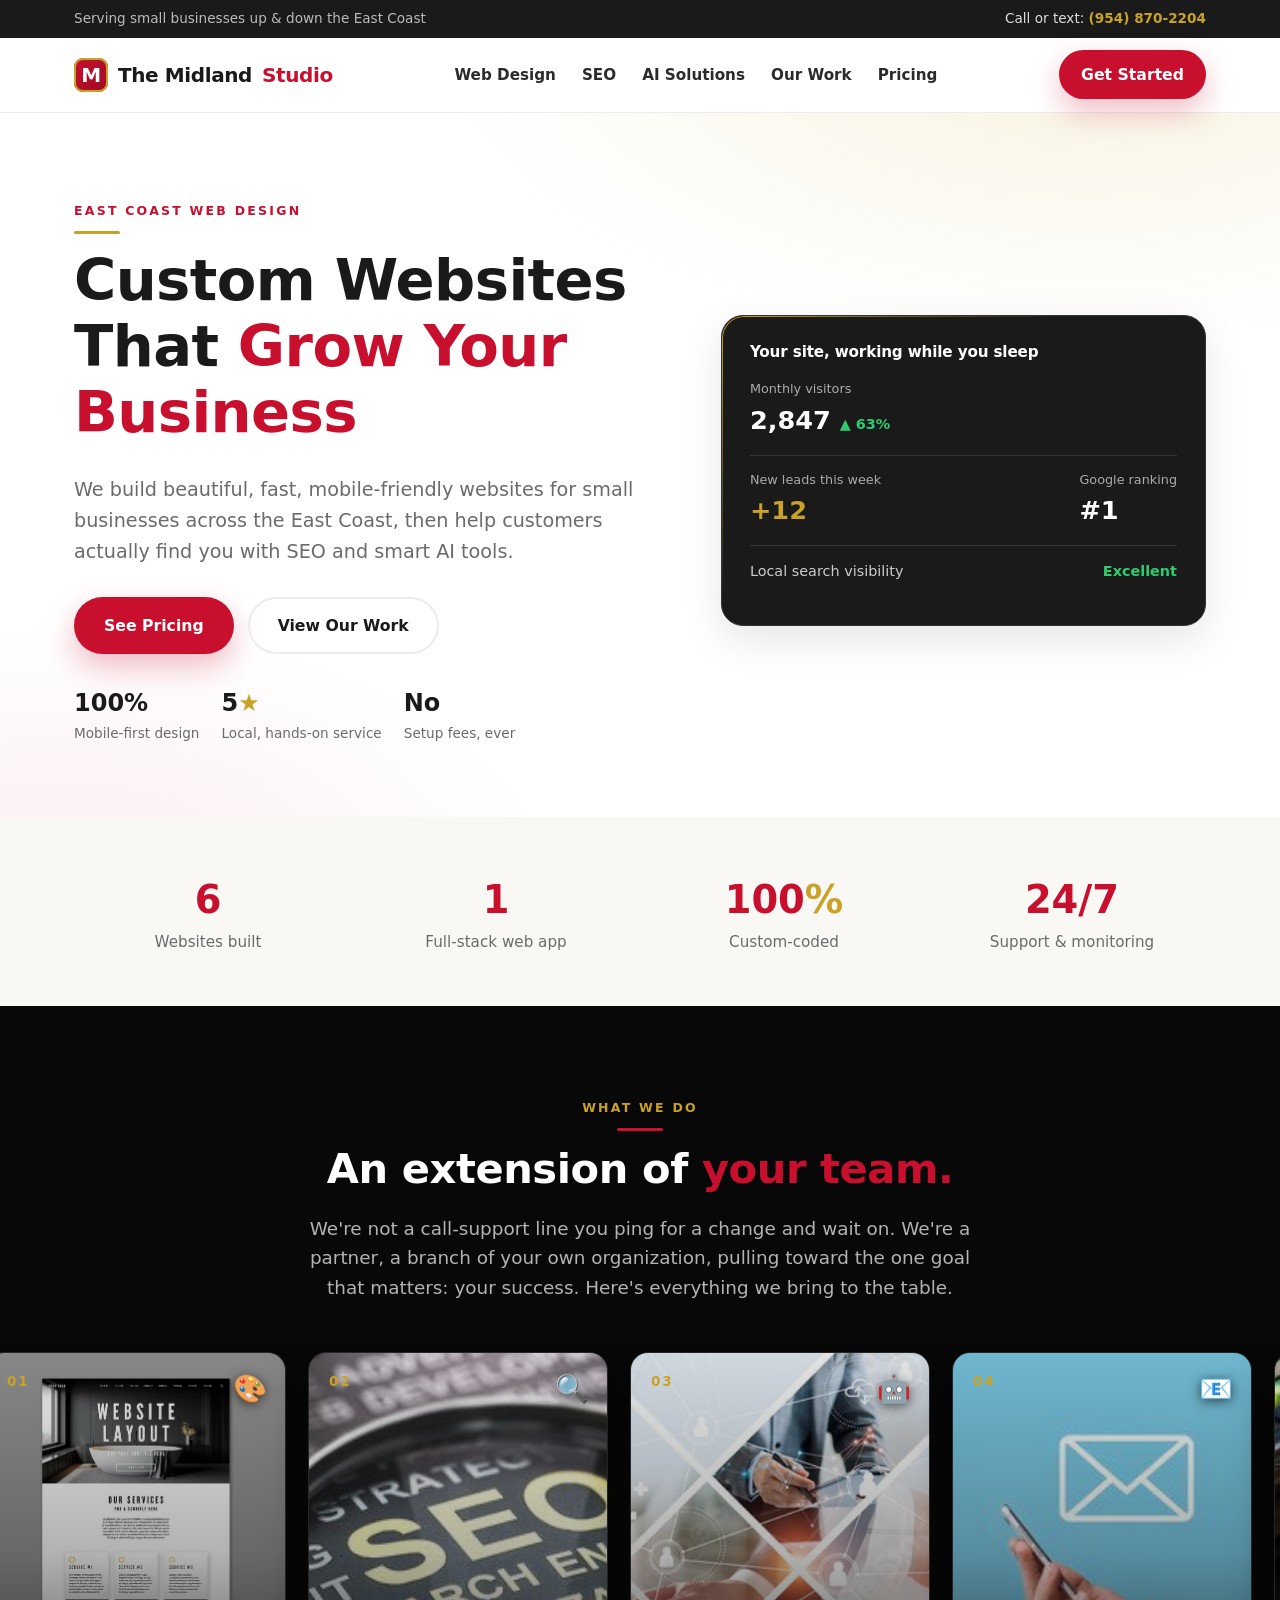
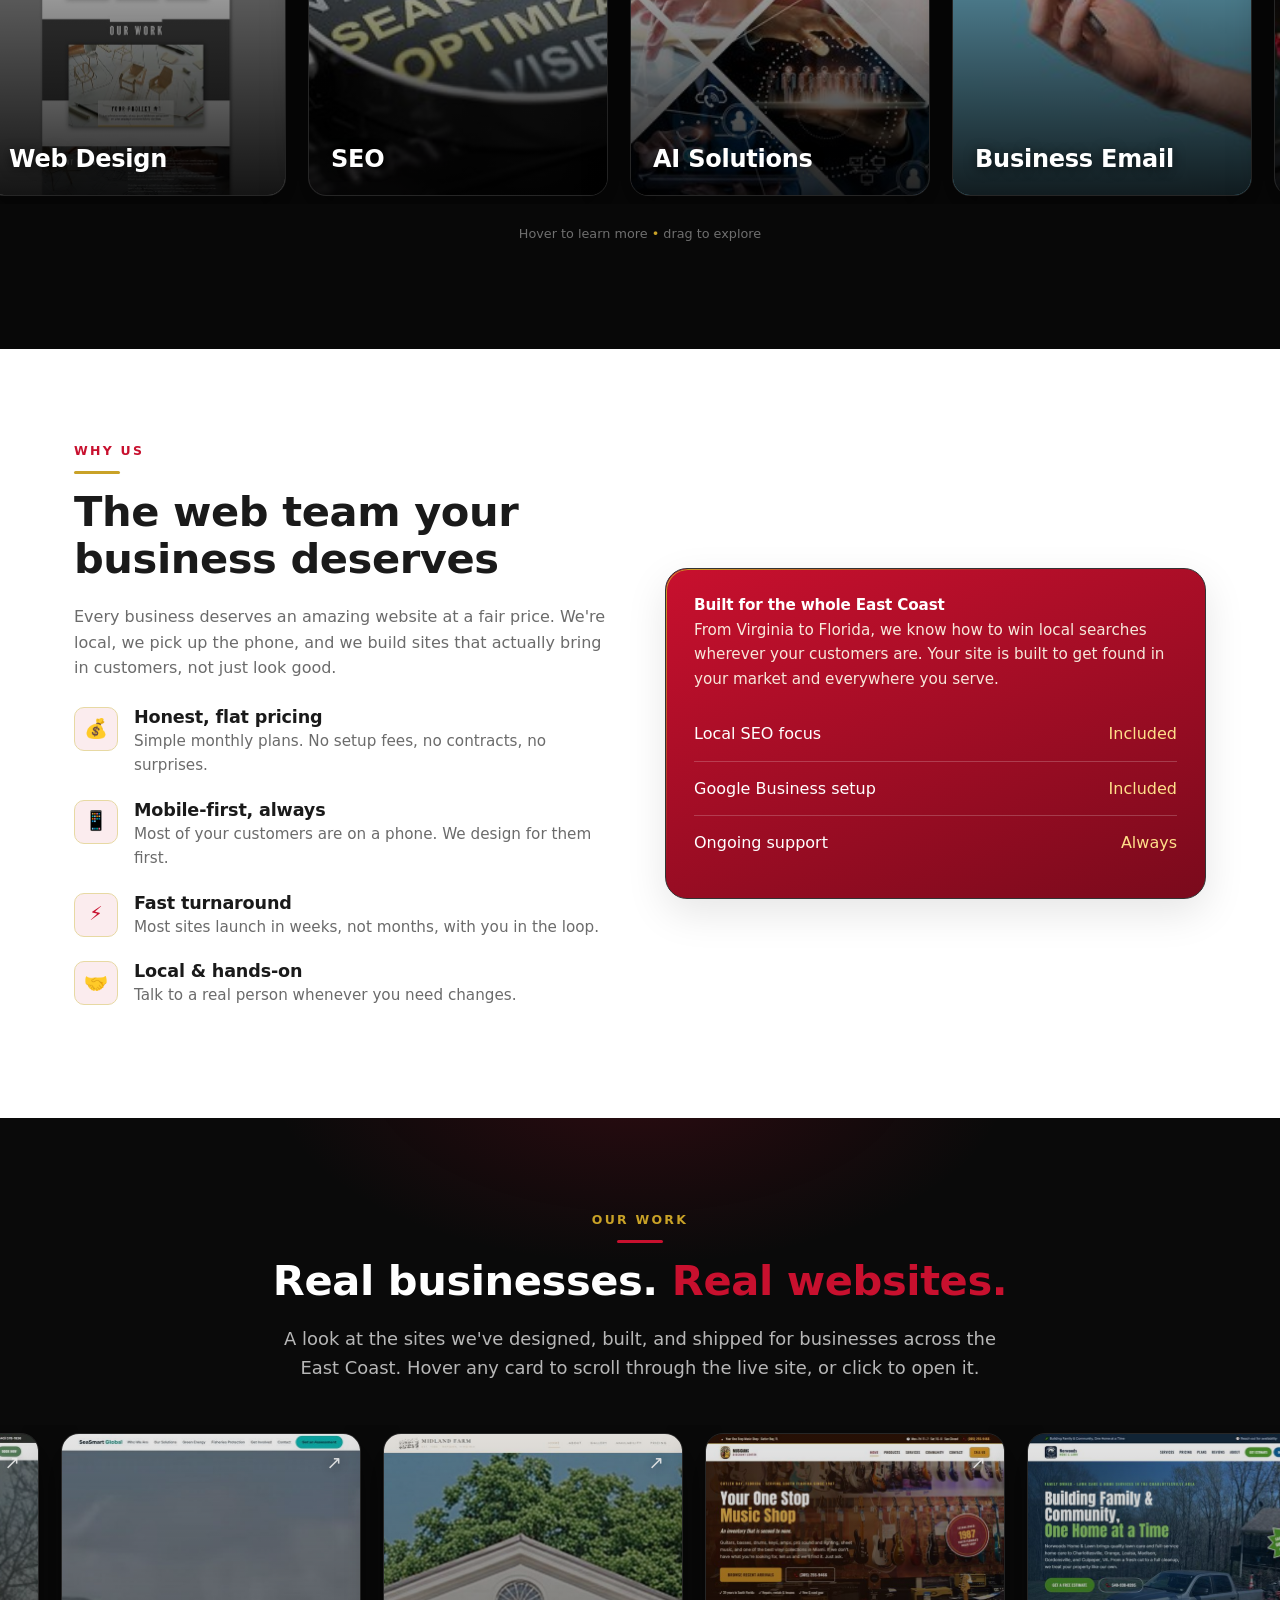
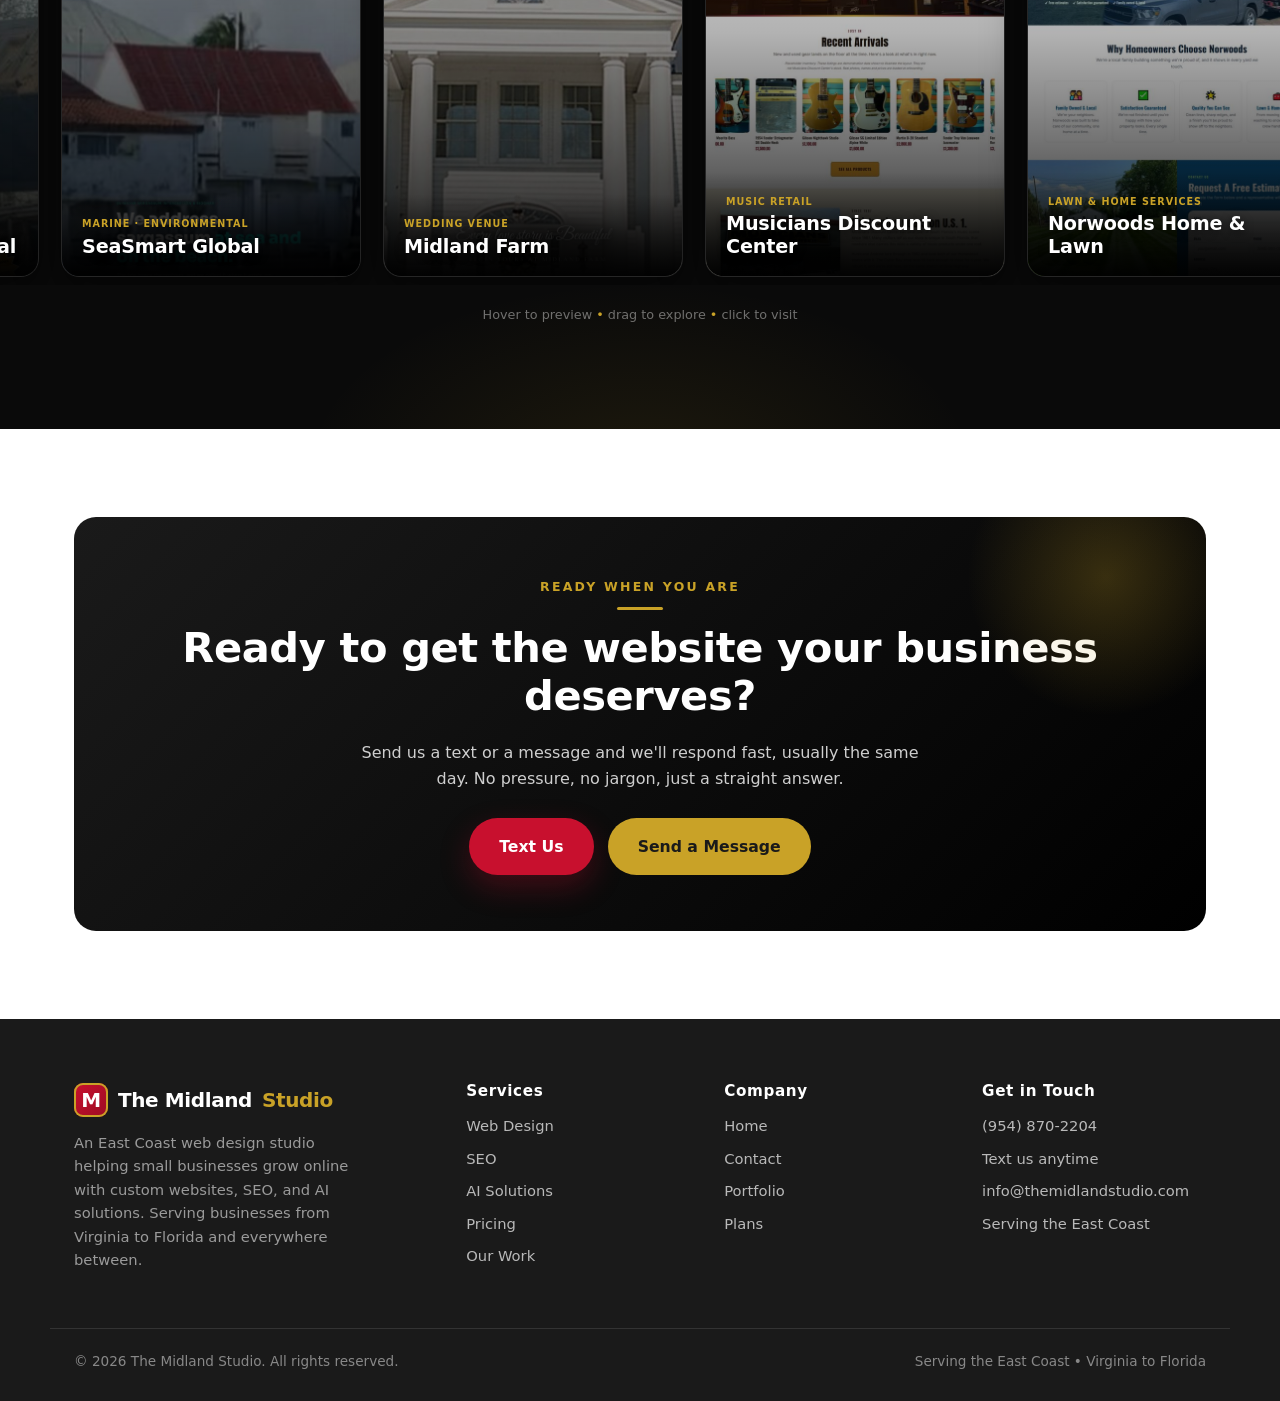
<file: index.html>
<!doctype html>
<html lang="en">
<head>
  <meta charset="utf-8">
  <meta name="viewport" content="width=device-width, initial-scale=1">
  <title>The Midland Studio — East Coast Web Design</title>
  <meta name="description" content="Custom websites, SEO, and AI solutions for small businesses across the East Coast. Beautiful, fast, mobile-friendly sites that grow your business.">
  <link rel="stylesheet" href="styles.css">
</head>
<body>

  <!-- Top bar -->
  <div class="topbar">
    <div class="wrap">
      <span class="tag">Serving small businesses up &amp; down the East Coast</span>
      <span>Call or text: <a href="tel:+19548702204">(954) 870-2204</a></span>
    </div>
  </div>

  <!-- Nav -->
  <header class="nav">
    <div class="wrap">
      <a class="brand" href="index.html"><span class="mark">M</span> The Midland <b>Studio</b></a>
      <ul class="menu">
        <li><a href="#services">Web Design</a></li>
        <li><a href="seo.html">SEO</a></li>
        <li><a href="ai-services.html">AI Solutions</a></li>
        <li><a href="#work">Our Work</a></li>
        <li><a href="pricing.html">Pricing</a></li>
      </ul>
      <a href="pricing.html#request" class="btn btn-primary">Get Started</a>
      <button class="menu-toggle" aria-label="Menu" onclick="document.querySelector('.menu').classList.toggle('open')">☰</button>
    </div>
  </header>

  <!-- Hero -->
  <section class="hero">
    <div class="wrap hero-grid">
      <div>
        <span class="eyebrow eyebrow--left">East Coast Web Design</span>
        <h1>Custom Websites That <span>Grow Your Business</span></h1>
        <p class="sub">We build beautiful, fast, mobile-friendly websites for small businesses across the East Coast, then help customers actually find you with SEO and smart AI tools.</p>
        <div class="hero-cta">
          <a href="pricing.html" class="btn btn-primary">See Pricing</a>
          <a href="#work" class="btn btn-ghost">View Our Work</a>
        </div>
        <div class="hero-badges">
          <div><b>100%</b> Mobile-first design</div>
          <div><b>5<em>★</em></b> Local, hands-on service</div>
          <div><b>No</b> Setup fees, ever</div>
        </div>
      </div>

      <!-- Live-stats style card -->
      <div class="hero-card">
        <h4>Your site, working while you sleep</h4>
        <div class="row">
          <div>
            <div style="font-size:.8rem;color:#aaa">Monthly visitors</div>
            <div class="big">2,847 <span class="up">▲ 63%</span></div>
          </div>
          <div class="hero-bars"><i style="height:40%"></i><i style="height:55%"></i><i style="height:48%"></i><i style="height:70%"></i><i style="height:85%"></i><i style="height:100%"></i></div>
        </div>
        <div class="row">
          <div><div style="font-size:.8rem;color:#aaa">New leads this week</div><div class="big g">+12</div></div>
          <div><div style="font-size:.8rem;color:#aaa">Google ranking</div><div class="big">#1</div></div>
        </div>
        <div class="row"><span style="color:#ccc;font-size:.9rem">Local search visibility</span><span class="up">Excellent</span></div>
      </div>
    </div>
  </section>

  <!-- Counters -->
  <section class="section section--soft" style="padding:52px 0;">
    <div class="wrap counters">
      <div><div class="num">6</div><div class="lbl">Websites built</div></div>
      <div><div class="num">1</div><div class="lbl">Full-stack web app</div></div>
      <div><div class="num">100<em>%</em></div><div class="lbl">Custom-coded</div></div>
      <div><div class="num">24/7</div><div class="lbl">Support &amp; monitoring</div></div>
    </div>
  </section>

  <!-- What We Do — service marquee -->
  <section class="section svc" id="services">
    <div class="wrap center">
      <span class="eyebrow">What We Do</span>
      <h2>An extension of <em>your team.</em></h2>
      <p class="lead">We're not a call-support line you ping for a change and wait on. We're a partner, a branch of your own organization, pulling toward the one goal that matters: your success. Here's everything we bring to the table.</p>
    </div>
    <div class="svc-marquee" data-dir="1">
      <div class="svc-track">
        <div class="svc-card" style="--bg:url(images/services/web-design.jpg);--pos:top center">
          <div class="svc-media"></div><div class="svc-num">01</div><div class="svc-ico">🎨</div>
          <h3 class="svc-title">Web Design</h3>
          <div class="svc-desc"><div><h3>Web Design</h3><p>Custom, mobile-friendly websites that turn visitors into paying customers, built to load fast and look sharp on every device.</p></div></div>
        </div>
        <div class="svc-card" style="--bg:url(images/services/seo.jpg);--pos:65% center">
          <div class="svc-media"></div><div class="svc-num">02</div><div class="svc-ico">🔍</div>
          <h3 class="svc-title">SEO</h3>
          <div class="svc-desc"><div><h3>SEO</h3><p>Get found on Google. We optimize your site so nearby customers find you first, with local SEO, Google Business Profile, and content that ranks.</p></div></div>
        </div>
        <div class="svc-card" style="--bg:url(images/services/ai-solutions.jpg)">
          <div class="svc-media"></div><div class="svc-num">03</div><div class="svc-ico">🤖</div>
          <h3 class="svc-title">AI Solutions</h3>
          <div class="svc-desc"><div><h3>AI Solutions</h3><p>Chatbots, automation, and AI tools that answer customers 24/7 and cut the busywork out of your week.</p></div></div>
        </div>
        <div class="svc-card" style="--bg:url(images/services/business-email.jpg);--pos:90% center">
          <div class="svc-media"></div><div class="svc-num">04</div><div class="svc-ico">📧</div>
          <h3 class="svc-title">Business Email</h3>
          <div class="svc-desc"><div><h3>Business Email</h3><p>Professional email on your own domain with Google Workspace, set up and managed so you look established from day one.</p></div></div>
        </div>
        <div class="svc-card" style="--bg:url(images/services/local-listings.jpg);--pos:63% center">
          <div class="svc-media"></div><div class="svc-num">05</div><div class="svc-ico">📍</div>
          <h3 class="svc-title">Local Listings</h3>
          <div class="svc-desc"><div><h3>Local Listings</h3><p>Google Business Profile, Maps, and directory setup so you show up when neighbors search for what you offer.</p></div></div>
        </div>
        <div class="svc-card" style="--bg:url(images/services/e-commerce.jpg)">
          <div class="svc-media"></div><div class="svc-num">06</div><div class="svc-ico">🛒</div>
          <h3 class="svc-title">E-Commerce</h3>
          <div class="svc-desc"><div><h3>E-Commerce</h3><p>Sell products or take bookings online with a secure, easy-to-manage store wired straight into your site.</p></div></div>
        </div>
        <div class="svc-card" style="--bg:url(images/services/app-development.jpg)">
          <div class="svc-media"></div><div class="svc-num">07</div><div class="svc-ico">📱</div>
          <h3 class="svc-title">App Development</h3>
          <div class="svc-desc"><div><h3>App Development</h3><p>Full-stack web and mobile apps, from real-time databases and user accounts to installable progressive web apps, built to scale.</p></div></div>
        </div>
      </div>
    </div>
    <p class="svc-hint">Hover to learn more <span>&bull;</span> drag to explore</p>
  </section>

  <!-- Why us -->
  <section class="section">
    <div class="wrap why">
      <div>
        <span class="eyebrow eyebrow--left">Why Us</span>
        <h2>The web team your business deserves</h2>
        <p style="color:var(--muted)">Every business deserves an amazing website at a fair price. We're local, we pick up the phone, and we build sites that actually bring in customers, not just look good.</p>
        <div style="margin-top:26px">
          <div class="feat"><div class="fico">💰</div><div><h3>Honest, flat pricing</h3><p>Simple monthly plans. No setup fees, no contracts, no surprises.</p></div></div>
          <div class="feat"><div class="fico">📱</div><div><h3>Mobile-first, always</h3><p>Most of your customers are on a phone. We design for them first.</p></div></div>
          <div class="feat"><div class="fico">⚡</div><div><h3>Fast turnaround</h3><p>Most sites launch in weeks, not months, with you in the loop.</p></div></div>
          <div class="feat"><div class="fico">🤝</div><div><h3>Local &amp; hands-on</h3><p>Talk to a real person whenever you need changes.</p></div></div>
        </div>
      </div>
      <div class="hero-card" style="background:linear-gradient(160deg,#c8102e,#7a0a1c);">
        <h4 style="color:#fff">Built for the whole East Coast</h4>
        <p style="color:#ffe;opacity:.9;font-size:.95rem">From Virginia to Florida, we know how to win local searches wherever your customers are. Your site is built to get found in your market and everywhere you serve.</p>
        <div class="row" style="border-color:#ffffff33"><span>Local SEO focus</span><span class="g" style="color:#ffe08a">Included</span></div>
        <div class="row" style="border-color:#ffffff33"><span>Google Business setup</span><span class="g" style="color:#ffe08a">Included</span></div>
        <div class="row" style="border-color:transparent"><span>Ongoing support</span><span class="g" style="color:#ffe08a">Always</span></div>
      </div>
    </div>
  </section>

  <!-- Our Work / Growth Partner -->
  <section class="section partner" id="work">
    <div class="wrap center">
      <span class="eyebrow">Our Work</span>
      <h2>Real businesses. <em>Real websites.</em></h2>
      <p class="partner-copy">A look at the sites we've designed, built, and shipped for businesses across the East Coast. Hover any card to scroll through the live site, or click to open it.</p>
    </div>
    <div class="svc-marquee" data-dir="-1">
      <div class="svc-track">
        <a class="svc-card work" href="https://seasmart-global.pages.dev" target="_blank" rel="noopener" style="--bg:url(images/work/seasmart.jpg);--pos:center top">
          <div class="svc-media"></div><div class="svc-ico">↗</div>
          <div class="wk-cap"><span class="wk-k">Marine · Environmental</span><span class="wk-t">SeaSmart Global</span></div>
        </a>
        <a class="svc-card work" href="https://midland-farm.pages.dev" target="_blank" rel="noopener" style="--bg:url(images/work/midland-farm.jpg);--pos:center top">
          <div class="svc-media"></div><div class="svc-ico">↗</div>
          <div class="wk-cap"><span class="wk-k">Wedding Venue</span><span class="wk-t">Midland Farm</span></div>
        </a>
        <a class="svc-card work" href="https://musicians-discount-center.pages.dev" target="_blank" rel="noopener" style="--bg:url(images/work/musicians.jpg);--pos:center top">
          <div class="svc-media"></div><div class="svc-ico">↗</div>
          <div class="wk-cap"><span class="wk-k">Music Retail</span><span class="wk-t">Musicians Discount Center</span></div>
        </a>
        <a class="svc-card work" href="https://norwoods-home-and-lawn.pages.dev" target="_blank" rel="noopener" style="--bg:url(images/work/norwoods.jpg);--pos:center top">
          <div class="svc-media"></div><div class="svc-ico">↗</div>
          <div class="wk-cap"><span class="wk-k">Lawn &amp; Home Services</span><span class="wk-t">Norwoods Home &amp; Lawn</span></div>
        </a>
        <a class="svc-card work" href="https://big-valley-junk-removal.pages.dev" target="_blank" rel="noopener" style="--bg:url(images/work/big-valley.jpg);--pos:center top">
          <div class="svc-media"></div><div class="svc-ico">↗</div>
          <div class="wk-cap"><span class="wk-k">Junk Removal</span><span class="wk-t">Big Valley Junk Removal</span></div>
        </a>
      </div>
    </div>
    <p class="svc-hint">Hover to preview <span>&bull;</span> drag to explore <span>&bull;</span> click to visit</p>
  </section>

  <!-- Final CTA -->
  <section class="section" id="contact">
    <div class="wrap">
      <div class="cta-band">
        <span class="eyebrow" style="color:var(--gold)">Ready When You Are</span>
        <h2>Ready to get the website your business deserves?</h2>
        <p>Send us a text or a message and we'll respond fast, usually the same day. No pressure, no jargon, just a straight answer.</p>
        <div style="display:flex;gap:14px;justify-content:center;flex-wrap:wrap">
          <a href="sms:+19548702204" class="btn btn-primary">Text Us</a>
          <a href="pricing.html#request" class="btn btn-gold">Send a Message</a>
        </div>
      </div>
    </div>
  </section>

  <!-- Footer -->
  <footer class="site">
    <div class="wrap foot-grid">
      <div>
        <div class="brand"><span class="mark">M</span> The Midland <b>Studio</b></div>
        <p class="foot-about">An East Coast web design studio helping small businesses grow online with custom websites, SEO, and AI solutions. Serving businesses from Virginia to Florida and everywhere between.</p>
      </div>
      <div>
        <h4>Services</h4>
        <a href="#services">Web Design</a>
        <a href="seo.html">SEO</a>
        <a href="ai-services.html">AI Solutions</a>
        <a href="pricing.html">Pricing</a>
        <a href="#work">Our Work</a>
      </div>
      <div>
        <h4>Company</h4>
        <a href="index.html">Home</a>
        <a href="#contact">Contact</a>
        <a href="#work">Portfolio</a>
        <a href="pricing.html">Plans</a>
      </div>
      <div>
        <h4>Get in Touch</h4>
        <a href="tel:+19548702204">(954) 870-2204</a>
        <a href="sms:+19548702204">Text us anytime</a>
        <a href="mailto:info@themidlandstudio.com">info@themidlandstudio.com</a>
        <a href="#">Serving the East Coast</a>
      </div>
    </div>
    <div class="wrap foot-bottom">
      <span>© 2026 The Midland Studio. All rights reserved.</span>
      <span>Serving the East Coast • Virginia to Florida</span>
    </div>
  </footer>

  <!-- Marquees: auto-scroll (opposite directions), pause on hover, drag to explore -->
  <script>
  (function () {
    var reduce = window.matchMedia && window.matchMedia('(prefers-reduced-motion: reduce)').matches;
    document.querySelectorAll('.svc-marquee').forEach(function (m) {
      var track = m.querySelector('.svc-track');
      if (!track) return;
      track.insertAdjacentHTML('beforeend', track.innerHTML); // duplicate for a seamless loop
      m.querySelectorAll('a').forEach(function (a) { a.setAttribute('draggable', 'false'); });
      m.addEventListener('dragstart', function (e) { e.preventDefault(); }); // stop native link-drag so drag-to-scroll works
      var dir = parseFloat(m.getAttribute('data-dir') || '1');
      var half = track.scrollWidth / 2;
      var pos = dir < 0 ? half : 0;            // keep our own float position; never read back the rounded scrollLeft
      m.scrollLeft = pos;
      window.addEventListener('resize', function(){ half = track.scrollWidth / 2; });
      var auto = true, hover = false, down = false, sx = 0, sl = 0, moved = false;
      function tick(){
        if (auto && !reduce){
          pos += dir * 0.5;
          if (pos >= half) pos -= half;
          else if (pos < 0) pos += half;
          m.scrollLeft = pos;
        }
        requestAnimationFrame(tick);
      }
      requestAnimationFrame(tick);
      m.addEventListener('pointerenter', function(){ hover = true; auto = false; });
      m.addEventListener('pointerleave', function(){ hover = false; if (!down) auto = true; });
      m.addEventListener('pointerdown', function(e){ down = true; moved = false; auto = false; sx = e.clientX; sl = m.scrollLeft; m.classList.add('is-grabbing'); });
      window.addEventListener('pointermove', function(e){ if (!down) return; var dx = e.clientX - sx; if (Math.abs(dx) > 4) moved = true; pos = sl - dx; m.scrollLeft = pos; });
      window.addEventListener('pointerup', function(){ if (!down) return; down = false; pos = m.scrollLeft; m.classList.remove('is-grabbing'); auto = !hover; });
      m.addEventListener('click', function(e){ if (moved) e.preventDefault(); }, true); // don't click a link after a drag
    });
    // close the mobile menu when a nav link is tapped
    document.querySelectorAll('.menu a').forEach(function (a) {
      a.addEventListener('click', function () { document.querySelector('.menu').classList.remove('open'); });
    });
  })();
  </script>

</body>
</html>
</file>
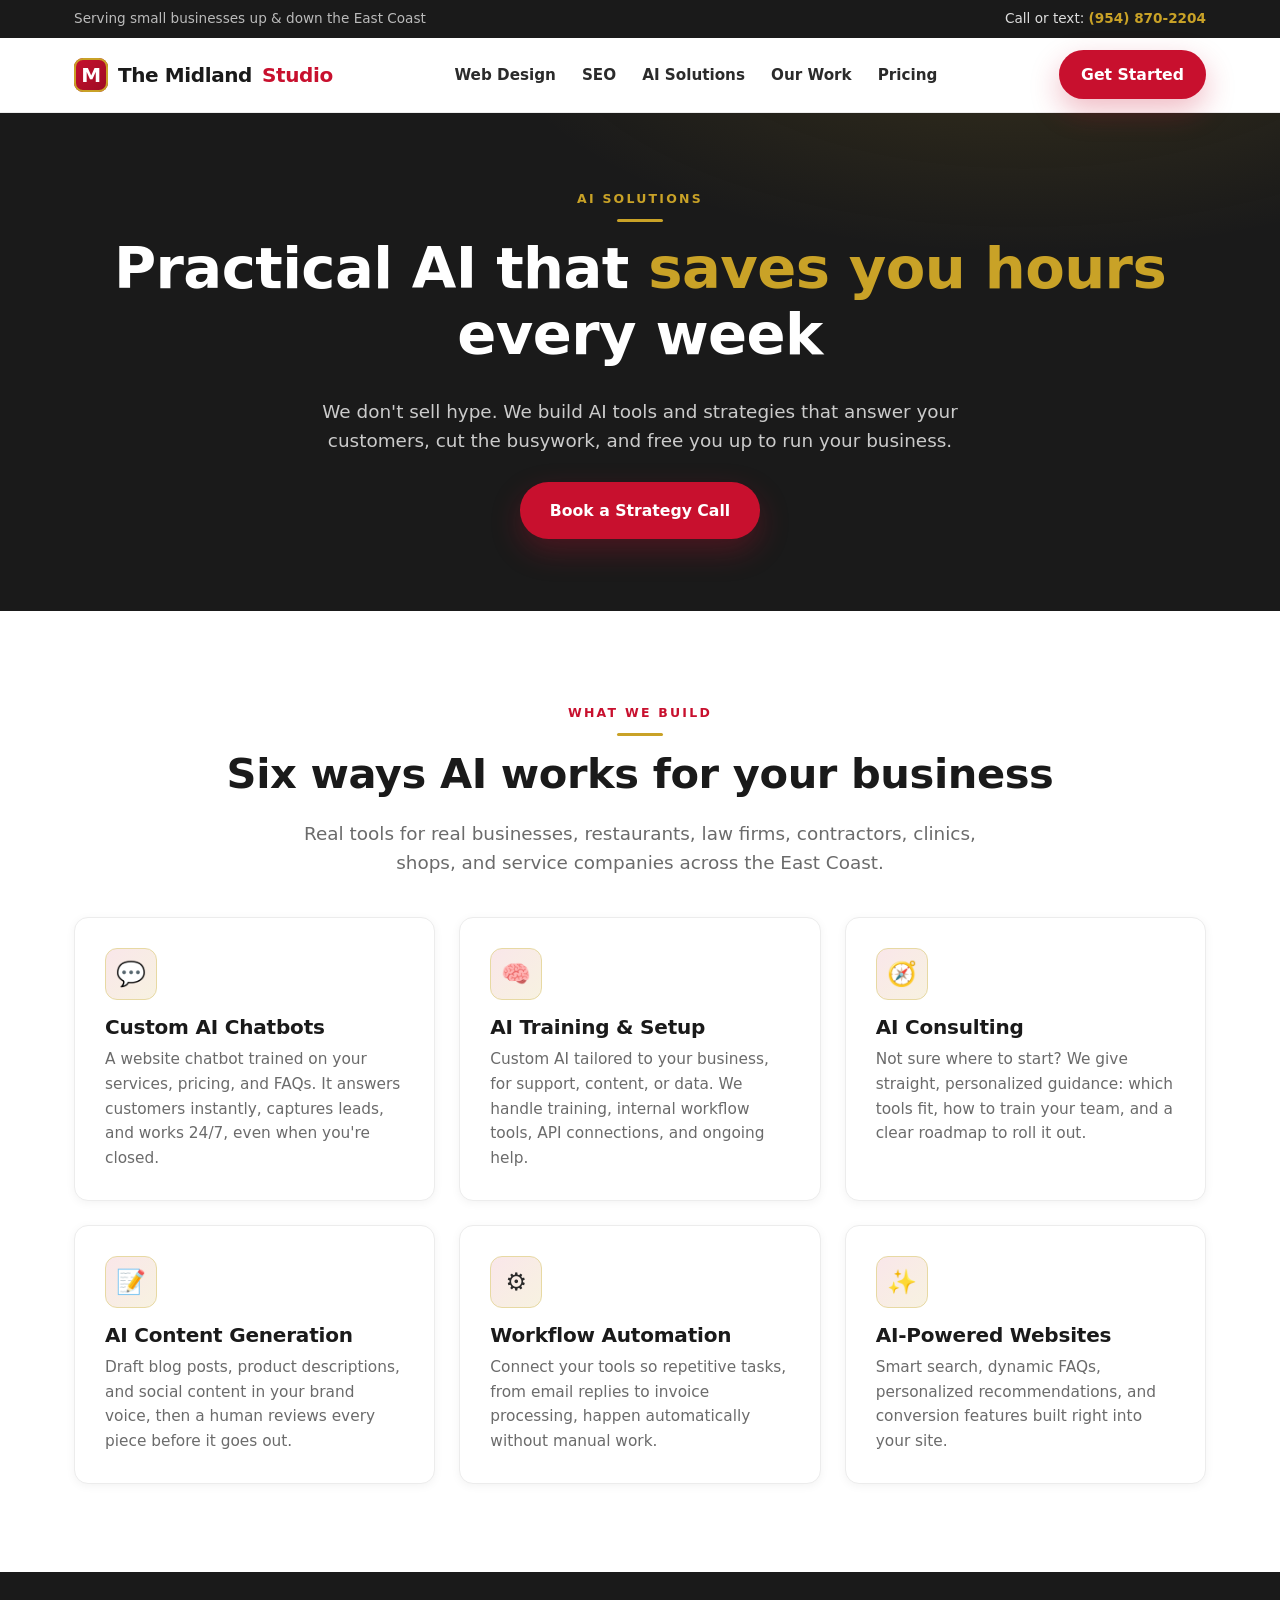
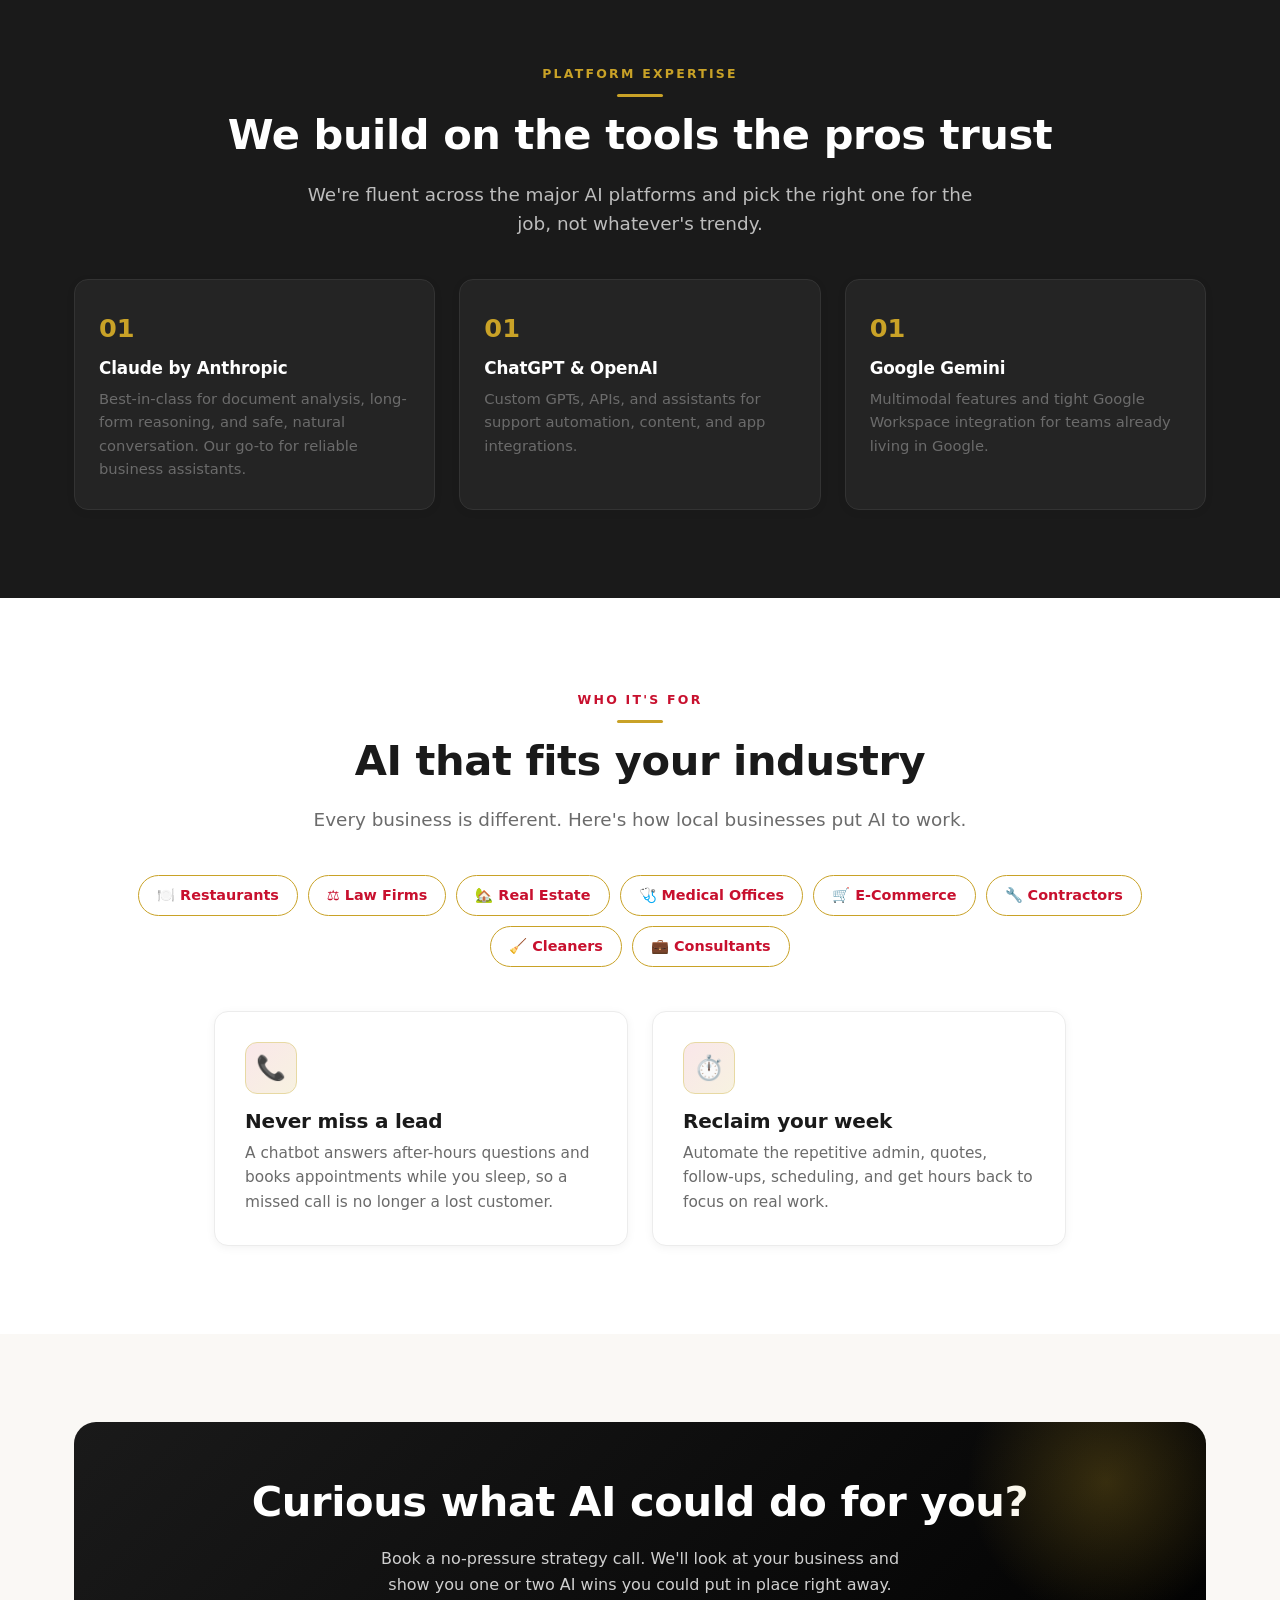
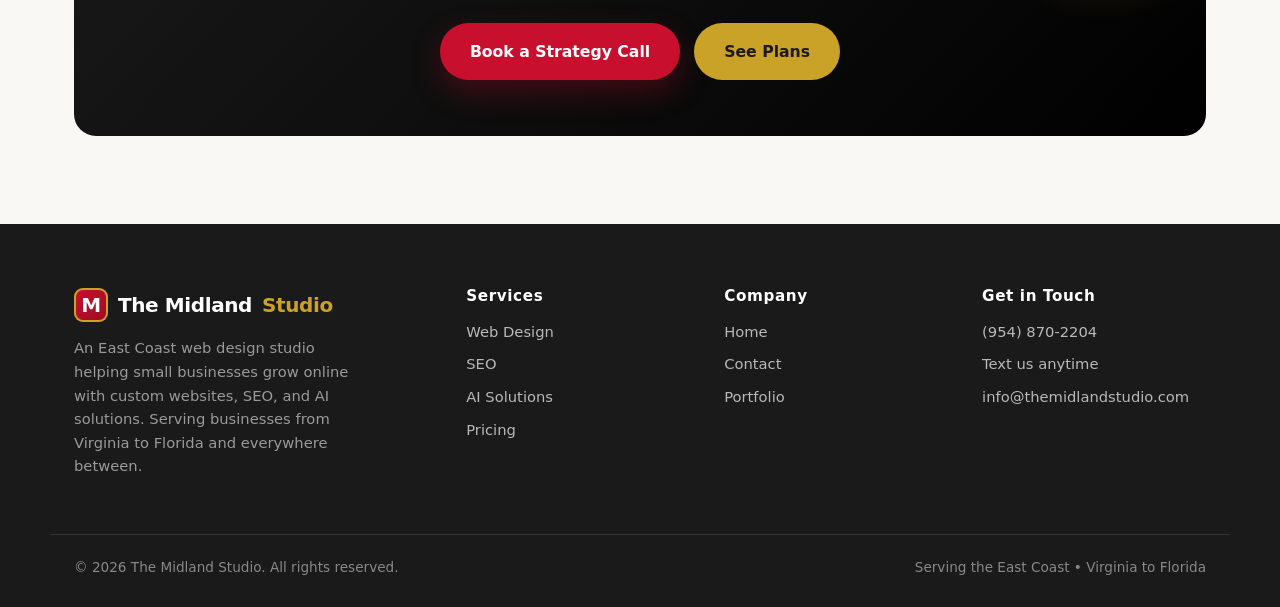
<file: ai-services.html>
<!doctype html>
<html lang="en">
<head>
  <meta charset="utf-8">
  <meta name="viewport" content="width=device-width, initial-scale=1">
  <title>AI Solutions — The Midland Studio</title>
  <meta name="description" content="Practical AI for small businesses: custom chatbots, workflow automation, AI content, and AI-powered websites. Built to save you hours every week.">
  <link rel="stylesheet" href="styles.css">
</head>
<body>

  <div class="topbar">
    <div class="wrap">
      <span class="tag">Serving small businesses up &amp; down the East Coast</span>
      <span>Call or text: <a href="tel:+19548702204">(954) 870-2204</a></span>
    </div>
  </div>

  <header class="nav">
    <div class="wrap">
      <a class="brand" href="index.html"><span class="mark">M</span> The Midland <b>Studio</b></a>
      <ul class="menu">
        <li><a href="index.html#services">Web Design</a></li>
        <li><a href="seo.html">SEO</a></li>
        <li><a href="ai-services.html">AI Solutions</a></li>
        <li><a href="index.html#work">Our Work</a></li>
        <li><a href="pricing.html">Pricing</a></li>
      </ul>
      <a href="index.html#contact" class="btn btn-primary">Get Started</a>
      <button class="menu-toggle" aria-label="Menu" onclick="document.querySelector('.menu').classList.toggle('open')">☰</button>
    </div>
  </header>

  <section class="page-hero">
    <div class="wrap">
      <span class="eyebrow" style="color:var(--gold)">AI Solutions</span>
      <h1>Practical AI that <span>saves you hours</span> every week</h1>
      <p>We don't sell hype. We build AI tools and strategies that answer your customers, cut the busywork, and free you up to run your business.</p>
      <div style="margin-top:26px"><a href="index.html#contact" class="btn btn-primary">Book a Strategy Call</a></div>
    </div>
  </section>

  <!-- Services -->
  <section class="section">
    <div class="wrap center">
      <span class="eyebrow">What We Build</span>
      <h2>Six ways AI works for your business</h2>
      <p class="lead">Real tools for real businesses, restaurants, law firms, contractors, clinics, shops, and service companies across the East Coast.</p>
    </div>
    <div class="wrap grid grid-3">
      <div class="card"><div class="ico">💬</div><h3>Custom AI Chatbots</h3><p>A website chatbot trained on your services, pricing, and FAQs. It answers customers instantly, captures leads, and works 24/7, even when you're closed.</p></div>
      <div class="card"><div class="ico">🧠</div><h3>AI Training &amp; Setup</h3><p>Custom AI tailored to your business, for support, content, or data. We handle training, internal workflow tools, API connections, and ongoing help.</p></div>
      <div class="card"><div class="ico">🧭</div><h3>AI Consulting</h3><p>Not sure where to start? We give straight, personalized guidance: which tools fit, how to train your team, and a clear roadmap to roll it out.</p></div>
      <div class="card"><div class="ico">📝</div><h3>AI Content Generation</h3><p>Draft blog posts, product descriptions, and social content in your brand voice, then a human reviews every piece before it goes out.</p></div>
      <div class="card"><div class="ico">⚙️</div><h3>Workflow Automation</h3><p>Connect your tools so repetitive tasks, from email replies to invoice processing, happen automatically without manual work.</p></div>
      <div class="card"><div class="ico">✨</div><h3>AI-Powered Websites</h3><p>Smart search, dynamic FAQs, personalized recommendations, and conversion features built right into your site.</p></div>
    </div>
  </section>

  <!-- Platforms -->
  <section class="section section--dark">
    <div class="wrap center">
      <span class="eyebrow" style="color:var(--gold)">Platform Expertise</span>
      <h2>We build on the tools the pros trust</h2>
      <p class="lead">We're fluent across the major AI platforms and pick the right one for the job, not whatever's trendy.</p>
    </div>
    <div class="wrap grid grid-3">
      <div class="step"><h3>Claude by Anthropic</h3><p>Best-in-class for document analysis, long-form reasoning, and safe, natural conversation. Our go-to for reliable business assistants.</p></div>
      <div class="step"><h3>ChatGPT &amp; OpenAI</h3><p>Custom GPTs, APIs, and assistants for support automation, content, and app integrations.</p></div>
      <div class="step"><h3>Google Gemini</h3><p>Multimodal features and tight Google Workspace integration for teams already living in Google.</p></div>
    </div>
  </section>

  <!-- Use cases -->
  <section class="section">
    <div class="wrap center">
      <span class="eyebrow">Who It's For</span>
      <h2>AI that fits your industry</h2>
      <p class="lead">Every business is different. Here's how local businesses put AI to work.</p>
    </div>
    <div class="wrap tag-list">
      <span class="chip gold">🍽️ Restaurants</span>
      <span class="chip gold">⚖️ Law Firms</span>
      <span class="chip gold">🏡 Real Estate</span>
      <span class="chip gold">🩺 Medical Offices</span>
      <span class="chip gold">🛒 E-Commerce</span>
      <span class="chip gold">🔧 Contractors</span>
      <span class="chip gold">🧹 Cleaners</span>
      <span class="chip gold">💼 Consultants</span>
    </div>
    <div class="wrap grid grid-2" style="margin-top:44px;max-width:900px;margin-left:auto;margin-right:auto;">
      <div class="card"><div class="ico">📞</div><h3>Never miss a lead</h3><p>A chatbot answers after-hours questions and books appointments while you sleep, so a missed call is no longer a lost customer.</p></div>
      <div class="card"><div class="ico">⏱️</div><h3>Reclaim your week</h3><p>Automate the repetitive admin, quotes, follow-ups, scheduling, and get hours back to focus on real work.</p></div>
    </div>
  </section>

  <section class="section section--soft">
    <div class="wrap">
      <div class="cta-band">
        <h2>Curious what AI could do for you?</h2>
        <p>Book a no-pressure strategy call. We'll look at your business and show you one or two AI wins you could put in place right away.</p>
        <div style="display:flex;gap:14px;justify-content:center;flex-wrap:wrap">
          <a href="mailto:info@themidlandstudio.com" class="btn btn-primary">Book a Strategy Call</a>
          <a href="pricing.html" class="btn btn-gold">See Plans</a>
        </div>
      </div>
    </div>
  </section>

  <footer class="site">
    <div class="wrap foot-grid">
      <div>
        <div class="brand"><span class="mark">M</span> The Midland <b>Studio</b></div>
        <p class="foot-about">An East Coast web design studio helping small businesses grow online with custom websites, SEO, and AI solutions. Serving businesses from Virginia to Florida and everywhere between.</p>
      </div>
      <div><h4>Services</h4><a href="index.html#services">Web Design</a><a href="seo.html">SEO</a><a href="ai-services.html">AI Solutions</a><a href="pricing.html">Pricing</a></div>
      <div><h4>Company</h4><a href="index.html">Home</a><a href="index.html#contact">Contact</a><a href="index.html#work">Portfolio</a></div>
      <div><h4>Get in Touch</h4><a href="tel:+19548702204">(954) 870-2204</a><a href="sms:+19548702204">Text us anytime</a><a href="mailto:info@themidlandstudio.com">info@themidlandstudio.com</a></div>
    </div>
    <div class="wrap foot-bottom"><span>© 2026 The Midland Studio. All rights reserved.</span><span>Serving the East Coast • Virginia to Florida</span></div>
  </footer>

</body>
</html>
</file>
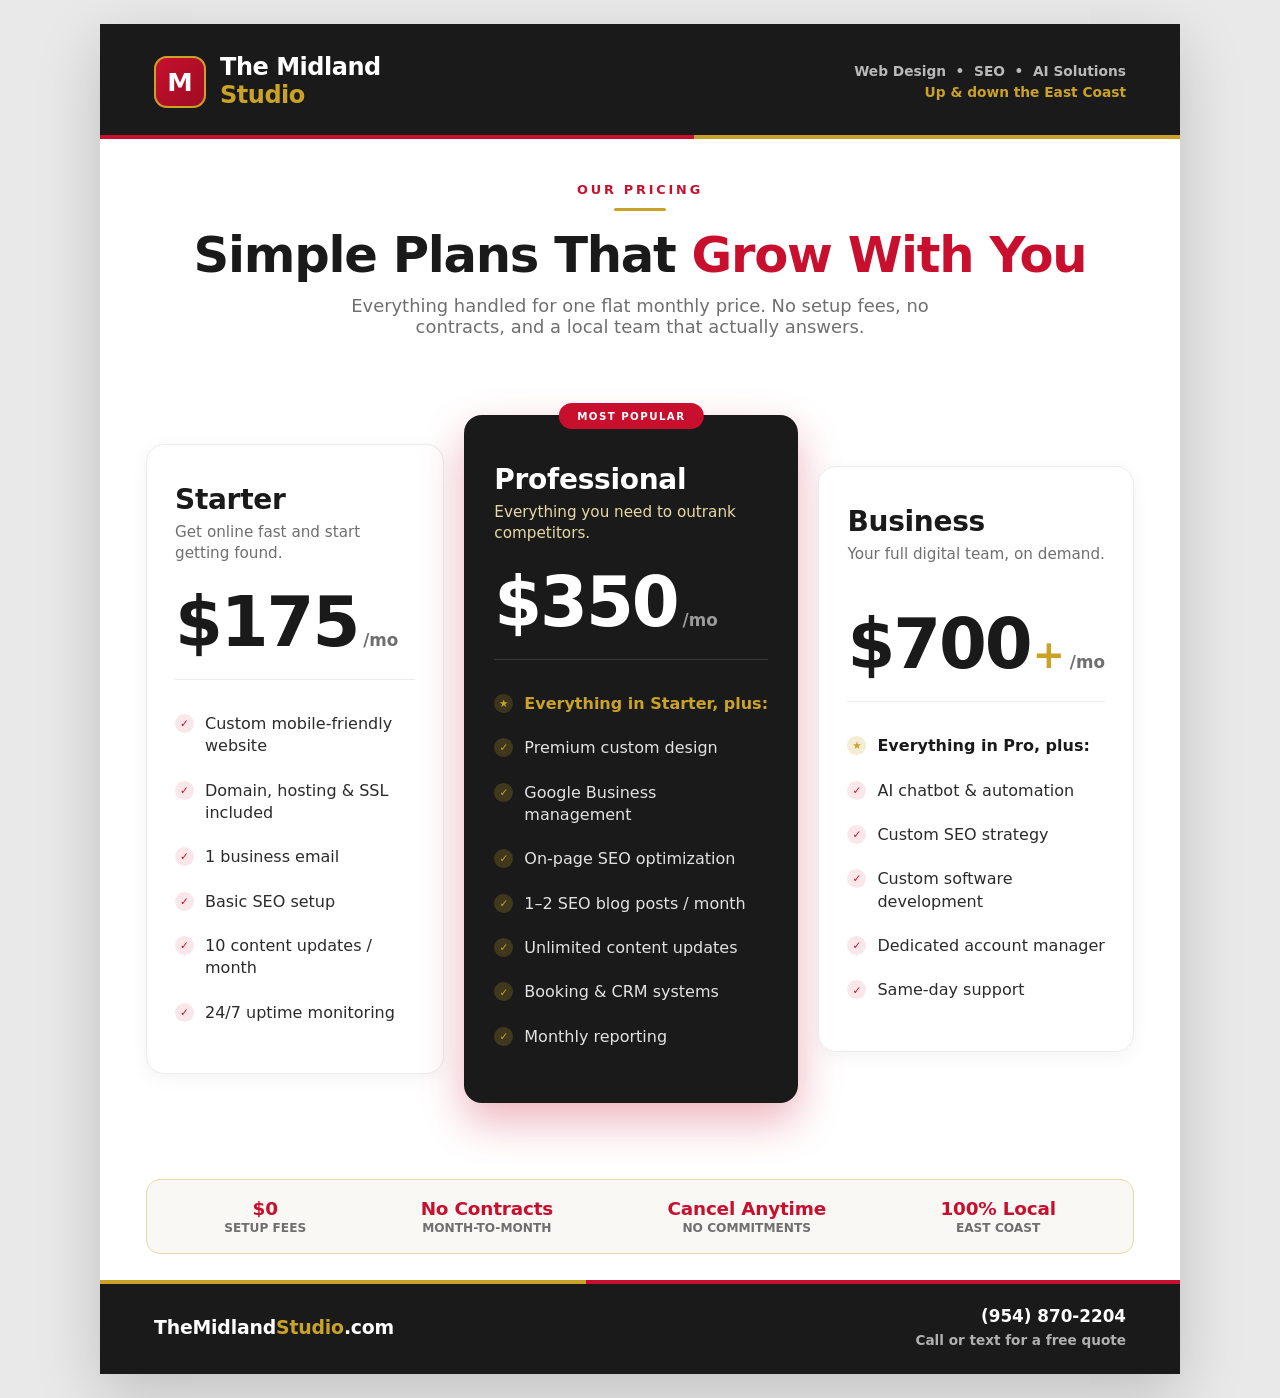
<file: pricing-infographic.html>
<!doctype html>
<html lang="en">
<head>
<meta charset="utf-8">
<title>Pricing Infographic — The Midland Studio</title>
<style>
  /* Self-contained so this file can be emailed/shared on its own.
     Canvas is a fixed 1080x1350 (Instagram/Facebook portrait, also prints clean). */
  :root{
    --red:#c8102e; --red-dark:#9c0c23; --gold:#c9a227; --gold-soft:#e7d9a3;
    --charcoal:#1a1a1a; --ink:#2b2b2b; --muted:#6f6f6f; --line:#ececec; --bg-soft:#faf8f5;
    --font:"Segoe UI",system-ui,-apple-system,Roboto,Helvetica,Arial,sans-serif;
  }
  *{box-sizing:border-box;margin:0;padding:0}
  body{background:#e9e9e9;font-family:var(--font);display:flex;justify-content:center;padding:24px}

  .poster{
    width:1080px;height:1350px;background:#fff;position:relative;overflow:hidden;
    display:flex;flex-direction:column;box-shadow:0 20px 60px rgba(0,0,0,.18);
  }

  /* ---- Header ---- */
  .head{background:var(--charcoal);padding:30px 54px;display:flex;align-items:center;justify-content:space-between;position:relative}
  .head::after{content:"";position:absolute;left:0;right:0;bottom:0;height:4px;
    background:linear-gradient(90deg,var(--red) 0%,var(--red) 55%,var(--gold) 55%,var(--gold) 100%)}
  .logo{display:flex;align-items:center;gap:14px}
  .mark{width:52px;height:52px;border-radius:13px;background:linear-gradient(135deg,var(--red),var(--red-dark));
    display:grid;place-items:center;color:#fff;font-weight:800;font-size:1.6rem;box-shadow:inset 0 0 0 2px var(--gold)}
  .logo-txt{color:#fff;font-weight:800;font-size:1.5rem;letter-spacing:-.02em;line-height:1.15}
  .logo-txt b{color:var(--gold);font-weight:800}
  .head-right{text-align:right;color:#b9b9b9;font-size:.86rem;line-height:1.5;font-weight:600}
  .head-right span{color:var(--gold)}

  /* ---- Title ---- */
  .title{text-align:center;padding:40px 54px 28px}
  .eyebrow{display:inline-block;font-size:.8rem;font-weight:800;letter-spacing:.22em;color:var(--red);text-transform:uppercase}
  .eyebrow::after{content:"";display:block;width:52px;height:3px;background:var(--gold);margin:11px auto 0;border-radius:2px}
  .title h1{font-size:3.1rem;font-weight:800;color:var(--charcoal);letter-spacing:-.025em;margin:18px 0 12px;line-height:1.08}
  .title h1 em{color:var(--red);font-style:normal}
  .title p{color:var(--muted);font-size:1.12rem;max-width:660px;margin:0 auto}

  /* ---- Plans ---- */
  .plans{flex:1;display:grid;grid-template-columns:1fr 1.12fr 1fr;gap:20px;padding:0 46px;align-items:center}
  .plan{background:#fff;border:1px solid var(--line);border-radius:18px;padding:38px 28px;position:relative;
    box-shadow:0 4px 18px rgba(0,0,0,.05)}
  .plan.pop{background:var(--charcoal);border:none;padding:48px 30px 44px;box-shadow:0 18px 44px rgba(200,16,46,.32)}
  .plan.pop::before{content:"MOST POPULAR";position:absolute;top:-12px;left:50%;transform:translateX(-50%);
    background:var(--red);color:#fff;font-size:.64rem;font-weight:800;letter-spacing:.14em;padding:7px 18px;border-radius:999px;white-space:nowrap}

  .plan h2{font-size:1.75rem;font-weight:800;color:var(--charcoal);letter-spacing:-.01em}
  .plan.pop h2{color:#fff}
  .plan .tag{color:var(--muted);font-size:.95rem;margin-top:6px;min-height:46px;line-height:1.4}
  .plan.pop .tag{color:var(--gold-soft)}

  .price{margin:20px 0 8px;display:flex;align-items:baseline;gap:2px}
  .price .amt{font-size:4.3rem;font-weight:800;color:var(--charcoal);letter-spacing:-.03em;line-height:1}
  .plan.pop .price .amt{color:#fff}
  .price .plus{font-size:2.4rem;font-weight:800;color:var(--gold);line-height:1}
  .price .per{font-size:1.05rem;font-weight:700;color:var(--muted);margin-left:3px}
  .plan.pop .price .per{color:#9a9a9a}

  .rule{height:1px;background:var(--line);margin:22px 0}
  .plan.pop .rule{background:#3a3a3a}

  .plan ul{list-style:none}
  .plan li{position:relative;padding:11px 0 11px 30px;font-size:1rem;color:var(--ink);line-height:1.4}
  .plan.pop li{color:#e2e2e2}
  .plan li::before{content:"✓";position:absolute;left:0;top:12px;width:19px;height:19px;border-radius:50%;
    background:rgba(200,16,46,.10);color:var(--red);font-size:.66rem;font-weight:800;display:grid;place-items:center}
  .plan.pop li::before{background:rgba(201,162,39,.22);color:var(--gold)}
  .plan li.hdr{font-weight:800;color:var(--charcoal);padding-left:30px}
  .plan.pop li.hdr{color:var(--gold)}
  .plan li.hdr::before{content:"★";background:rgba(201,162,39,.20);color:var(--gold)}

  /* ---- Guarantee strip ---- */
  .strip{margin:26px 46px 0;background:var(--bg-soft);border:1px solid var(--gold-soft);border-radius:14px;
    padding:18px 26px;display:flex;justify-content:space-around;align-items:center;gap:12px}
  .strip div{text-align:center}
  .strip .k{font-size:1.15rem;font-weight:800;color:var(--red);letter-spacing:-.01em}
  .strip .v{font-size:.76rem;color:var(--muted);font-weight:600;margin-top:2px}

  /* ---- Footer ---- */
  .foot{background:var(--charcoal);margin-top:26px;padding:24px 54px;display:flex;justify-content:space-between;align-items:center;position:relative}
  .foot::before{content:"";position:absolute;left:0;right:0;top:0;height:4px;
    background:linear-gradient(90deg,var(--gold) 0%,var(--gold) 45%,var(--red) 45%,var(--red) 100%)}
  .foot .site{color:#fff;font-weight:800;font-size:1.18rem;letter-spacing:-.01em}
  .foot .site span{color:var(--gold)}
  .foot .contact{text-align:right;color:#b0b0b0;font-size:.85rem;font-weight:600;line-height:1.5}
  .foot .contact b{color:#fff;font-size:1.05rem;display:block}

  /* PDF/print export: one full-bleed US Letter page.
     zoom (not transform) so the layout box shrinks too and it stays on a single page.
     1080px * 0.7556 = 816px = 8.5in wide; 1350px * 0.7556 = 1020px, inside Letter's 1056px. */
  @page{size:letter portrait;margin:0}
  @media print{
    body{background:#fff;padding:0;display:block}
    .poster{box-shadow:none;zoom:.7556}
    .plan,.strip,.foot,.head{-webkit-print-color-adjust:exact;print-color-adjust:exact}
  }
</style>
</head>
<body>

<div class="poster">

  <!-- Header -->
  <div class="head">
    <div class="logo">
      <div class="mark">M</div>
      <div class="logo-txt">The Midland<br><b>Studio</b></div>
    </div>
    <div class="head-right">
      Web Design &nbsp;•&nbsp; SEO &nbsp;•&nbsp; AI Solutions<br>
      <span>Up &amp; down the East Coast</span>
    </div>
  </div>

  <!-- Title -->
  <div class="title">
    <span class="eyebrow">Our Pricing</span>
    <h1>Simple Plans That <em>Grow With You</em></h1>
    <p>Everything handled for one flat monthly price. No setup fees, no contracts, and a local team that actually answers.</p>
  </div>

  <!-- Plans -->
  <div class="plans">

    <!-- Starter -->
    <div class="plan">
      <h2>Starter</h2>
      <div class="tag">Get online fast and start getting found.</div>
      <div class="price"><span class="amt">$175</span><span class="per">/mo</span></div>
      <div class="rule"></div>
      <ul>
        <li>Custom mobile-friendly website</li>
        <li>Domain, hosting &amp; SSL included</li>
        <li>1 business email</li>
        <li>Basic SEO setup</li>
        <li>10 content updates / month</li>
        <li>24/7 uptime monitoring</li>
      </ul>
    </div>

    <!-- Professional -->
    <div class="plan pop">
      <h2>Professional</h2>
      <div class="tag">Everything you need to outrank competitors.</div>
      <div class="price"><span class="amt">$350</span><span class="per">/mo</span></div>
      <div class="rule"></div>
      <ul>
        <li class="hdr">Everything in Starter, plus:</li>
        <li>Premium custom design</li>
        <li>Google Business management</li>
        <li>On-page SEO optimization</li>
        <li>1–2 SEO blog posts / month</li>
        <li>Unlimited content updates</li>
        <li>Booking &amp; CRM systems</li>
        <li>Monthly reporting</li>
      </ul>
    </div>

    <!-- Business -->
    <div class="plan">
      <h2>Business</h2>
      <div class="tag">Your full digital team, on demand.</div>
      <div class="price"><span class="amt">$700</span><span class="plus">+</span><span class="per">/mo</span></div>
      <div class="rule"></div>
      <ul>
        <li class="hdr">Everything in Pro, plus:</li>
        <li>AI chatbot &amp; automation</li>
        <li>Custom SEO strategy</li>
        <li>Custom software development</li>
        <li>Dedicated account manager</li>
        <li>Same-day support</li>
      </ul>
    </div>

  </div>

  <!-- Guarantee strip -->
  <div class="strip">
    <div><div class="k">$0</div><div class="v">SETUP FEES</div></div>
    <div><div class="k">No Contracts</div><div class="v">MONTH-TO-MONTH</div></div>
    <div><div class="k">Cancel Anytime</div><div class="v">NO COMMITMENTS</div></div>
    <div><div class="k">100% Local</div><div class="v">EAST COAST</div></div>
  </div>

  <!-- Footer -->
  <div class="foot">
    <div class="site">TheMidland<span>Studio</span>.com</div>
    <div class="contact">
      <b>(954) 870-2204</b>
      Call or text for a free quote
    </div>
  </div>

</div>

</body>
</html>
</file>
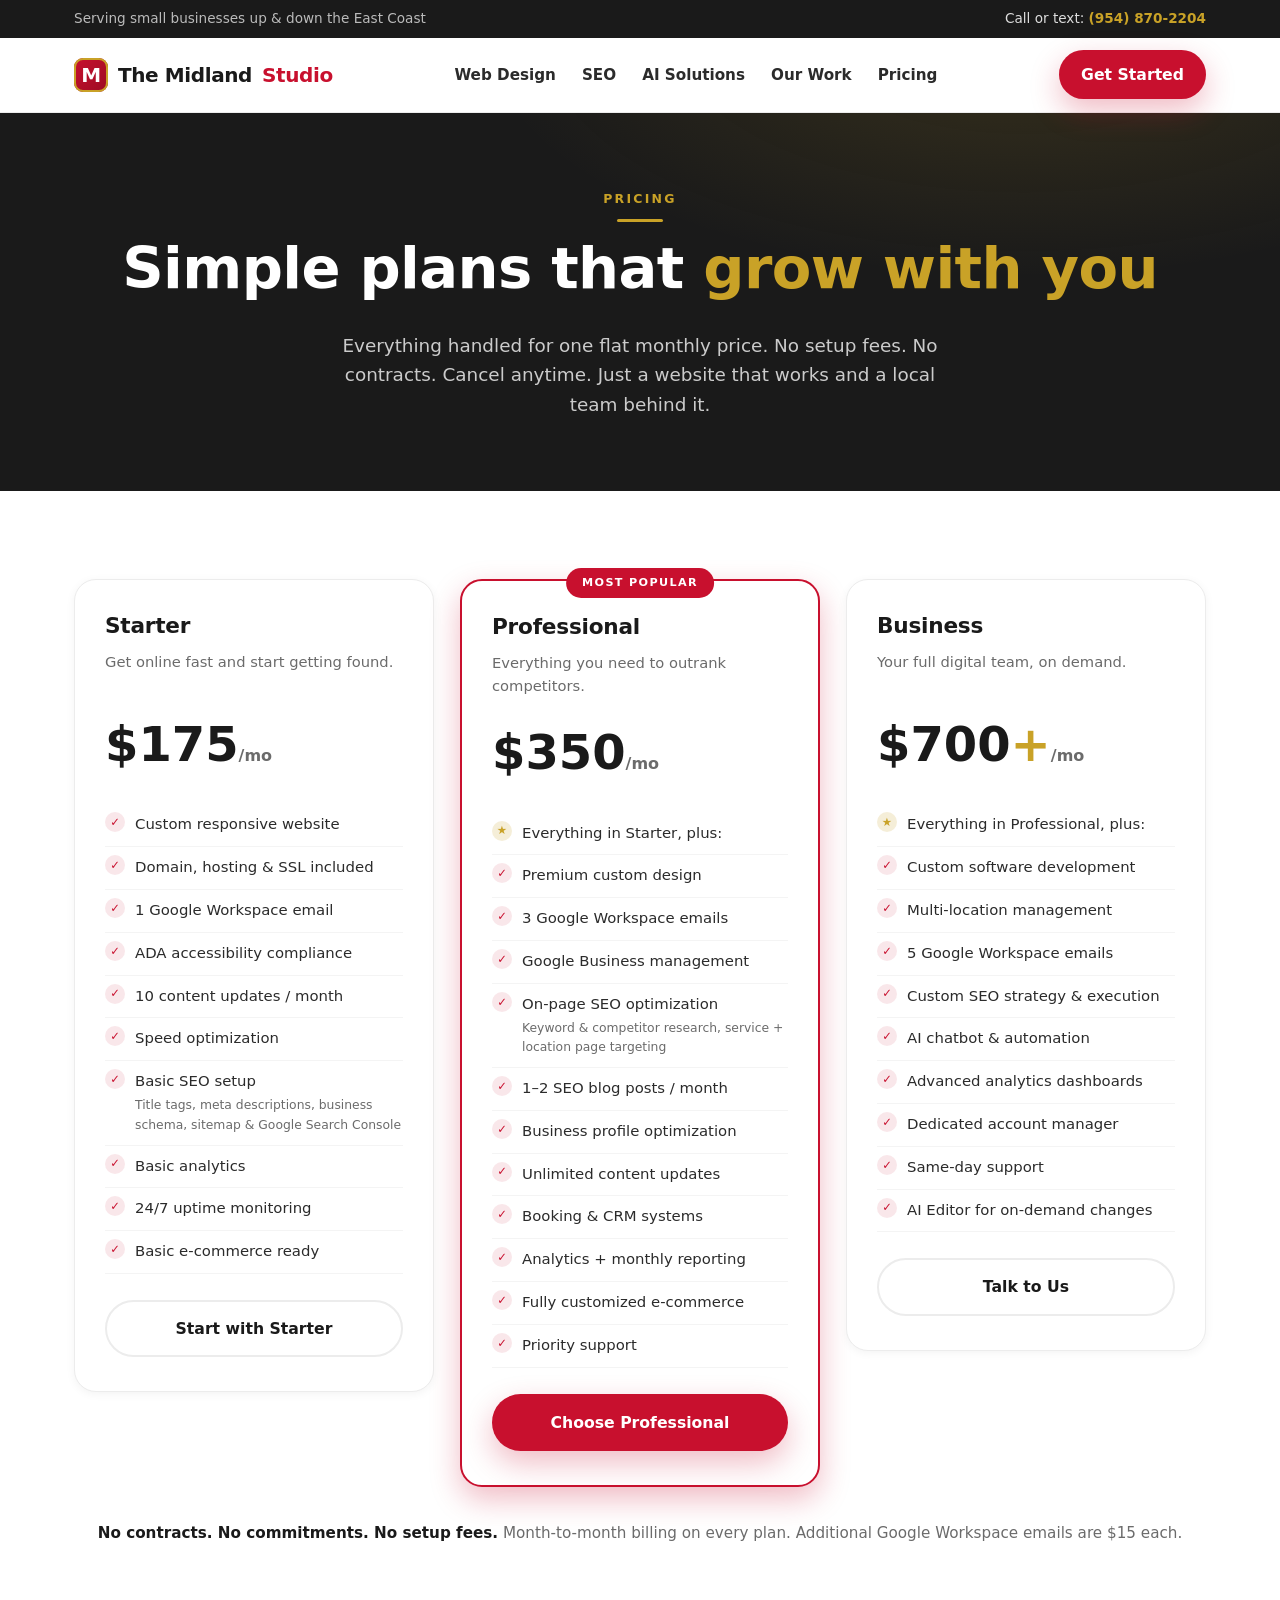
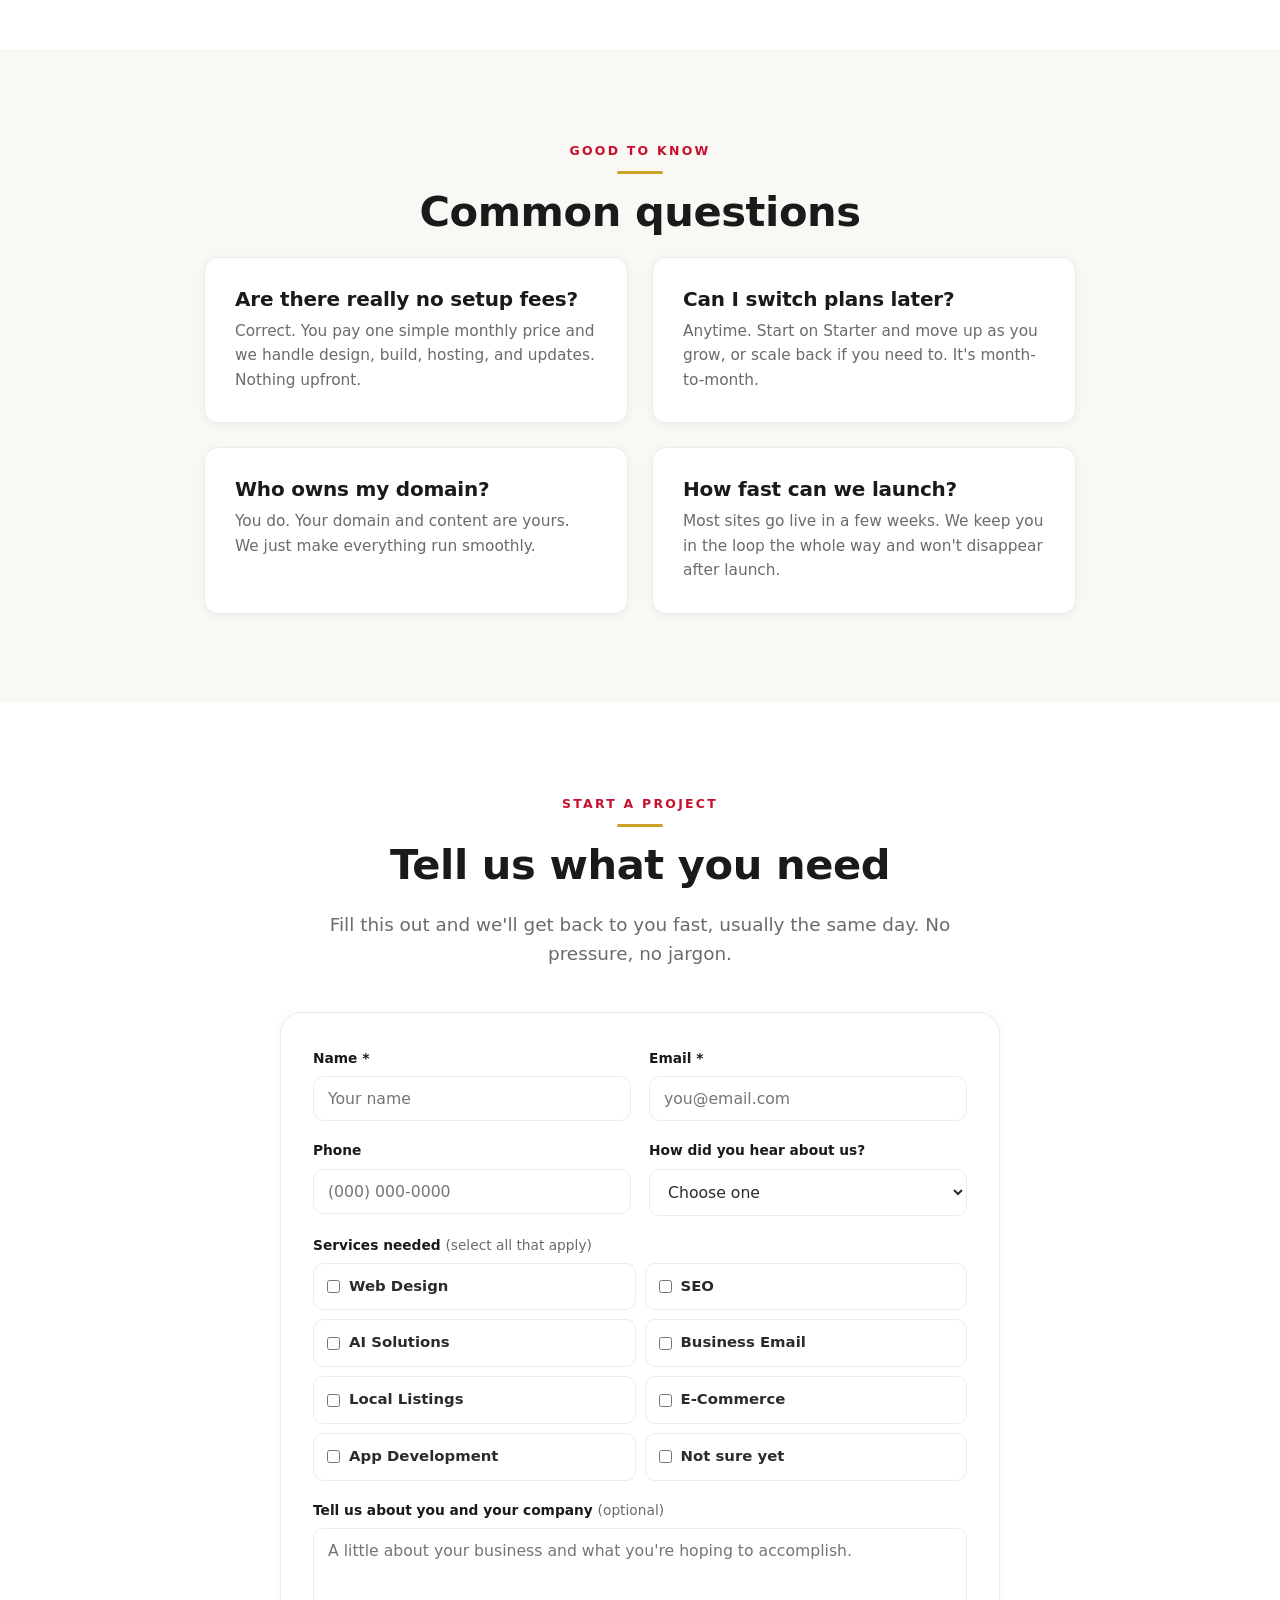
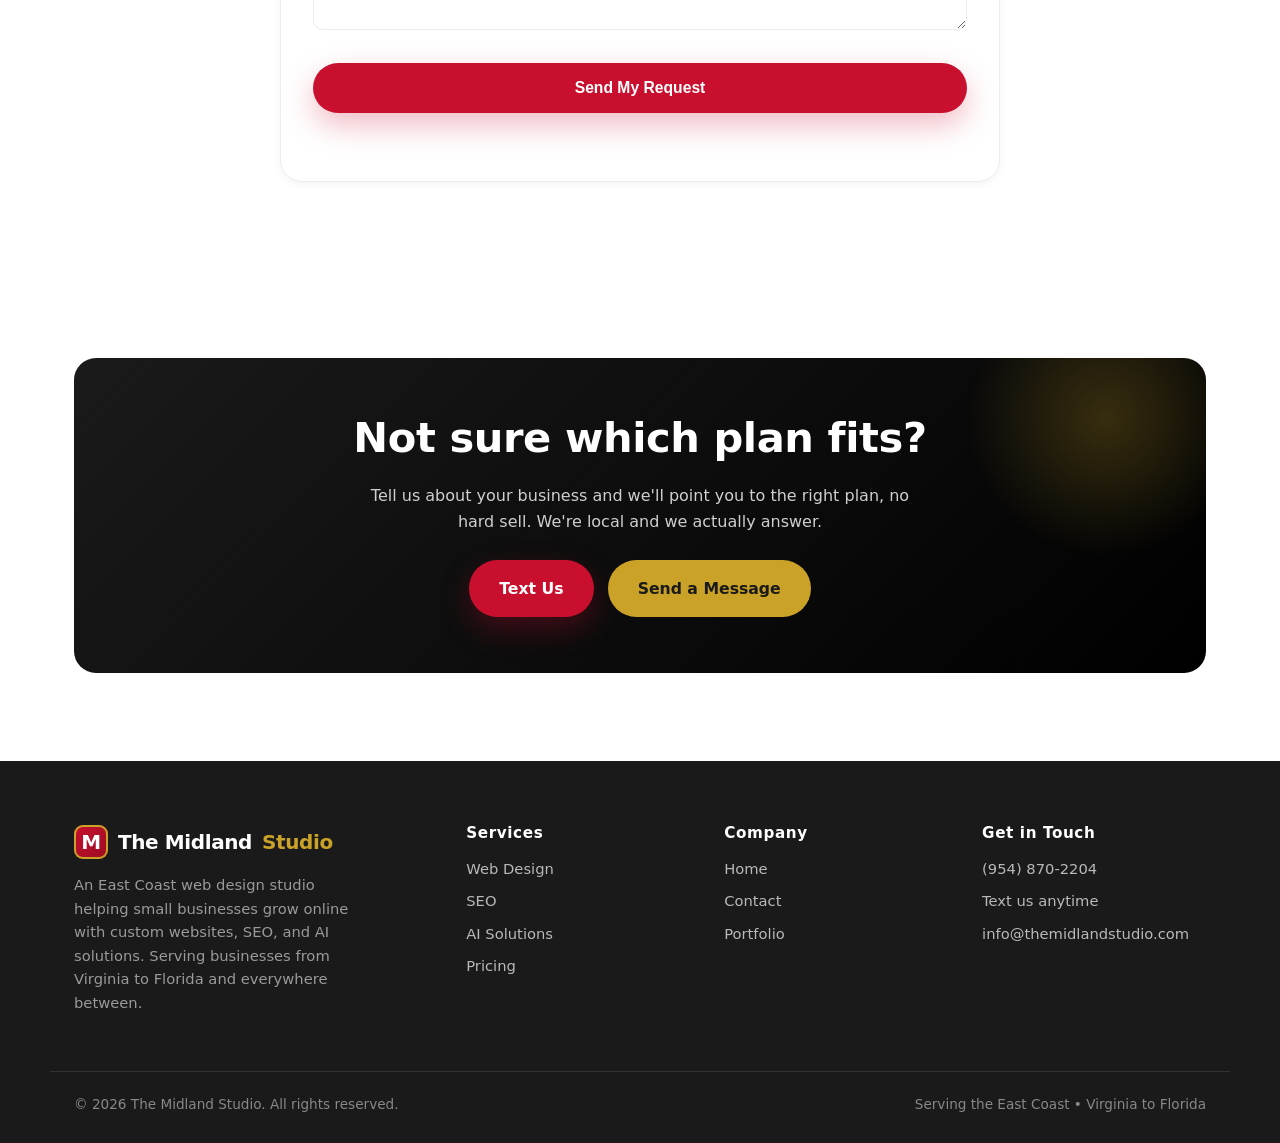
<file: pricing.html>
<!doctype html>
<html lang="en">
<head>
  <meta charset="utf-8">
  <meta name="viewport" content="width=device-width, initial-scale=1">
  <title>Pricing — The Midland Studio</title>
  <meta name="description" content="Simple monthly website plans for East Coast small businesses. No setup fees, no contracts. Starter, Professional, and Business plans.">
  <link rel="stylesheet" href="styles.css">
</head>
<body>

  <div class="topbar">
    <div class="wrap">
      <span class="tag">Serving small businesses up &amp; down the East Coast</span>
      <span>Call or text: <a href="tel:+19548702204">(954) 870-2204</a></span>
    </div>
  </div>

  <header class="nav">
    <div class="wrap">
      <a class="brand" href="index.html"><span class="mark">M</span> The Midland <b>Studio</b></a>
      <ul class="menu">
        <li><a href="index.html#services">Web Design</a></li>
        <li><a href="seo.html">SEO</a></li>
        <li><a href="ai-services.html">AI Solutions</a></li>
        <li><a href="index.html#work">Our Work</a></li>
        <li><a href="pricing.html">Pricing</a></li>
      </ul>
      <a href="index.html#contact" class="btn btn-primary">Get Started</a>
      <button class="menu-toggle" aria-label="Menu" onclick="document.querySelector('.menu').classList.toggle('open')">☰</button>
    </div>
  </header>

  <section class="page-hero">
    <div class="wrap">
      <span class="eyebrow" style="color:var(--gold)">Pricing</span>
      <h1>Simple plans that <span>grow with you</span></h1>
      <p>Everything handled for one flat monthly price. No setup fees. No contracts. Cancel anytime. Just a website that works and a local team behind it.</p>
    </div>
  </section>

  <section class="section">
    <div class="wrap plans">

      <!-- Starter -->
      <div class="plan">
        <h3>Starter</h3>
        <p class="tagline">Get online fast and start getting found.</p>
        <div class="price">$175<small>/mo</small></div>
        <ul>
          <li>Custom responsive website</li>
          <li>Domain, hosting &amp; SSL included</li>
          <li>1 Google Workspace email</li>
          <li>ADA accessibility compliance</li>
          <li>10 content updates / month</li>
          <li>Speed optimization</li>
          <li>Basic SEO setup<span style="display:block;color:var(--muted);font-size:.83em;margin-top:2px">Title tags, meta descriptions, business schema, sitemap &amp; Google Search Console</span></li>
          <li>Basic analytics</li>
          <li>24/7 uptime monitoring</li>
          <li>Basic e-commerce ready</li>
        </ul>
        <a href="index.html#contact" class="btn btn-ghost">Start with Starter</a>
      </div>

      <!-- Professional -->
      <div class="plan pop">
        <h3>Professional</h3>
        <p class="tagline">Everything you need to outrank competitors.</p>
        <div class="price">$350<small>/mo</small></div>
        <ul>
          <li class="star">Everything in Starter, plus:</li>
          <li>Premium custom design</li>
          <li>3 Google Workspace emails</li>
          <li>Google Business management</li>
          <li>On-page SEO optimization<span style="display:block;color:var(--muted);font-size:.83em;margin-top:2px">Keyword &amp; competitor research, service + location page targeting</span></li>
          <li>1–2 SEO blog posts / month</li>
          <li>Business profile optimization</li>
          <li>Unlimited content updates</li>
          <li>Booking &amp; CRM systems</li>
          <li>Analytics + monthly reporting</li>
          <li>Fully customized e-commerce</li>
          <li>Priority support</li>
        </ul>
        <a href="index.html#contact" class="btn btn-primary">Choose Professional</a>
      </div>

      <!-- Business -->
      <div class="plan">
        <h3>Business</h3>
        <p class="tagline">Your full digital team, on demand.</p>
        <div class="price">$700<span class="plus">+</span><small>/mo</small></div>
        <ul>
          <li class="star">Everything in Professional, plus:</li>
          <li>Custom software development</li>
          <li>Multi-location management</li>
          <li>5 Google Workspace emails</li>
          <li>Custom SEO strategy &amp; execution</li>
          <li>AI chatbot &amp; automation</li>
          <li>Advanced analytics dashboards</li>
          <li>Dedicated account manager</li>
          <li>Same-day support</li>
          <li>AI Editor for on-demand changes</li>
        </ul>
        <a href="index.html#contact" class="btn btn-ghost">Talk to Us</a>
      </div>

    </div>

    <p class="pricing-note"><b>No contracts. No commitments. No setup fees.</b> Month-to-month billing on every plan. Additional Google Workspace emails are $15 each.</p>
  </section>

  <!-- Mini FAQ -->
  <section class="section section--soft">
    <div class="wrap center">
      <span class="eyebrow">Good to Know</span>
      <h2>Common questions</h2>
    </div>
    <div class="wrap grid grid-2" style="max-width:920px;margin:0 auto;">
      <div class="card"><h3>Are there really no setup fees?</h3><p>Correct. You pay one simple monthly price and we handle design, build, hosting, and updates. Nothing upfront.</p></div>
      <div class="card"><h3>Can I switch plans later?</h3><p>Anytime. Start on Starter and move up as you grow, or scale back if you need to. It's month-to-month.</p></div>
      <div class="card"><h3>Who owns my domain?</h3><p>You do. Your domain and content are yours. We just make everything run smoothly.</p></div>
      <div class="card"><h3>How fast can we launch?</h3><p>Most sites go live in a few weeks. We keep you in the loop the whole way and won't disappear after launch.</p></div>
    </div>
  </section>

  <!-- Request form -->
  <section class="section" id="request">
    <div class="wrap center">
      <span class="eyebrow">Start a Project</span>
      <h2>Tell us what you need</h2>
      <p class="lead">Fill this out and we'll get back to you fast, usually the same day. No pressure, no jargon.</p>
    </div>
    <form class="req-form" id="requestForm" novalidate>
      <input type="hidden" name="access_key" value="f03b6246-0854-46df-abfb-10226bccaa39">
      <input type="hidden" name="subject" value="New request from the The Midland Studio website">
      <input type="hidden" name="from_name" value="The Midland Studio Website">
      <input type="checkbox" name="botcheck" style="display:none !important" tabindex="-1" autocomplete="off" aria-hidden="true">

      <div class="req-row">
        <div class="req-field"><label for="rName">Name *</label><input type="text" id="rName" name="name" required placeholder="Your name"></div>
        <div class="req-field"><label for="rEmail">Email *</label><input type="email" id="rEmail" name="email" required placeholder="you@email.com"></div>
      </div>

      <div class="req-row">
        <div class="req-field"><label for="rPhone">Phone</label><input type="tel" id="rPhone" name="phone" placeholder="(000) 000-0000"></div>
        <div class="req-field"><label for="rHeard">How did you hear about us?</label>
          <select id="rHeard" name="How did you hear about us">
            <option value="" selected disabled>Choose one</option>
            <option>Google search</option>
            <option>Referral / word of mouth</option>
            <option>Social media</option>
            <option>Saw one of your websites</option>
            <option>Other</option>
          </select>
        </div>
      </div>

      <div class="req-field">
        <label>Services needed <span style="font-weight:400;color:var(--muted)">(select all that apply)</span></label>
        <div class="req-services">
          <label class="req-check"><input type="checkbox" name="service" value="Web Design"> Web Design</label>
          <label class="req-check"><input type="checkbox" name="service" value="SEO"> SEO</label>
          <label class="req-check"><input type="checkbox" name="service" value="AI Solutions"> AI Solutions</label>
          <label class="req-check"><input type="checkbox" name="service" value="Business Email"> Business Email</label>
          <label class="req-check"><input type="checkbox" name="service" value="Local Listings"> Local Listings</label>
          <label class="req-check"><input type="checkbox" name="service" value="E-Commerce"> E-Commerce</label>
          <label class="req-check"><input type="checkbox" name="service" value="App Development"> App Development</label>
          <label class="req-check"><input type="checkbox" name="service" value="Not sure yet"> Not sure yet</label>
        </div>
      </div>

      <div class="req-field">
        <label for="rMsg">Tell us about you and your company <span style="font-weight:400;color:var(--muted)">(optional)</span></label>
        <textarea id="rMsg" name="about" rows="4" placeholder="A little about your business and what you're hoping to accomplish."></textarea>
      </div>

      <button type="submit" class="btn btn-primary">Send My Request</button>
      <p class="req-status" id="requestStatus" role="status" aria-live="polite"></p>
    </form>
  </section>

  <section class="section">
    <div class="wrap">
      <div class="cta-band">
        <h2>Not sure which plan fits?</h2>
        <p>Tell us about your business and we'll point you to the right plan, no hard sell. We're local and we actually answer.</p>
        <div style="display:flex;gap:14px;justify-content:center;flex-wrap:wrap">
          <a href="sms:+19548702204" class="btn btn-primary">Text Us</a>
          <a href="mailto:info@themidlandstudio.com" class="btn btn-gold">Send a Message</a>
        </div>
      </div>
    </div>
  </section>

  <footer class="site">
    <div class="wrap foot-grid">
      <div>
        <div class="brand"><span class="mark">M</span> The Midland <b>Studio</b></div>
        <p class="foot-about">An East Coast web design studio helping small businesses grow online with custom websites, SEO, and AI solutions. Serving businesses from Virginia to Florida and everywhere between.</p>
      </div>
      <div><h4>Services</h4><a href="index.html#services">Web Design</a><a href="seo.html">SEO</a><a href="ai-services.html">AI Solutions</a><a href="pricing.html">Pricing</a></div>
      <div><h4>Company</h4><a href="index.html">Home</a><a href="index.html#contact">Contact</a><a href="index.html#work">Portfolio</a></div>
      <div><h4>Get in Touch</h4><a href="tel:+19548702204">(954) 870-2204</a><a href="sms:+19548702204">Text us anytime</a><a href="mailto:info@themidlandstudio.com">info@themidlandstudio.com</a></div>
    </div>
    <div class="wrap foot-bottom"><span>© 2026 The Midland Studio. All rights reserved.</span><span>Serving the East Coast • Virginia to Florida</span></div>
  </footer>

  <!-- Request form handler (Web3Forms) -->
  <script>
  (function () {
    var form = document.getElementById('requestForm');
    if (!form) return;
    var status = document.getElementById('requestStatus');
    var emailEl = document.getElementById('rEmail');
    var emailRe = /^[^\s@]+@[^\s@]+\.[^\s@]{2,}$/;  // requires name@domain.tld
    // live-clear the custom error as they type
    emailEl.addEventListener('input', function () { emailEl.setCustomValidity(''); });
    form.addEventListener('submit', function (e) {
      e.preventDefault();
      // validate required fields + a real email address (name@domain.tld)
      emailEl.setCustomValidity('');
      if (!form.checkValidity()) { form.reportValidity(); return; }
      if (!emailRe.test(emailEl.value.trim())) {
        emailEl.setCustomValidity('Please enter a valid email address, like name@company.com.');
        emailEl.reportValidity();
        return;
      }
      if ((form.access_key.value || '').indexOf('YOUR_') === 0) {
        status.style.color = '#c8102e';
        status.textContent = 'Form isn’t connected yet — email info@themidlandstudio.com.';
        return;
      }
      var fd = new FormData(form);
      var services = Array.prototype.slice.call(form.querySelectorAll('input[name="service"]:checked')).map(function (c) { return c.value; });
      fd.delete('service');
      fd.set('Services needed', services.join(', ') || 'Not specified');
      status.style.color = '';
      status.textContent = 'Sending…';
      fetch('https://api.web3forms.com/submit', { method: 'POST', body: fd })
        .then(function (r) { return r.json(); })
        .then(function (data) {
          if (data.success) { status.style.color = '#1a7f37'; status.textContent = 'Thanks! We got your request and will be in touch soon.'; form.reset(); }
          else { status.style.color = '#c8102e'; status.textContent = 'Something went wrong. Please email info@themidlandstudio.com.'; }
        })
        .catch(function () { status.style.color = '#c8102e'; status.textContent = 'Network error. Please email info@themidlandstudio.com.'; });
    });
  })();
  </script>

</body>
</html>
</file>
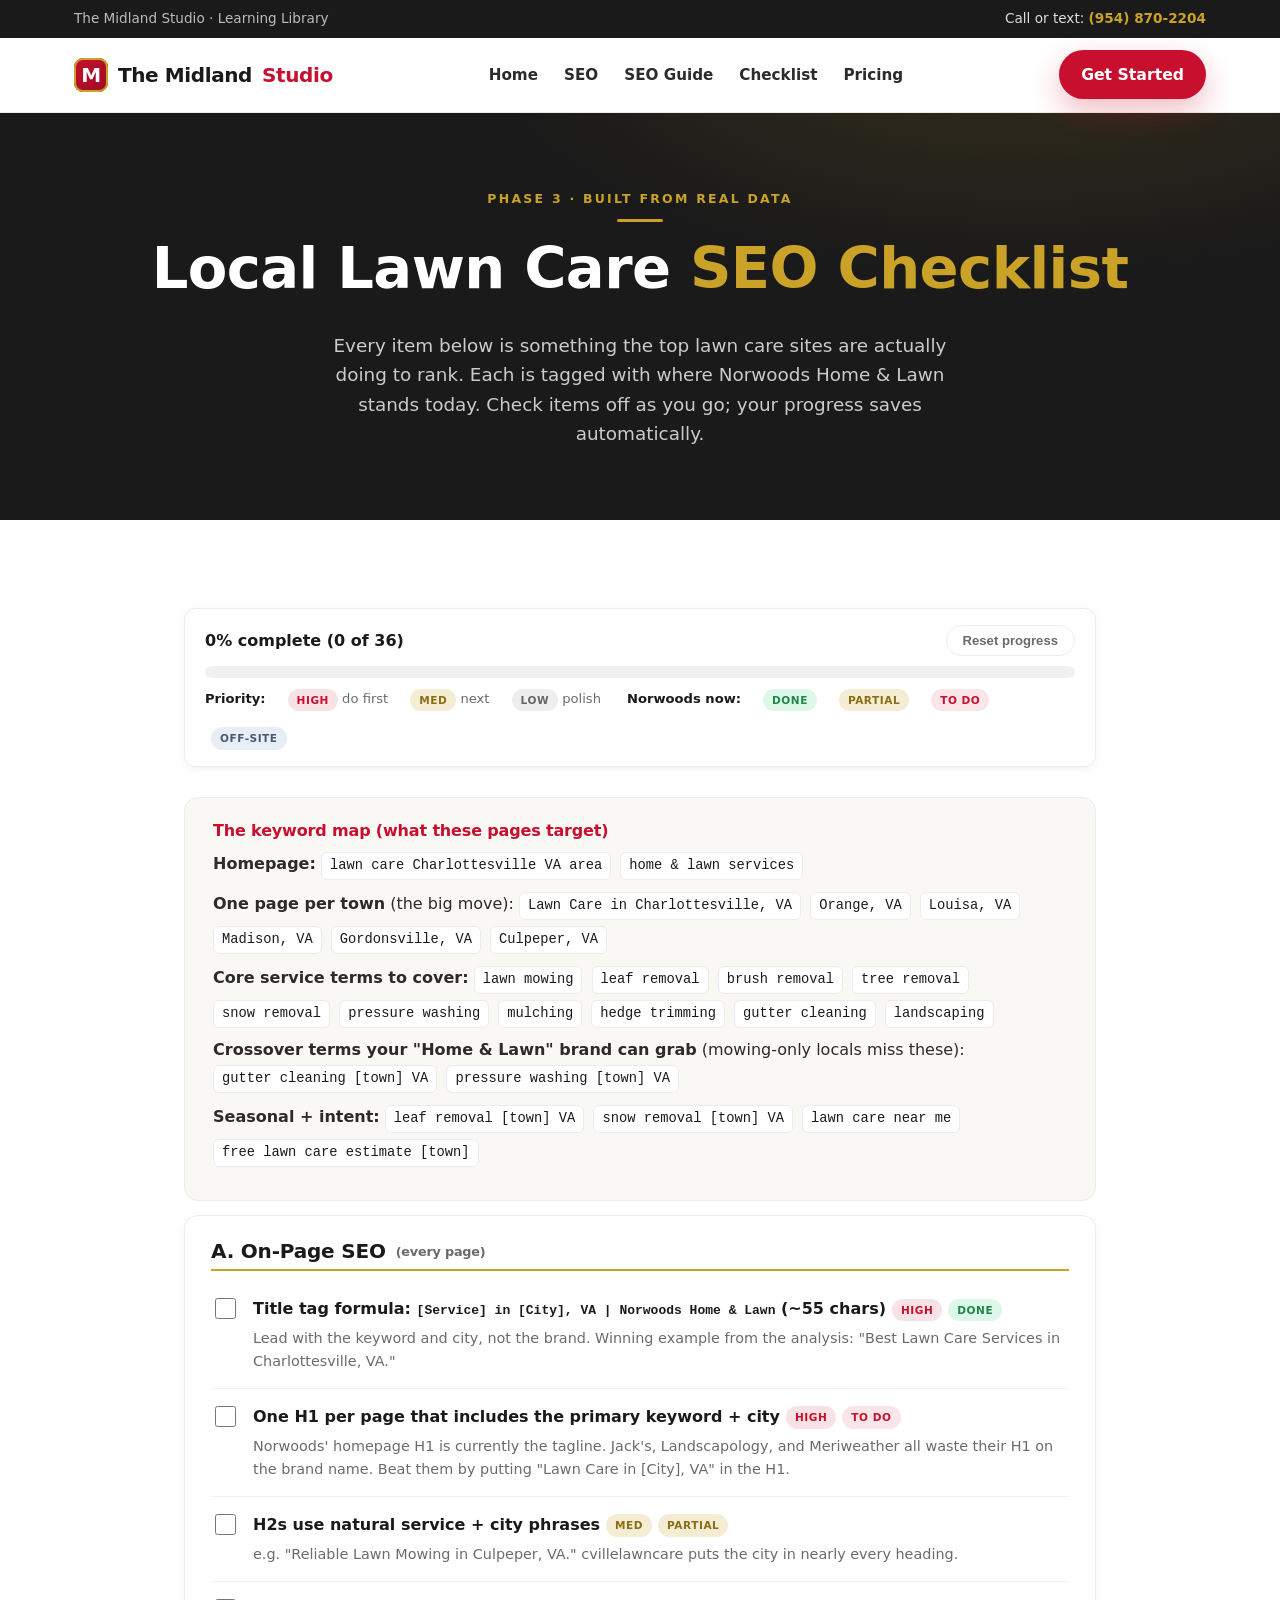
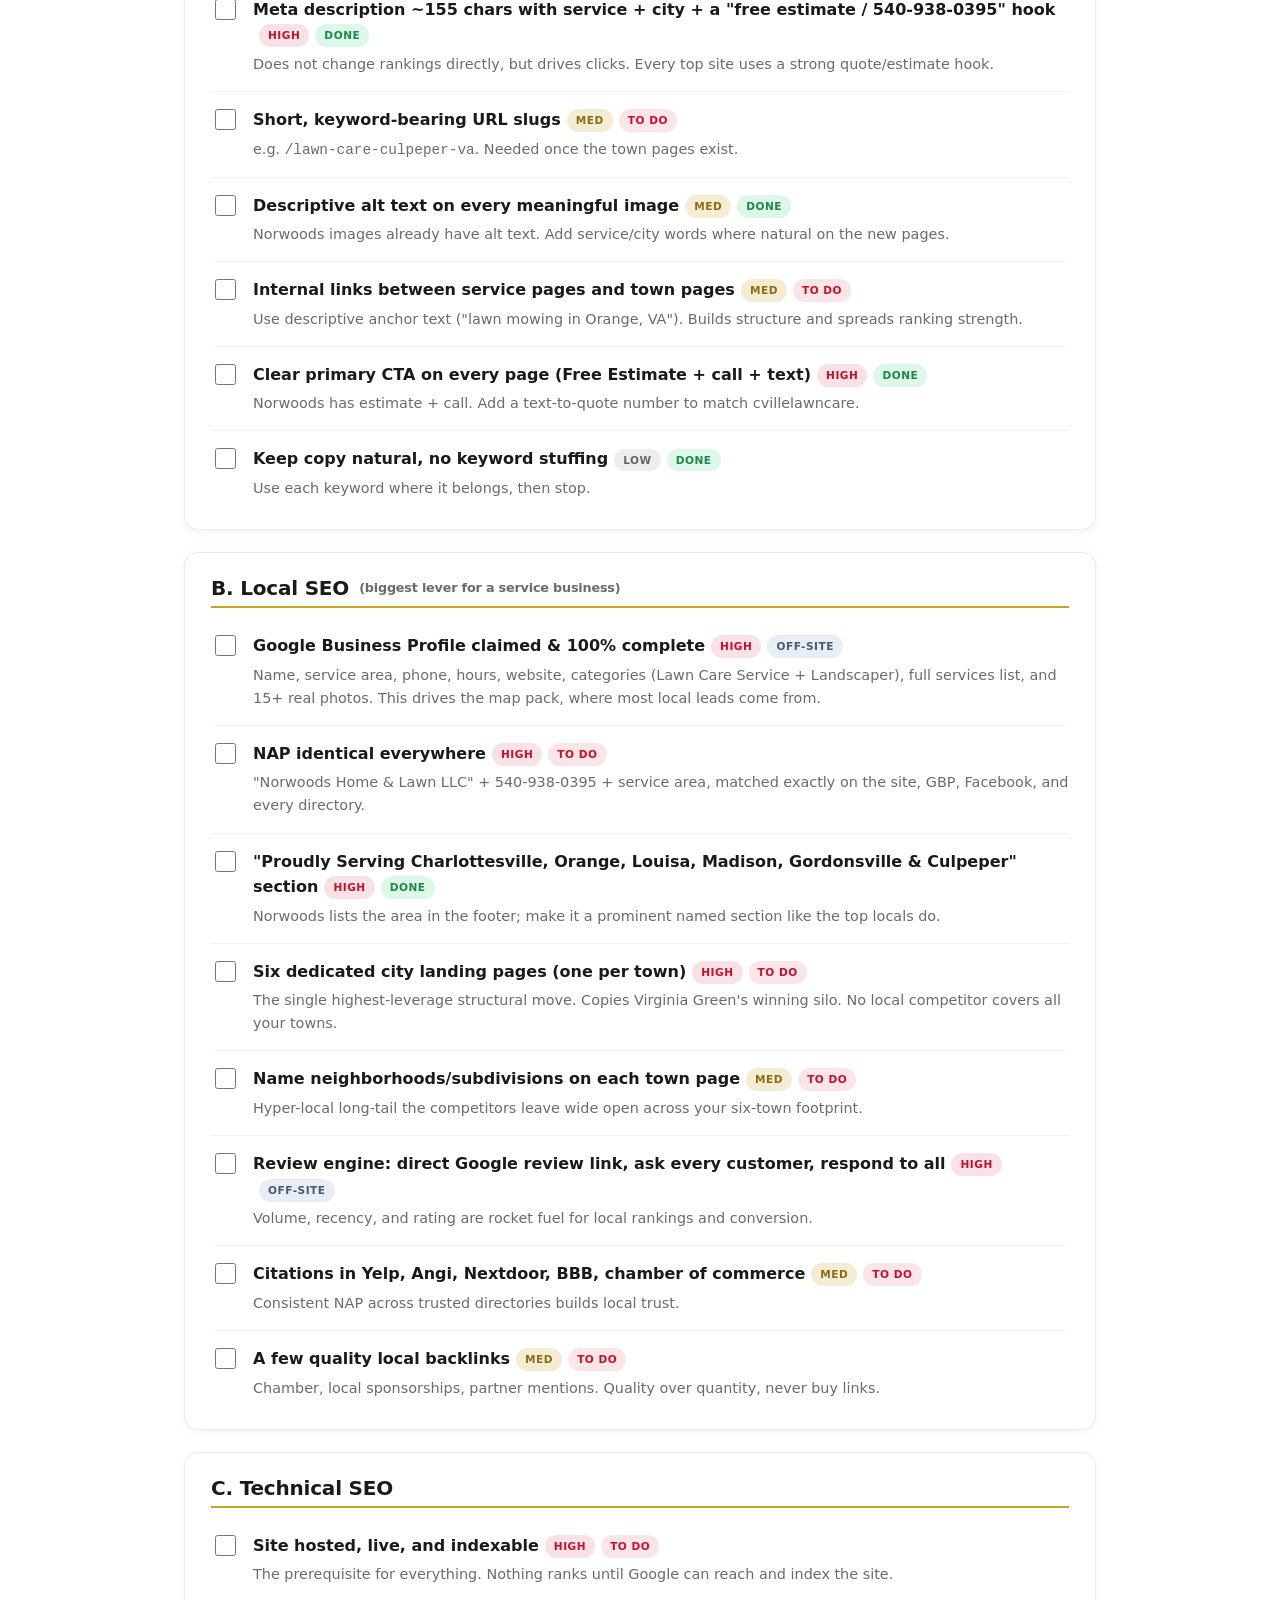
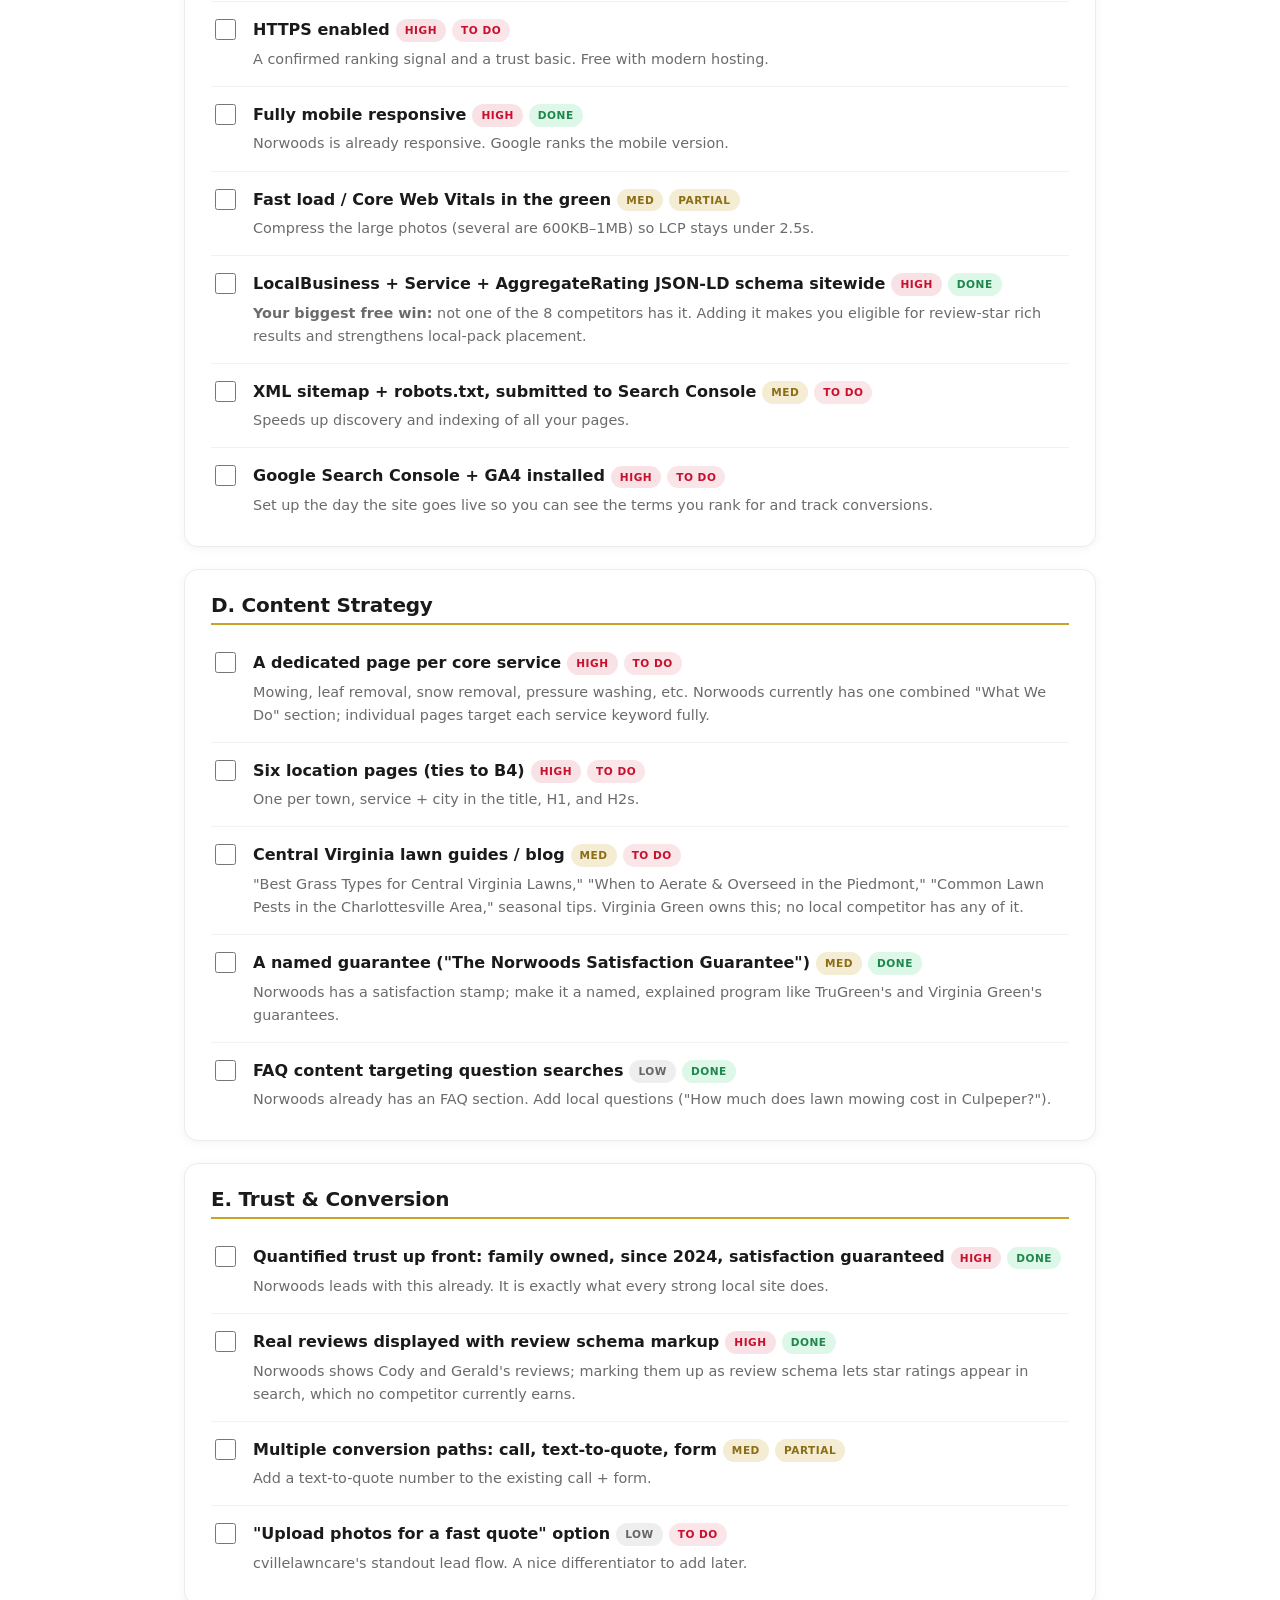
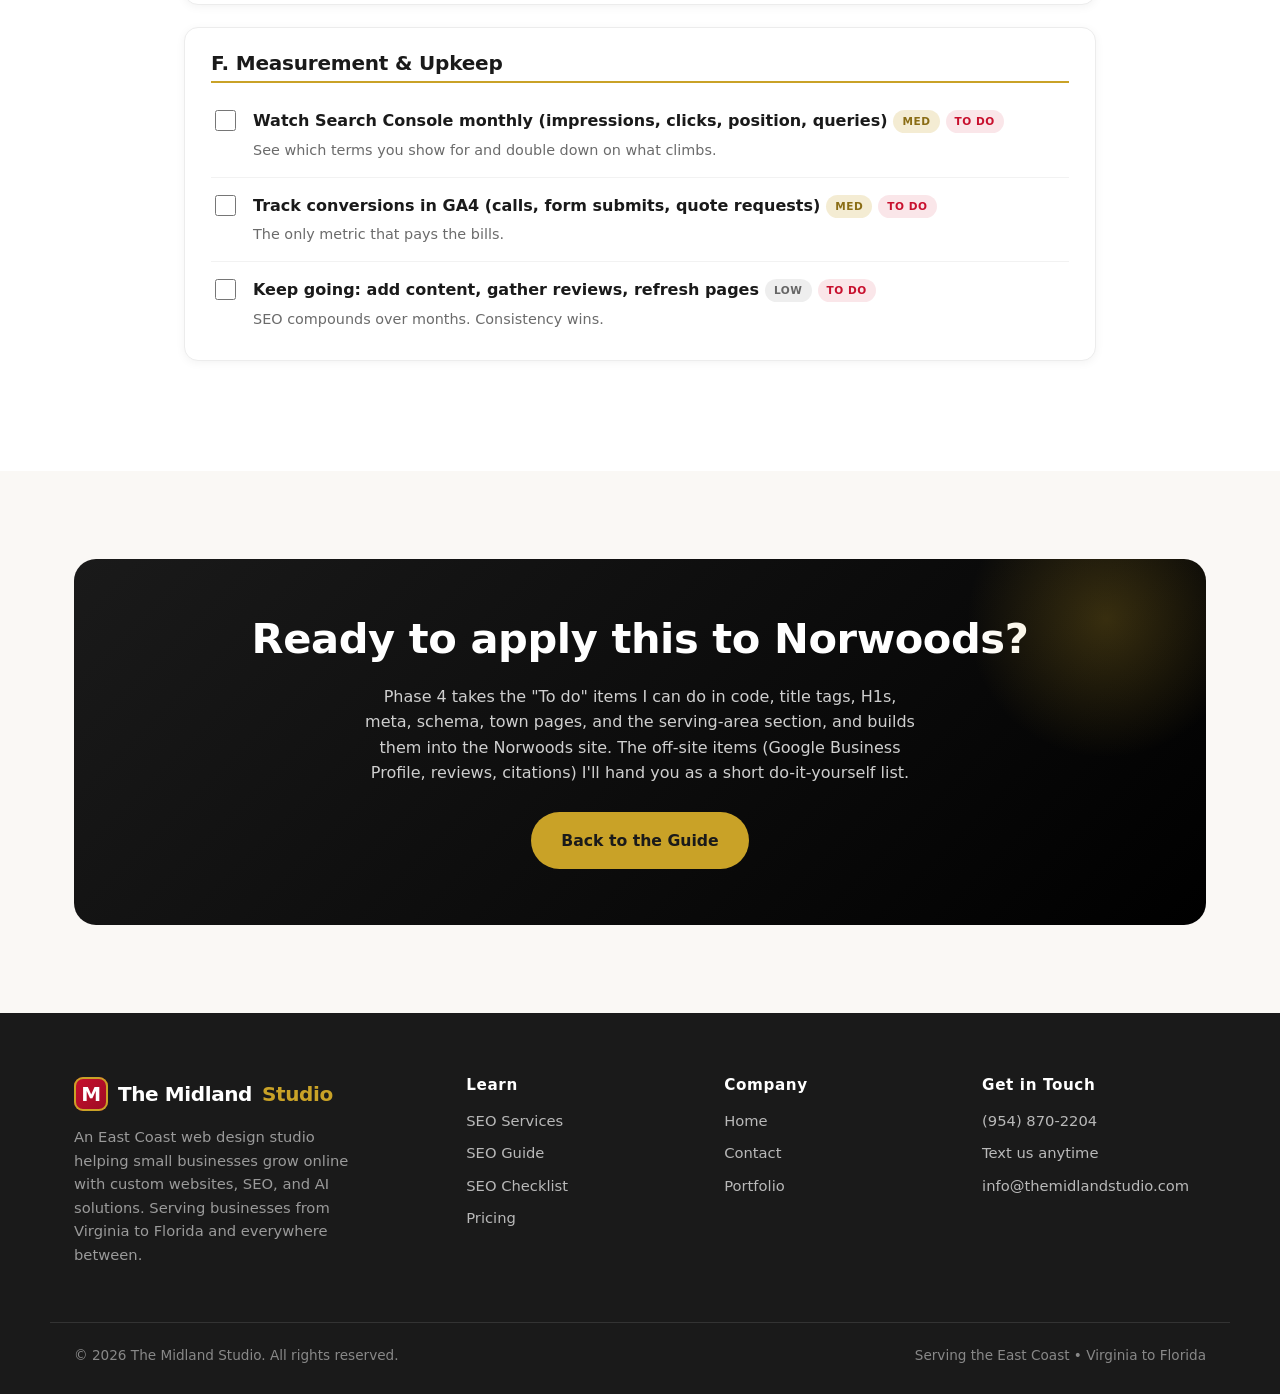
<file: seo-checklist.html>
<!doctype html>
<html lang="en">
<head>
  <meta charset="utf-8">
  <meta name="viewport" content="width=device-width, initial-scale=1">
  <title>Local Lawn Care SEO Checklist — The Midland Studio</title>
  <meta name="description" content="An actionable, checkable local SEO checklist built from a real competitor analysis of top lawn care sites, tuned for Norwoods Home & Lawn.">
  <link rel="stylesheet" href="styles.css">
  <style>
    .progwrap { position:sticky; top:74px; z-index:20; background:#fff; border:1px solid var(--line); border-radius:12px; padding:16px 20px; box-shadow:var(--shadow-sm); margin-bottom:30px; }
    .progwrap .top { display:flex; justify-content:space-between; align-items:center; gap:12px; flex-wrap:wrap; }
    .progwrap b { color:var(--charcoal); }
    .progbar { height:12px; background:#f0f0f0; border-radius:999px; overflow:hidden; margin-top:10px; }
    .progbar i { display:block; height:100%; background:linear-gradient(90deg,var(--red),var(--gold)); width:0; transition:width .35s ease; }
    .grp { background:#fff; border:1px solid var(--line); border-radius:var(--radius); box-shadow:var(--shadow-sm); padding:8px 26px 14px; margin-bottom:22px; }
    .grp > h3 { display:flex; align-items:center; gap:10px; padding:16px 0 6px; border-bottom:2px solid var(--gold); }
    .ck { list-style:none; padding:0; margin:0; }
    .ck li { display:flex; gap:14px; align-items:flex-start; padding:15px 0; border-bottom:1px solid #f2f2f2; }
    .ck li:last-child { border-bottom:0; }
    .ck input { margin-top:2px; width:21px; height:21px; accent-color:var(--red); flex:0 0 auto; cursor:pointer; }
    .ck .txt { flex:1; }
    .ck .txt label { font-weight:700; color:var(--charcoal); cursor:pointer; }
    .ck .txt p { margin:5px 0 0; color:var(--muted); font-size:.9rem; }
    .badge, .st { display:inline-block; font-size:.66rem; font-weight:800; letter-spacing:.05em; text-transform:uppercase; padding:3px 9px; border-radius:999px; margin-left:6px; vertical-align:middle; }
    .badge.hi { background:rgba(200,16,46,.12); color:var(--red); }
    .badge.med { background:rgba(201,162,39,.20); color:#8a6d15; }
    .badge.low { background:#eee; color:#666; }
    .st.done { background:rgba(46,204,113,.16); color:#1e874b; }
    .st.partial { background:rgba(201,162,39,.20); color:#8a6d15; }
    .st.todo { background:rgba(200,16,46,.10); color:var(--red); }
    .st.off { background:#e9edf5; color:#4a5a75; }
    .kwbox { background:var(--bg-soft); border:1px solid var(--line); border-radius:var(--radius); padding:24px 28px; margin-bottom:14px; }
    .kwbox h4 { margin:0 0 8px; color:var(--red); }
    .kwbox code { background:#fff; border:1px solid var(--line); border-radius:6px; padding:2px 8px; font-family:ui-monospace,Consolas,monospace; font-size:.86em; color:var(--charcoal); display:inline-block; margin:3px 4px 3px 0; }
    .kwbox p { color:var(--ink); margin:0 0 6px; }
    .legend { display:flex; gap:16px; flex-wrap:wrap; font-size:.82rem; color:var(--muted); margin-top:10px; }
    .legend span b { color:var(--charcoal); }
    .resetbtn { background:none; border:1px solid var(--line); border-radius:999px; padding:7px 16px; font-size:.82rem; font-weight:700; color:var(--muted); cursor:pointer; }
    .resetbtn:hover { border-color:var(--red); color:var(--red); }
  </style>
</head>
<body>

  <div class="topbar">
    <div class="wrap">
      <span class="tag">The Midland Studio · Learning Library</span>
      <span>Call or text: <a href="tel:+19548702204">(954) 870-2204</a></span>
    </div>
  </div>

  <header class="nav">
    <div class="wrap">
      <a class="brand" href="index.html"><span class="mark">M</span> The Midland <b>Studio</b></a>
      <ul class="menu">
        <li><a href="index.html">Home</a></li>
        <li><a href="seo.html">SEO</a></li>
        <li><a href="seo-guide.html">SEO Guide</a></li>
        <li><a href="seo-checklist.html">Checklist</a></li>
        <li><a href="pricing.html">Pricing</a></li>
      </ul>
      <a href="index.html#contact" class="btn btn-primary">Get Started</a>
      <button class="menu-toggle" onclick="document.querySelector('.menu').style.display='flex'">☰</button>
    </div>
  </header>

  <section class="page-hero">
    <div class="wrap">
      <span class="eyebrow" style="color:var(--gold)">Phase 3 · Built From Real Data</span>
      <h1>Local Lawn Care <span>SEO Checklist</span></h1>
      <p>Every item below is something the top lawn care sites are actually doing to rank. Each is tagged with where Norwoods Home &amp; Lawn stands today. Check items off as you go; your progress saves automatically.</p>
    </div>
  </section>

  <section class="section">
    <div class="wrap" style="max-width:960px">

      <!-- progress -->
      <div class="progwrap">
        <div class="top">
          <b id="progPct">0% complete</b>
          <button class="resetbtn" id="resetBtn">Reset progress</button>
        </div>
        <div class="progbar"><i id="progFill"></i></div>
        <div class="legend">
          <span><b>Priority:</b></span>
          <span><span class="badge hi">High</span> do first</span>
          <span><span class="badge med">Med</span> next</span>
          <span><span class="badge low">Low</span> polish</span>
          <span style="margin-left:10px"><b>Norwoods now:</b></span>
          <span><span class="st done">Done</span></span>
          <span><span class="st partial">Partial</span></span>
          <span><span class="st todo">To do</span></span>
          <span><span class="st off">Off-site</span></span>
        </div>
      </div>

      <!-- keyword targets -->
      <div class="kwbox">
        <h4>The keyword map (what these pages target)</h4>
        <p><b>Homepage:</b> <code>lawn care Charlottesville VA area</code> <code>home &amp; lawn services</code></p>
        <p><b>One page per town</b> (the big move): <code>Lawn Care in Charlottesville, VA</code> <code>Orange, VA</code> <code>Louisa, VA</code> <code>Madison, VA</code> <code>Gordonsville, VA</code> <code>Culpeper, VA</code></p>
        <p><b>Core service terms to cover:</b> <code>lawn mowing</code> <code>leaf removal</code> <code>brush removal</code> <code>tree removal</code> <code>snow removal</code> <code>pressure washing</code> <code>mulching</code> <code>hedge trimming</code> <code>gutter cleaning</code> <code>landscaping</code></p>
        <p><b>Crossover terms your "Home &amp; Lawn" brand can grab</b> (mowing-only locals miss these): <code>gutter cleaning [town] VA</code> <code>pressure washing [town] VA</code></p>
        <p><b>Seasonal + intent:</b> <code>leaf removal [town] VA</code> <code>snow removal [town] VA</code> <code>lawn care near me</code> <code>free lawn care estimate [town]</code></p>
      </div>

      <!-- A. On-page -->
      <div class="grp">
        <h3>A. On-Page SEO <span style="font-size:.8rem;font-weight:600;color:var(--muted)">(every page)</span></h3>
        <ul class="ck">
          <li><input type="checkbox" data-k="a1" id="a1"><div class="txt"><label for="a1">Title tag formula: <code>[Service] in [City], VA | Norwoods Home &amp; Lawn</code> (~55 chars)<span class="badge hi">High</span><span class="st done">Done</span></label><p>Lead with the keyword and city, not the brand. Winning example from the analysis: "Best Lawn Care Services in Charlottesville, VA."</p></div></li>
          <li><input type="checkbox" data-k="a2" id="a2"><div class="txt"><label for="a2">One H1 per page that includes the primary keyword + city<span class="badge hi">High</span><span class="st todo">To do</span></label><p>Norwoods' homepage H1 is currently the tagline. Jack's, Landscapology, and Meriweather all waste their H1 on the brand name. Beat them by putting "Lawn Care in [City], VA" in the H1.</p></div></li>
          <li><input type="checkbox" data-k="a3" id="a3"><div class="txt"><label for="a3">H2s use natural service + city phrases<span class="badge med">Med</span><span class="st partial">Partial</span></label><p>e.g. "Reliable Lawn Mowing in Culpeper, VA." cvillelawncare puts the city in nearly every heading.</p></div></li>
          <li><input type="checkbox" data-k="a4" id="a4"><div class="txt"><label for="a4">Meta description ~155 chars with service + city + a "free estimate / 540-938-0395" hook<span class="badge hi">High</span><span class="st done">Done</span></label><p>Does not change rankings directly, but drives clicks. Every top site uses a strong quote/estimate hook.</p></div></li>
          <li><input type="checkbox" data-k="a5" id="a5"><div class="txt"><label for="a5">Short, keyword-bearing URL slugs<span class="badge med">Med</span><span class="st todo">To do</span></label><p>e.g. <code>/lawn-care-culpeper-va</code>. Needed once the town pages exist.</p></div></li>
          <li><input type="checkbox" data-k="a6" id="a6"><div class="txt"><label for="a6">Descriptive alt text on every meaningful image<span class="badge med">Med</span><span class="st done">Done</span></label><p>Norwoods images already have alt text. Add service/city words where natural on the new pages.</p></div></li>
          <li><input type="checkbox" data-k="a7" id="a7"><div class="txt"><label for="a7">Internal links between service pages and town pages<span class="badge med">Med</span><span class="st todo">To do</span></label><p>Use descriptive anchor text ("lawn mowing in Orange, VA"). Builds structure and spreads ranking strength.</p></div></li>
          <li><input type="checkbox" data-k="a8" id="a8"><div class="txt"><label for="a8">Clear primary CTA on every page (Free Estimate + call + text)<span class="badge hi">High</span><span class="st done">Done</span></label><p>Norwoods has estimate + call. Add a text-to-quote number to match cvillelawncare.</p></div></li>
          <li><input type="checkbox" data-k="a9" id="a9"><div class="txt"><label for="a9">Keep copy natural, no keyword stuffing<span class="badge low">Low</span><span class="st done">Done</span></label><p>Use each keyword where it belongs, then stop.</p></div></li>
        </ul>
      </div>

      <!-- B. Local -->
      <div class="grp">
        <h3>B. Local SEO <span style="font-size:.8rem;font-weight:600;color:var(--muted)">(biggest lever for a service business)</span></h3>
        <ul class="ck">
          <li><input type="checkbox" data-k="b1" id="b1"><div class="txt"><label for="b1">Google Business Profile claimed &amp; 100% complete<span class="badge hi">High</span><span class="st off">Off-site</span></label><p>Name, service area, phone, hours, website, categories (Lawn Care Service + Landscaper), full services list, and 15+ real photos. This drives the map pack, where most local leads come from.</p></div></li>
          <li><input type="checkbox" data-k="b2" id="b2"><div class="txt"><label for="b2">NAP identical everywhere<span class="badge hi">High</span><span class="st todo">To do</span></label><p>"Norwoods Home &amp; Lawn LLC" + 540-938-0395 + service area, matched exactly on the site, GBP, Facebook, and every directory.</p></div></li>
          <li><input type="checkbox" data-k="b3" id="b3"><div class="txt"><label for="b3">"Proudly Serving Charlottesville, Orange, Louisa, Madison, Gordonsville &amp; Culpeper" section<span class="badge hi">High</span><span class="st done">Done</span></label><p>Norwoods lists the area in the footer; make it a prominent named section like the top locals do.</p></div></li>
          <li><input type="checkbox" data-k="b4" id="b4"><div class="txt"><label for="b4">Six dedicated city landing pages (one per town)<span class="badge hi">High</span><span class="st todo">To do</span></label><p>The single highest-leverage structural move. Copies Virginia Green's winning silo. No local competitor covers all your towns.</p></div></li>
          <li><input type="checkbox" data-k="b5" id="b5"><div class="txt"><label for="b5">Name neighborhoods/subdivisions on each town page<span class="badge med">Med</span><span class="st todo">To do</span></label><p>Hyper-local long-tail the competitors leave wide open across your six-town footprint.</p></div></li>
          <li><input type="checkbox" data-k="b6" id="b6"><div class="txt"><label for="b6">Review engine: direct Google review link, ask every customer, respond to all<span class="badge hi">High</span><span class="st off">Off-site</span></label><p>Volume, recency, and rating are rocket fuel for local rankings and conversion.</p></div></li>
          <li><input type="checkbox" data-k="b7" id="b7"><div class="txt"><label for="b7">Citations in Yelp, Angi, Nextdoor, BBB, chamber of commerce<span class="badge med">Med</span><span class="st todo">To do</span></label><p>Consistent NAP across trusted directories builds local trust.</p></div></li>
          <li><input type="checkbox" data-k="b8" id="b8"><div class="txt"><label for="b8">A few quality local backlinks<span class="badge med">Med</span><span class="st todo">To do</span></label><p>Chamber, local sponsorships, partner mentions. Quality over quantity, never buy links.</p></div></li>
        </ul>
      </div>

      <!-- C. Technical -->
      <div class="grp">
        <h3>C. Technical SEO</h3>
        <ul class="ck">
          <li><input type="checkbox" data-k="c1" id="c1"><div class="txt"><label for="c1">Site hosted, live, and indexable<span class="badge hi">High</span><span class="st todo">To do</span></label><p>The prerequisite for everything. Nothing ranks until Google can reach and index the site.</p></div></li>
          <li><input type="checkbox" data-k="c2" id="c2"><div class="txt"><label for="c2">HTTPS enabled<span class="badge hi">High</span><span class="st todo">To do</span></label><p>A confirmed ranking signal and a trust basic. Free with modern hosting.</p></div></li>
          <li><input type="checkbox" data-k="c3" id="c3"><div class="txt"><label for="c3">Fully mobile responsive<span class="badge hi">High</span><span class="st done">Done</span></label><p>Norwoods is already responsive. Google ranks the mobile version.</p></div></li>
          <li><input type="checkbox" data-k="c4" id="c4"><div class="txt"><label for="c4">Fast load / Core Web Vitals in the green<span class="badge med">Med</span><span class="st partial">Partial</span></label><p>Compress the large photos (several are 600KB–1MB) so LCP stays under 2.5s.</p></div></li>
          <li><input type="checkbox" data-k="c5" id="c5"><div class="txt"><label for="c5">LocalBusiness + Service + AggregateRating JSON-LD schema sitewide<span class="badge hi">High</span><span class="st done">Done</span></label><p><b>Your biggest free win:</b> not one of the 8 competitors has it. Adding it makes you eligible for review-star rich results and strengthens local-pack placement.</p></div></li>
          <li><input type="checkbox" data-k="c6" id="c6"><div class="txt"><label for="c6">XML sitemap + robots.txt, submitted to Search Console<span class="badge med">Med</span><span class="st todo">To do</span></label><p>Speeds up discovery and indexing of all your pages.</p></div></li>
          <li><input type="checkbox" data-k="c7" id="c7"><div class="txt"><label for="c7">Google Search Console + GA4 installed<span class="badge hi">High</span><span class="st todo">To do</span></label><p>Set up the day the site goes live so you can see the terms you rank for and track conversions.</p></div></li>
        </ul>
      </div>

      <!-- D. Content -->
      <div class="grp">
        <h3>D. Content Strategy</h3>
        <ul class="ck">
          <li><input type="checkbox" data-k="d1" id="d1"><div class="txt"><label for="d1">A dedicated page per core service<span class="badge hi">High</span><span class="st todo">To do</span></label><p>Mowing, leaf removal, snow removal, pressure washing, etc. Norwoods currently has one combined "What We Do" section; individual pages target each service keyword fully.</p></div></li>
          <li><input type="checkbox" data-k="d2" id="d2"><div class="txt"><label for="d2">Six location pages (ties to B4)<span class="badge hi">High</span><span class="st todo">To do</span></label><p>One per town, service + city in the title, H1, and H2s.</p></div></li>
          <li><input type="checkbox" data-k="d3" id="d3"><div class="txt"><label for="d3">Central Virginia lawn guides / blog<span class="badge med">Med</span><span class="st todo">To do</span></label><p>"Best Grass Types for Central Virginia Lawns," "When to Aerate &amp; Overseed in the Piedmont," "Common Lawn Pests in the Charlottesville Area," seasonal tips. Virginia Green owns this; no local competitor has any of it.</p></div></li>
          <li><input type="checkbox" data-k="d4" id="d4"><div class="txt"><label for="d4">A named guarantee ("The Norwoods Satisfaction Guarantee")<span class="badge med">Med</span><span class="st done">Done</span></label><p>Norwoods has a satisfaction stamp; make it a named, explained program like TruGreen's and Virginia Green's guarantees.</p></div></li>
          <li><input type="checkbox" data-k="d5" id="d5"><div class="txt"><label for="d5">FAQ content targeting question searches<span class="badge low">Low</span><span class="st done">Done</span></label><p>Norwoods already has an FAQ section. Add local questions ("How much does lawn mowing cost in Culpeper?").</p></div></li>
        </ul>
      </div>

      <!-- E. Trust & Conversion -->
      <div class="grp">
        <h3>E. Trust &amp; Conversion</h3>
        <ul class="ck">
          <li><input type="checkbox" data-k="e1" id="e1"><div class="txt"><label for="e1">Quantified trust up front: family owned, since 2024, satisfaction guaranteed<span class="badge hi">High</span><span class="st done">Done</span></label><p>Norwoods leads with this already. It is exactly what every strong local site does.</p></div></li>
          <li><input type="checkbox" data-k="e2" id="e2"><div class="txt"><label for="e2">Real reviews displayed with review schema markup<span class="badge hi">High</span><span class="st done">Done</span></label><p>Norwoods shows Cody and Gerald's reviews; marking them up as review schema lets star ratings appear in search, which no competitor currently earns.</p></div></li>
          <li><input type="checkbox" data-k="e3" id="e3"><div class="txt"><label for="e3">Multiple conversion paths: call, text-to-quote, form<span class="badge med">Med</span><span class="st partial">Partial</span></label><p>Add a text-to-quote number to the existing call + form.</p></div></li>
          <li><input type="checkbox" data-k="e4" id="e4"><div class="txt"><label for="e4">"Upload photos for a fast quote" option<span class="badge low">Low</span><span class="st todo">To do</span></label><p>cvillelawncare's standout lead flow. A nice differentiator to add later.</p></div></li>
        </ul>
      </div>

      <!-- F. Measurement -->
      <div class="grp">
        <h3>F. Measurement &amp; Upkeep</h3>
        <ul class="ck">
          <li><input type="checkbox" data-k="f1" id="f1"><div class="txt"><label for="f1">Watch Search Console monthly (impressions, clicks, position, queries)<span class="badge med">Med</span><span class="st todo">To do</span></label><p>See which terms you show for and double down on what climbs.</p></div></li>
          <li><input type="checkbox" data-k="f2" id="f2"><div class="txt"><label for="f2">Track conversions in GA4 (calls, form submits, quote requests)<span class="badge med">Med</span><span class="st todo">To do</span></label><p>The only metric that pays the bills.</p></div></li>
          <li><input type="checkbox" data-k="f3" id="f3"><div class="txt"><label for="f3">Keep going: add content, gather reviews, refresh pages<span class="badge low">Low</span><span class="st todo">To do</span></label><p>SEO compounds over months. Consistency wins.</p></div></li>
        </ul>
      </div>

    </div>
  </section>

  <section class="section section--soft">
    <div class="wrap">
      <div class="cta-band">
        <h2>Ready to apply this to Norwoods?</h2>
        <p>Phase 4 takes the "To do" items I can do in code, title tags, H1s, meta, schema, town pages, and the serving-area section, and builds them into the Norwoods site. The off-site items (Google Business Profile, reviews, citations) I'll hand you as a short do-it-yourself list.</p>
        <div style="display:flex;gap:14px;justify-content:center;flex-wrap:wrap">
          <a href="seo-guide.html" class="btn btn-gold">Back to the Guide</a>
        </div>
      </div>
    </div>
  </section>

  <footer class="site">
    <div class="wrap foot-grid">
      <div>
        <div class="brand"><span class="mark">M</span> The Midland <b>Studio</b></div>
        <p class="foot-about">An East Coast web design studio helping small businesses grow online with custom websites, SEO, and AI solutions. Serving businesses from Virginia to Florida and everywhere between.</p>
      </div>
      <div><h4>Learn</h4><a href="seo.html">SEO Services</a><a href="seo-guide.html">SEO Guide</a><a href="seo-checklist.html">SEO Checklist</a><a href="pricing.html">Pricing</a></div>
      <div><h4>Company</h4><a href="index.html">Home</a><a href="index.html#contact">Contact</a><a href="index.html#work">Portfolio</a></div>
      <div><h4>Get in Touch</h4><a href="tel:+19548702204">(954) 870-2204</a><a href="sms:+19548702204">Text us anytime</a><a href="mailto:info@themidlandstudio.com">info@themidlandstudio.com</a></div>
    </div>
    <div class="wrap foot-bottom"><span>© 2026 The Midland Studio. All rights reserved.</span><span>Serving the East Coast • Virginia to Florida</span></div>
  </footer>

  <script>
    (function(){
      var boxes = document.querySelectorAll('input[type=checkbox][data-k]');
      var fill = document.getElementById('progFill');
      var pct = document.getElementById('progPct');
      function key(b){ return 'norwoods_seock_' + b.dataset.k; }
      function load(){ boxes.forEach(function(b){ var v = localStorage.getItem(key(b)); if(v!==null) b.checked = (v==='1'); }); }
      function update(){
        var done = 0; boxes.forEach(function(b){ if(b.checked) done++; });
        var p = boxes.length ? Math.round(done/boxes.length*100) : 0;
        fill.style.width = p + '%';
        pct.textContent = p + '% complete (' + done + ' of ' + boxes.length + ')';
      }
      load();
      boxes.forEach(function(b){ b.addEventListener('change', function(){ localStorage.setItem(key(b), b.checked?'1':'0'); update(); }); });
      document.getElementById('resetBtn').addEventListener('click', function(){
        boxes.forEach(function(b){ b.checked = false; localStorage.removeItem(key(b)); });
        update();
      });
      update();
    })();
  </script>

</body>
</html>
</file>
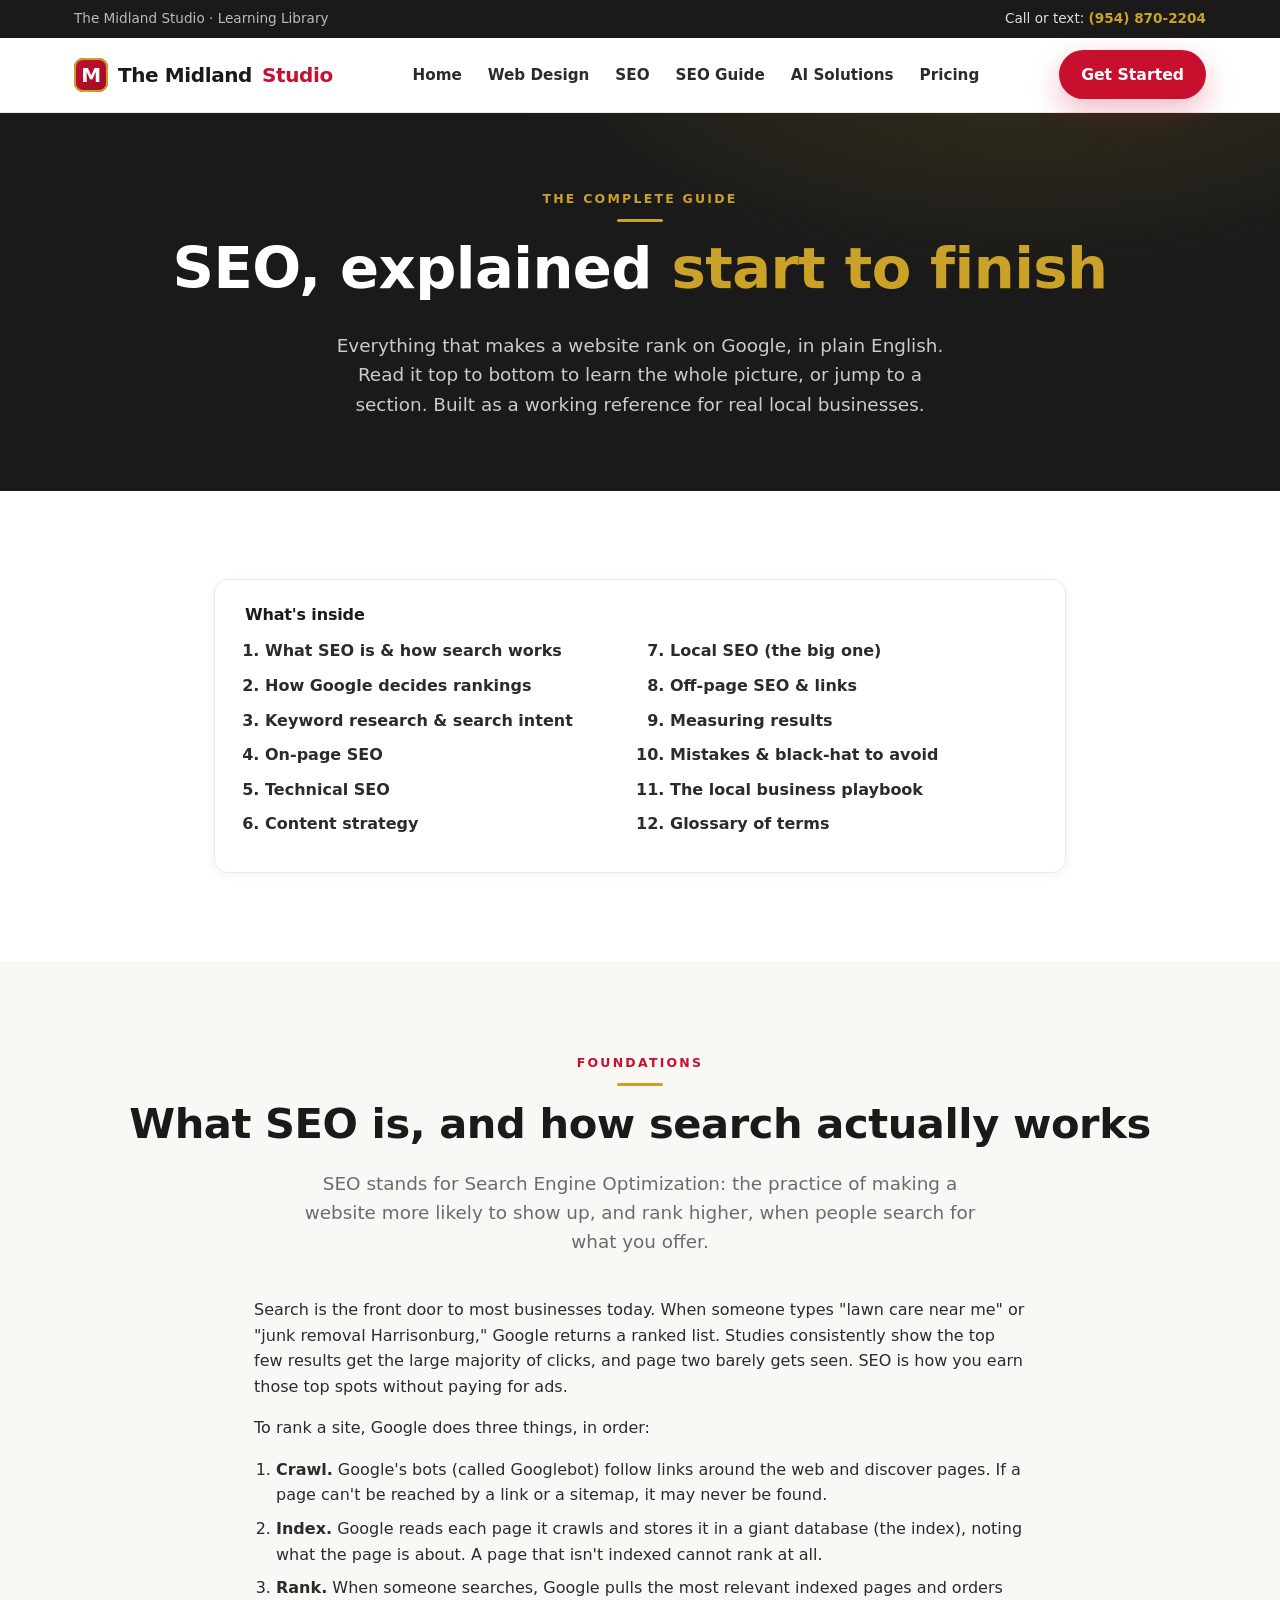
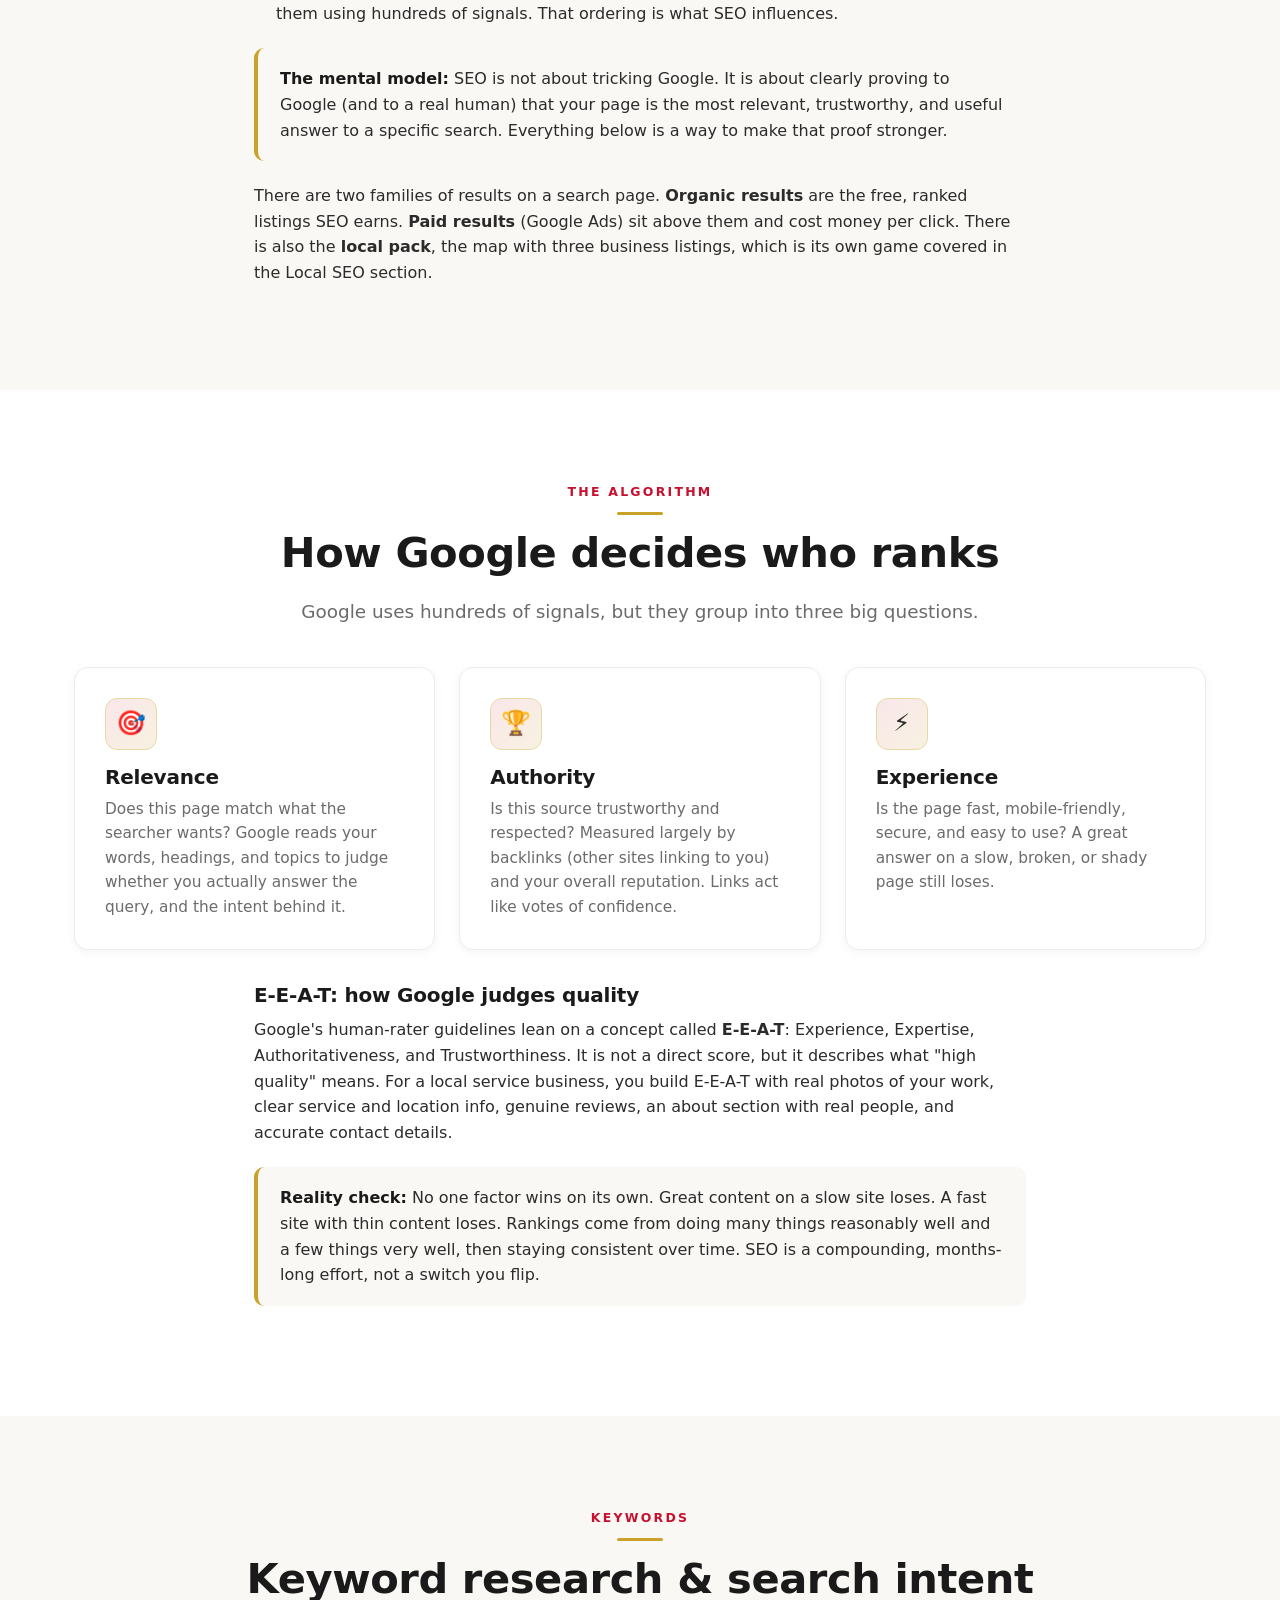
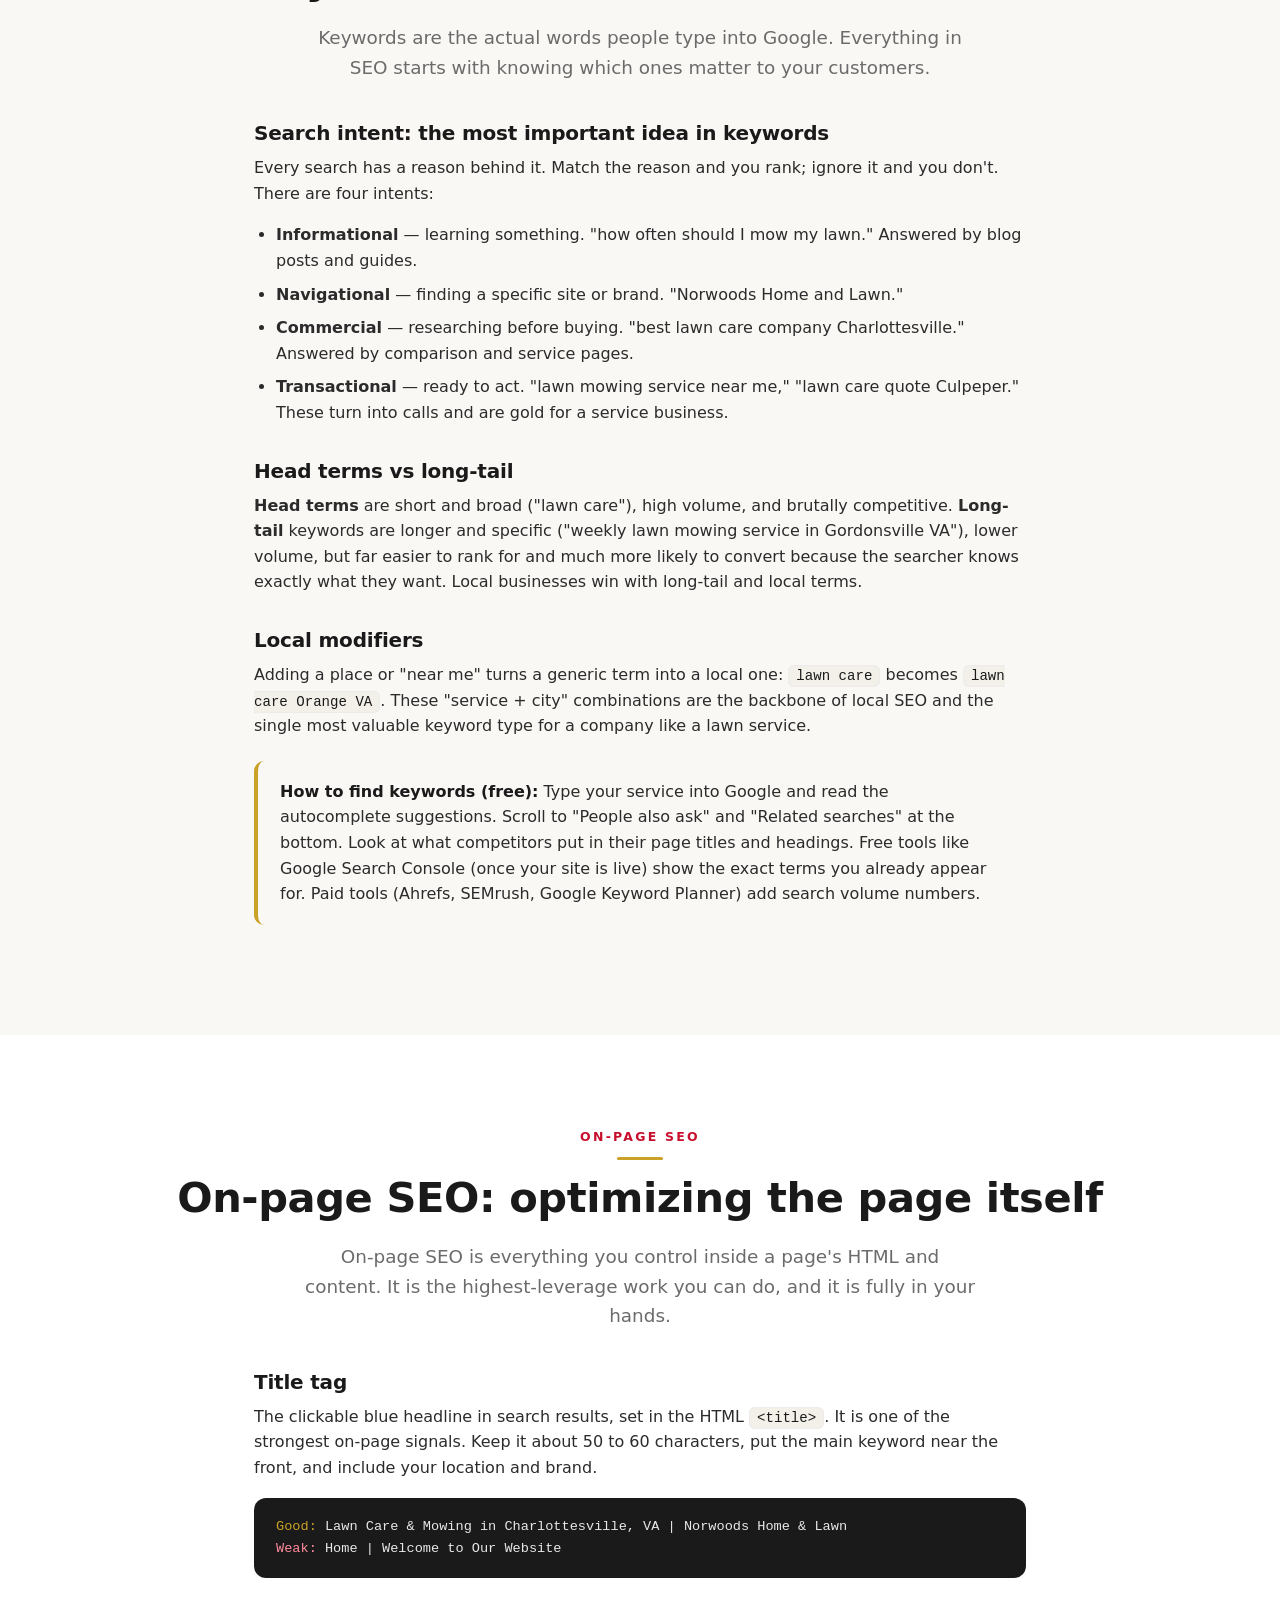
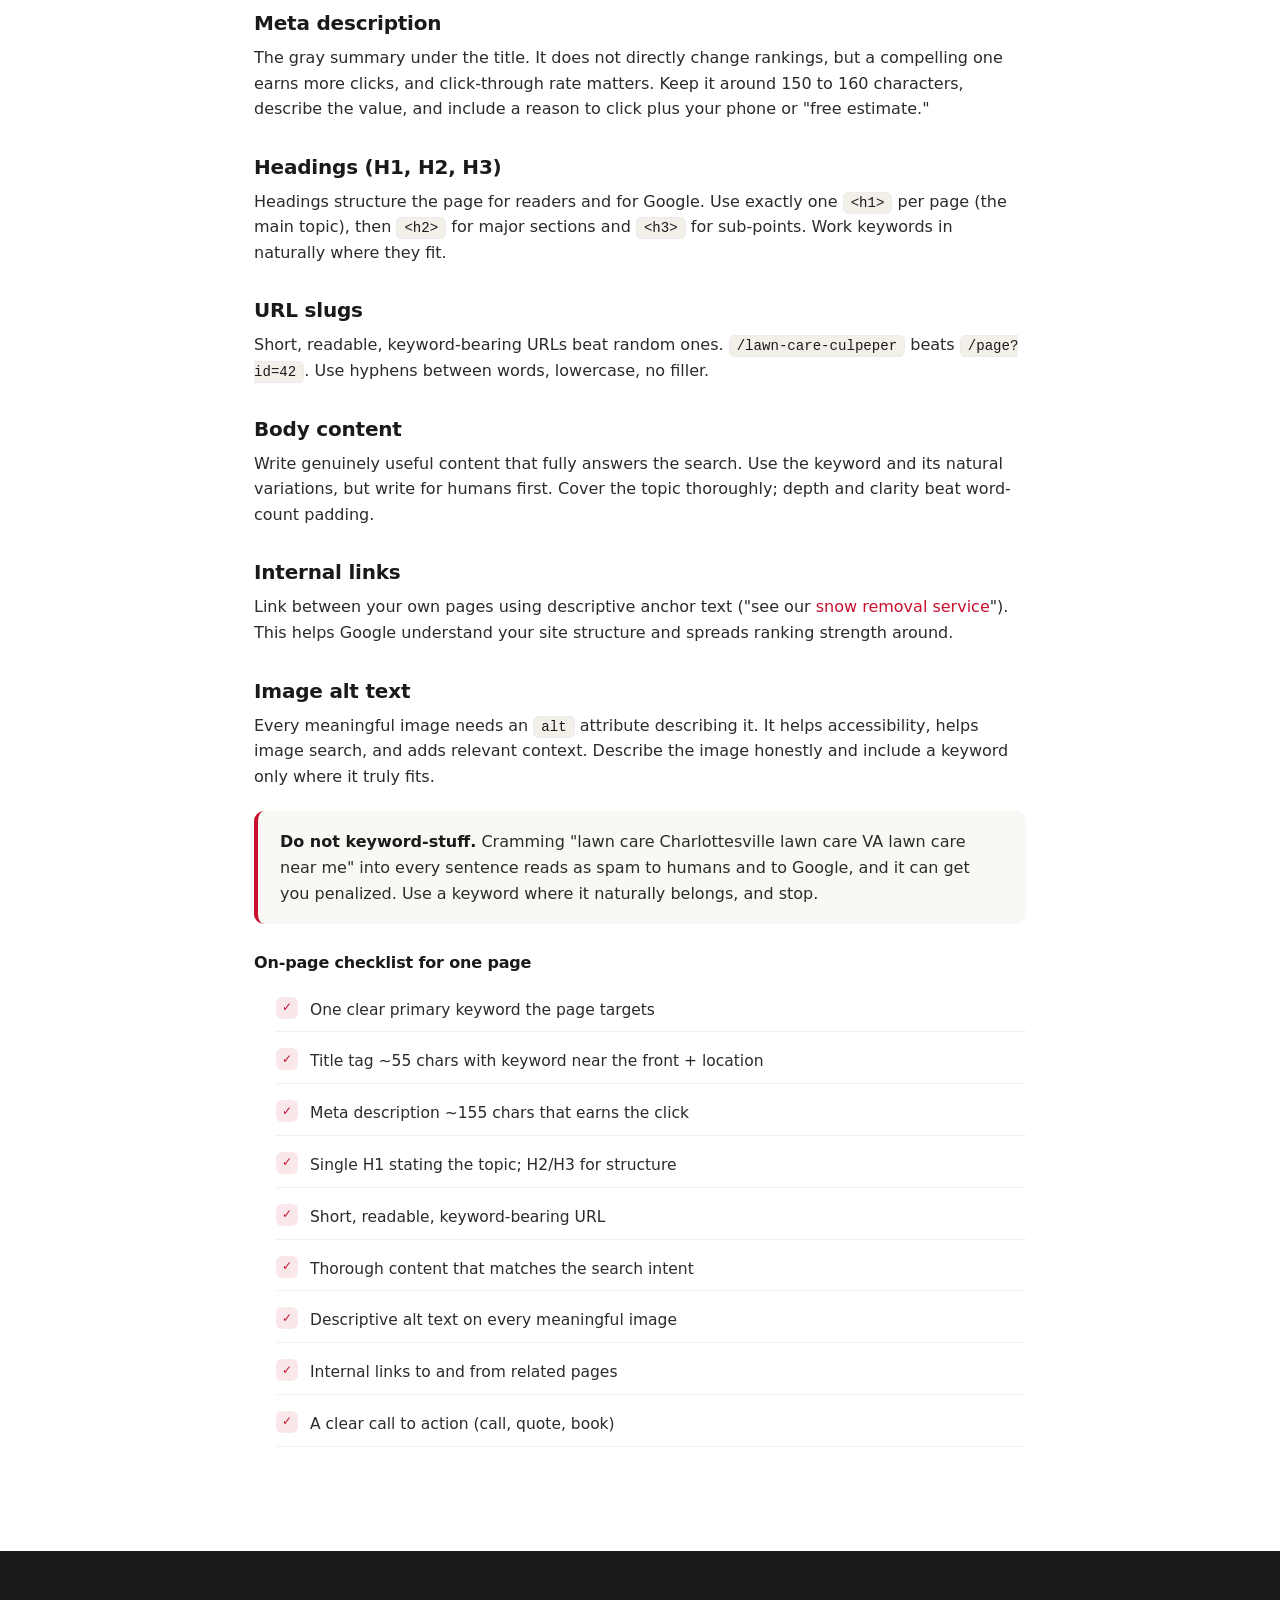
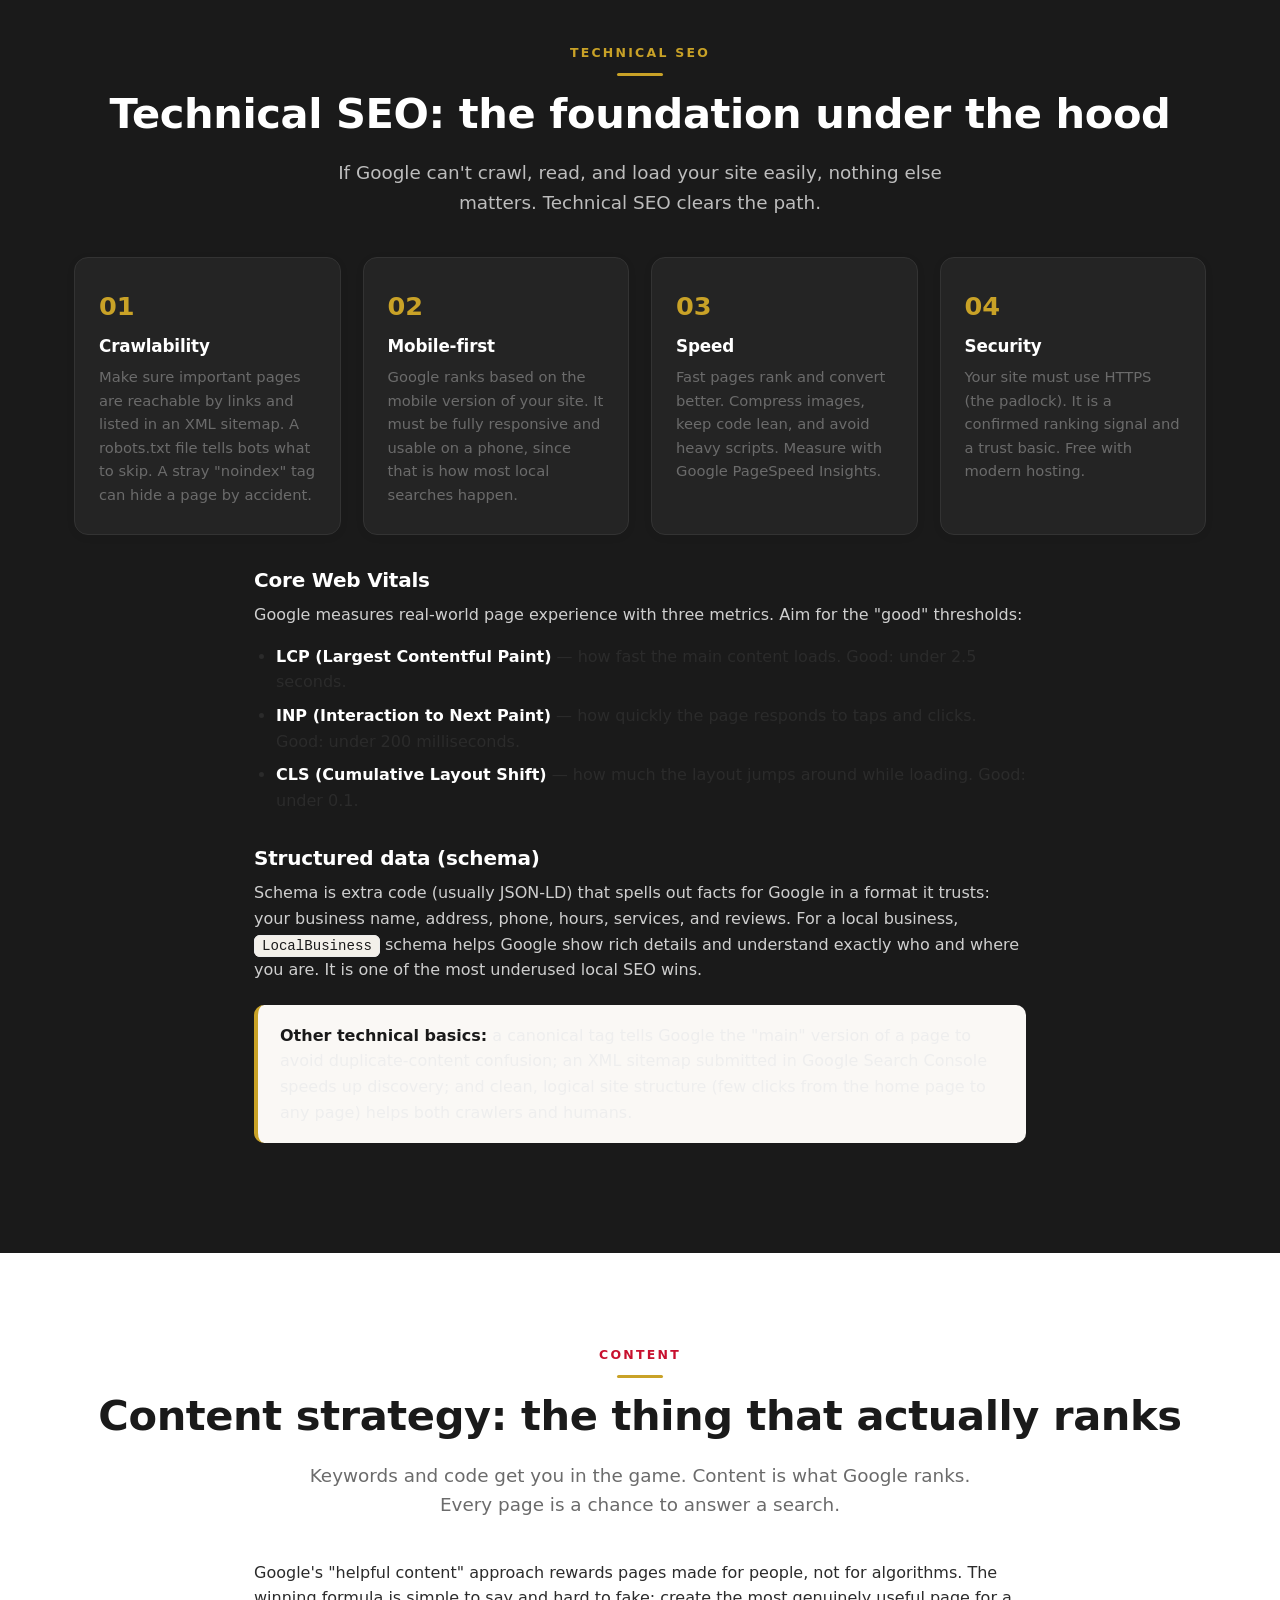
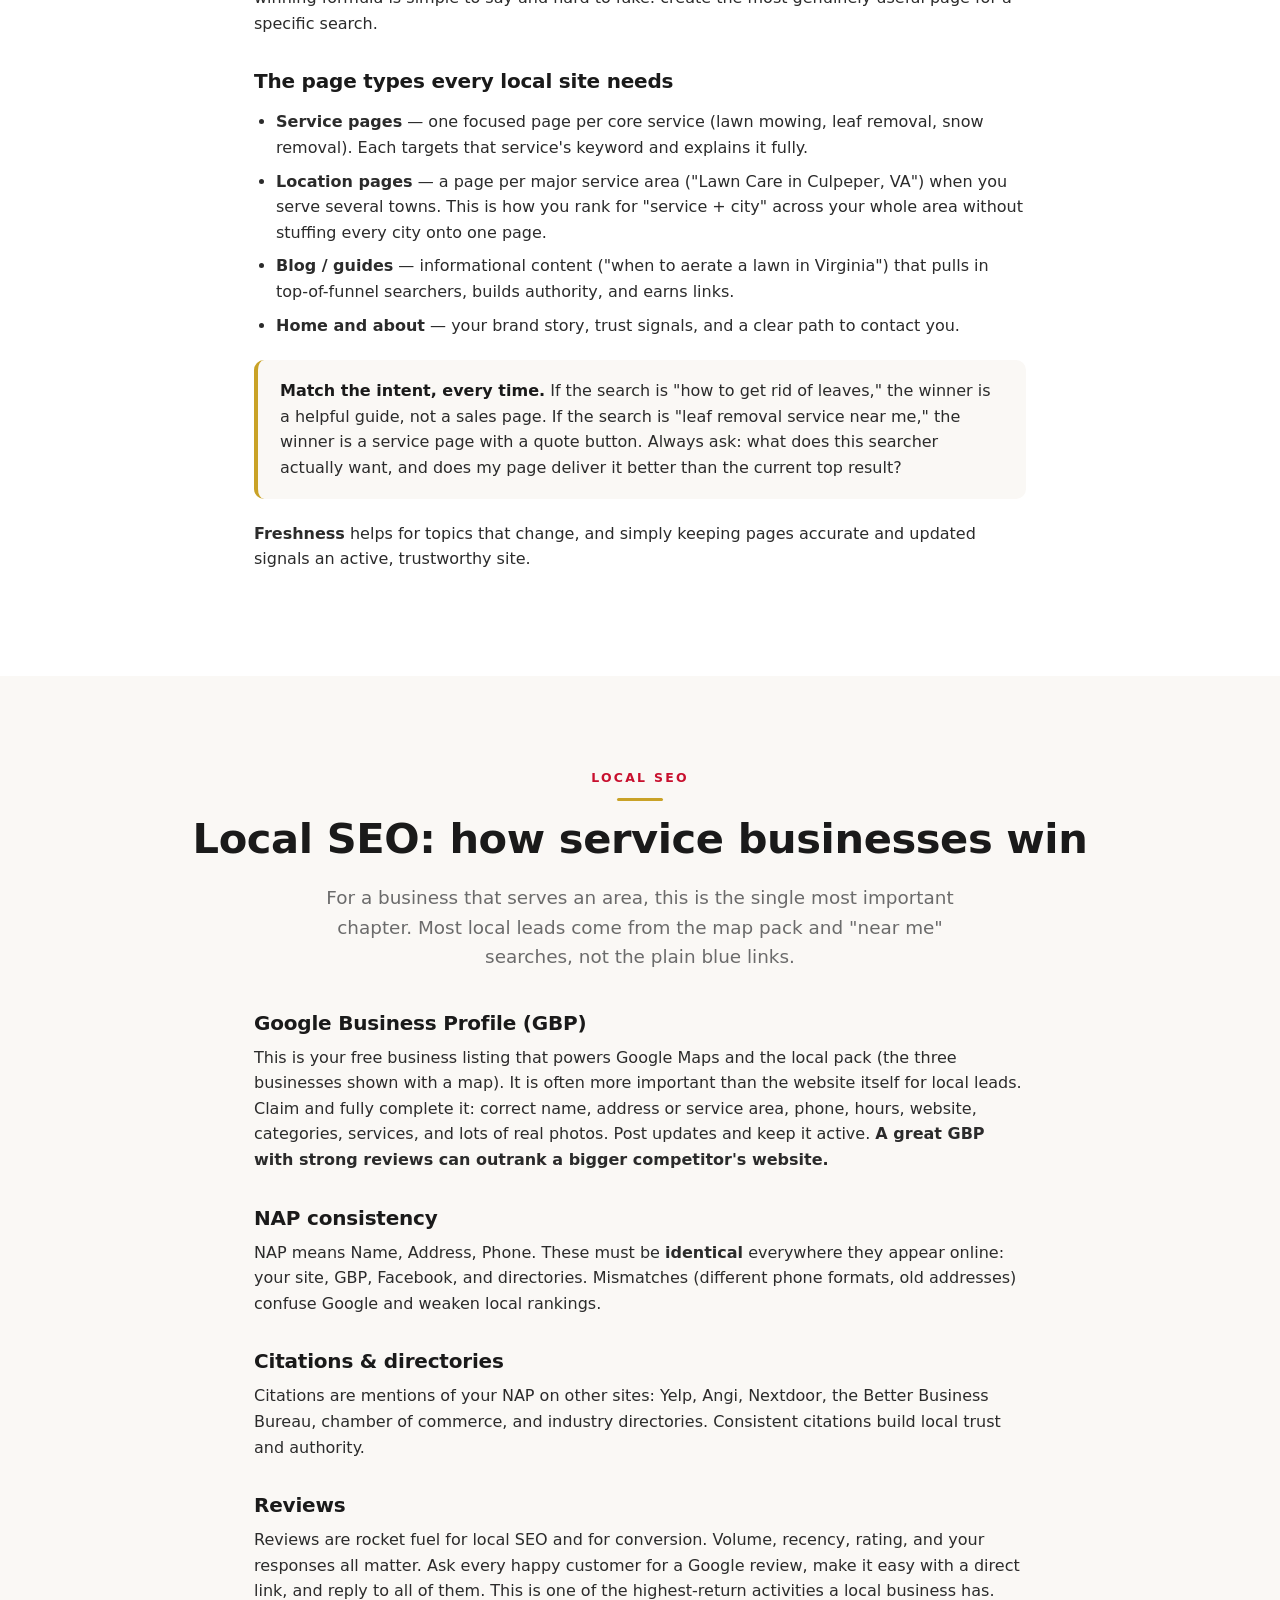
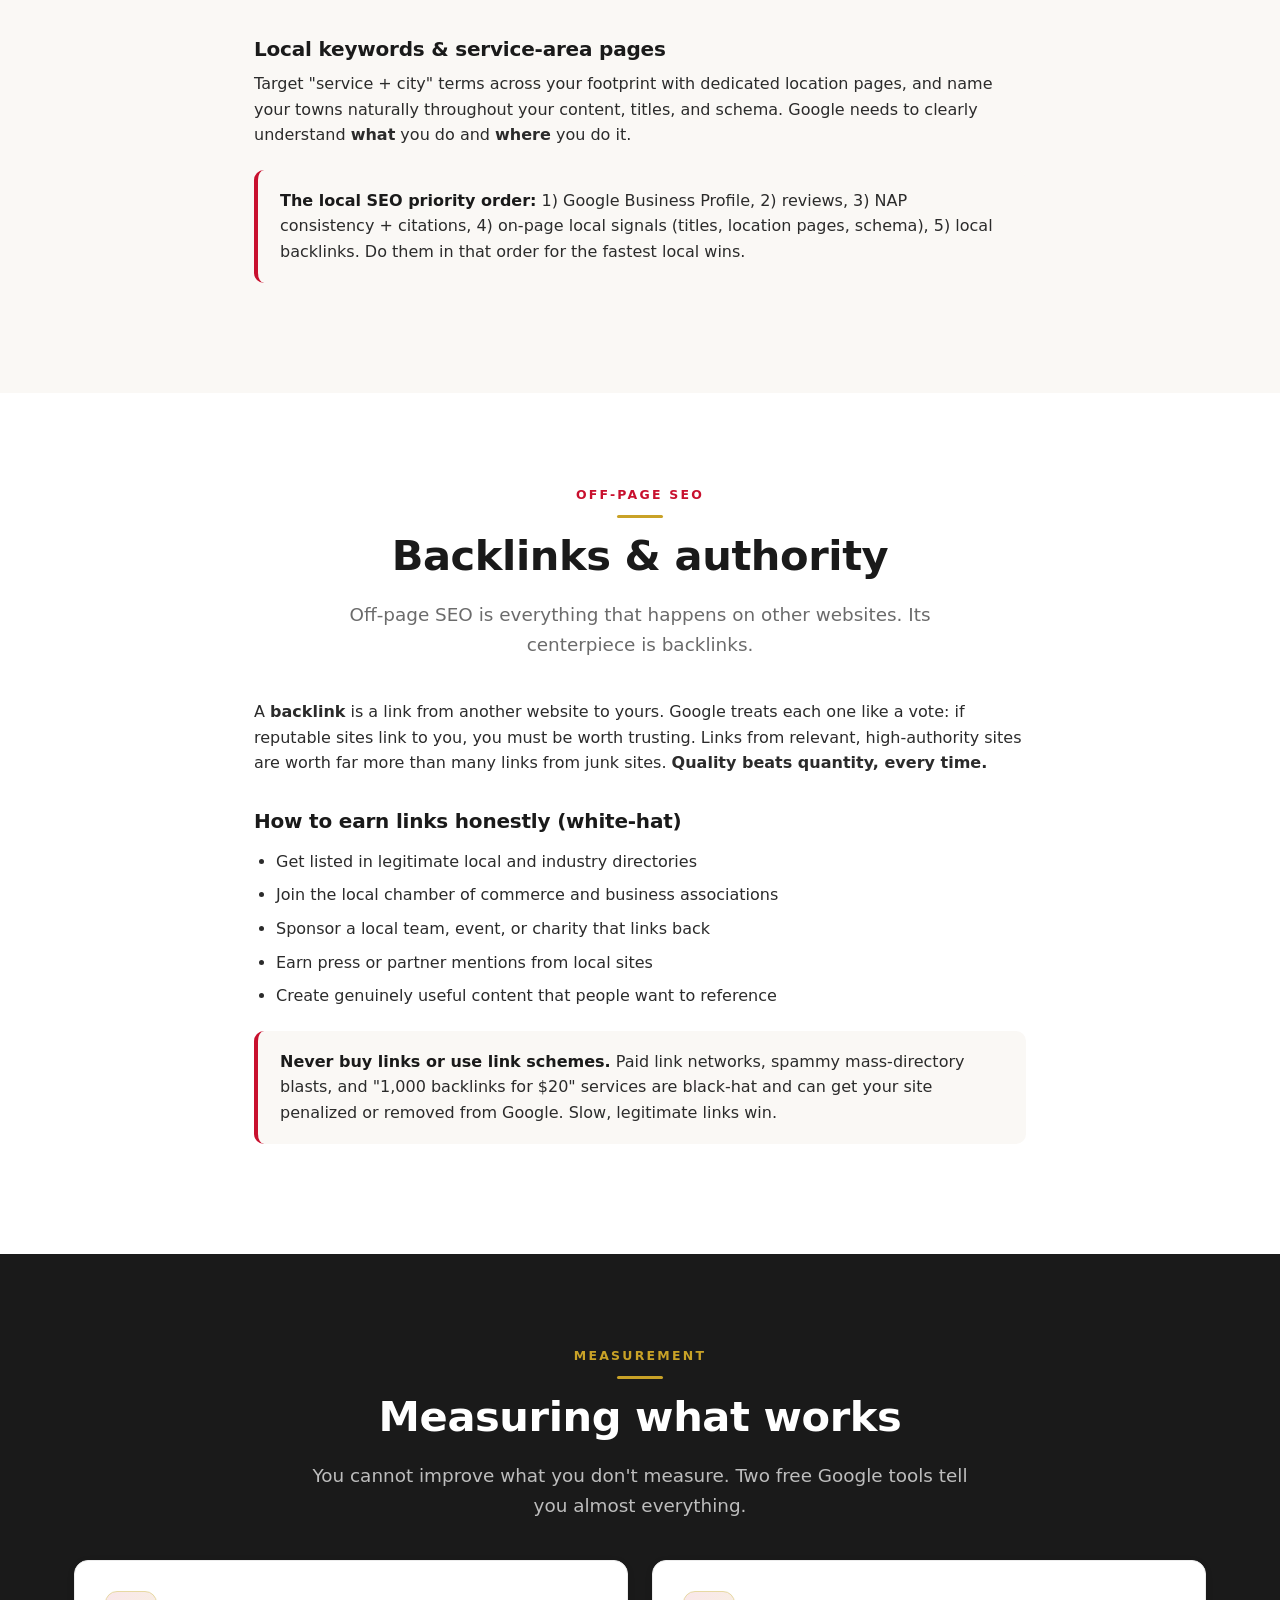
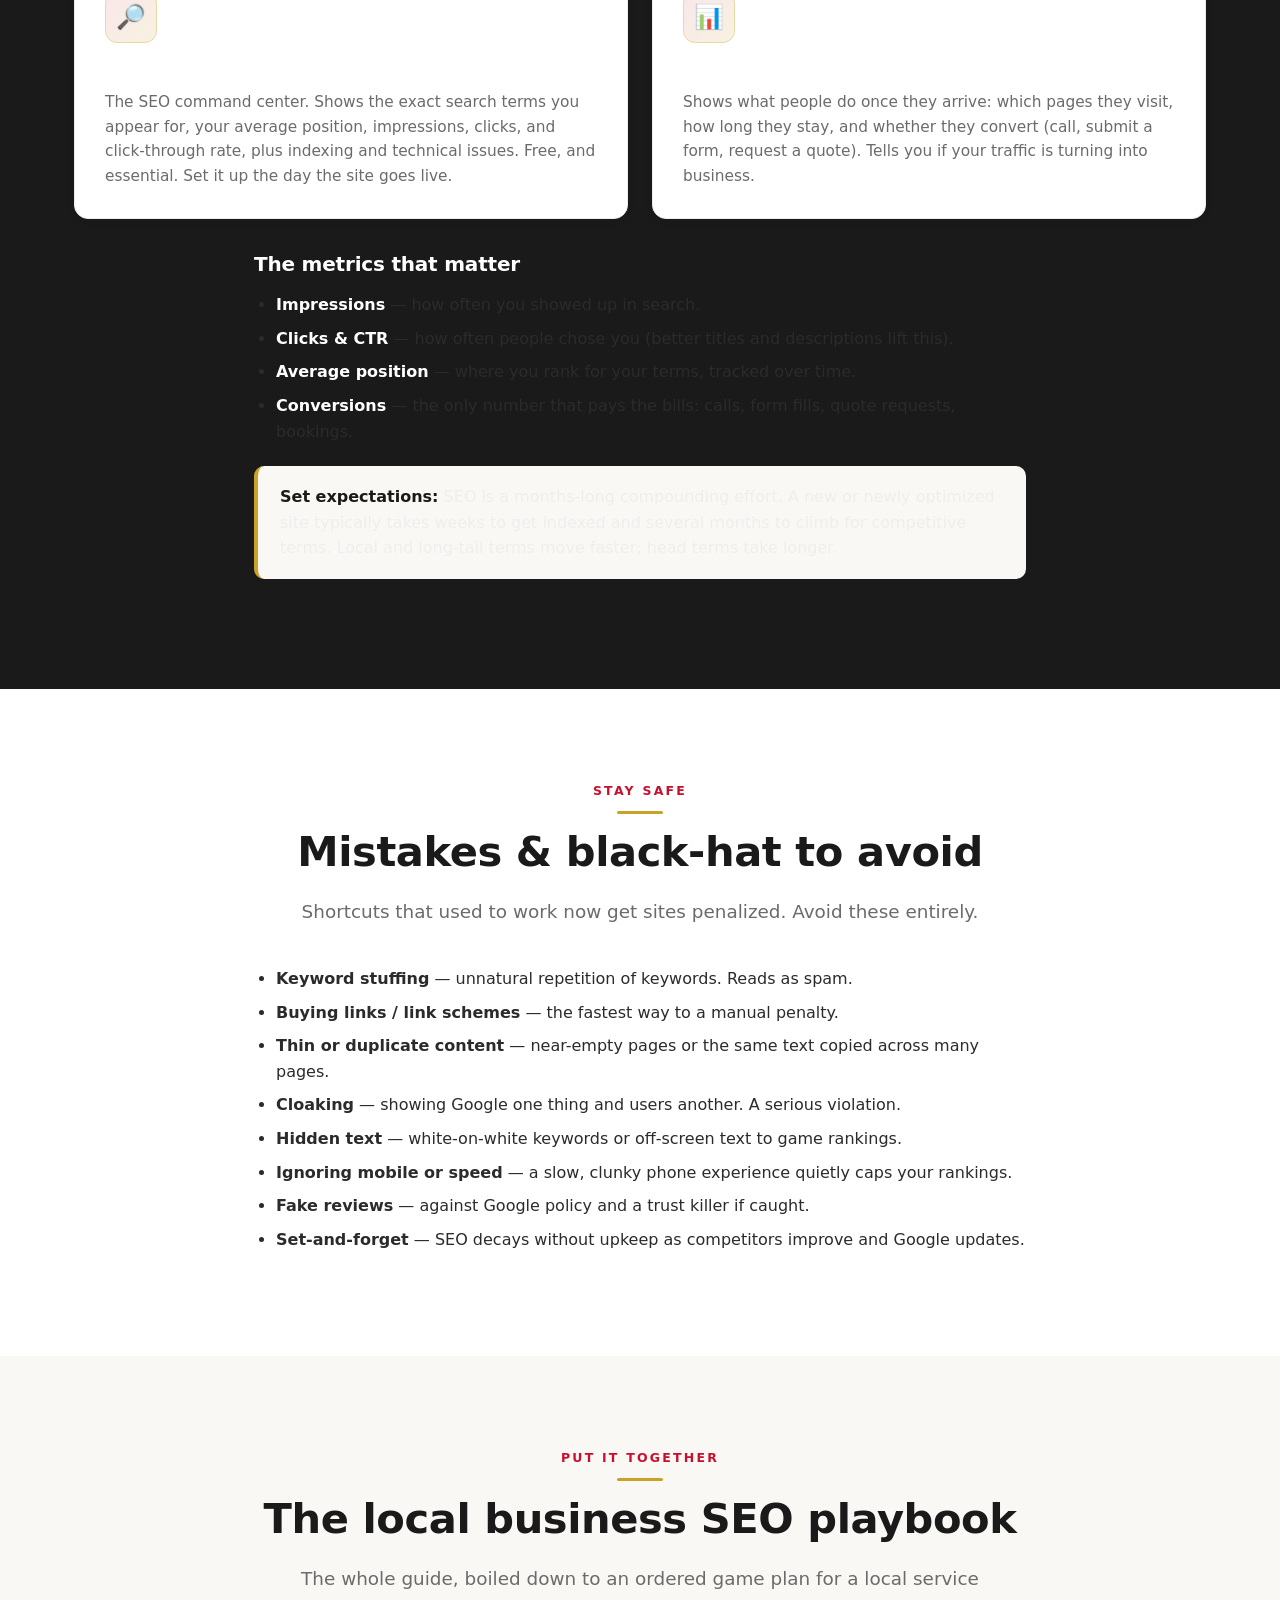
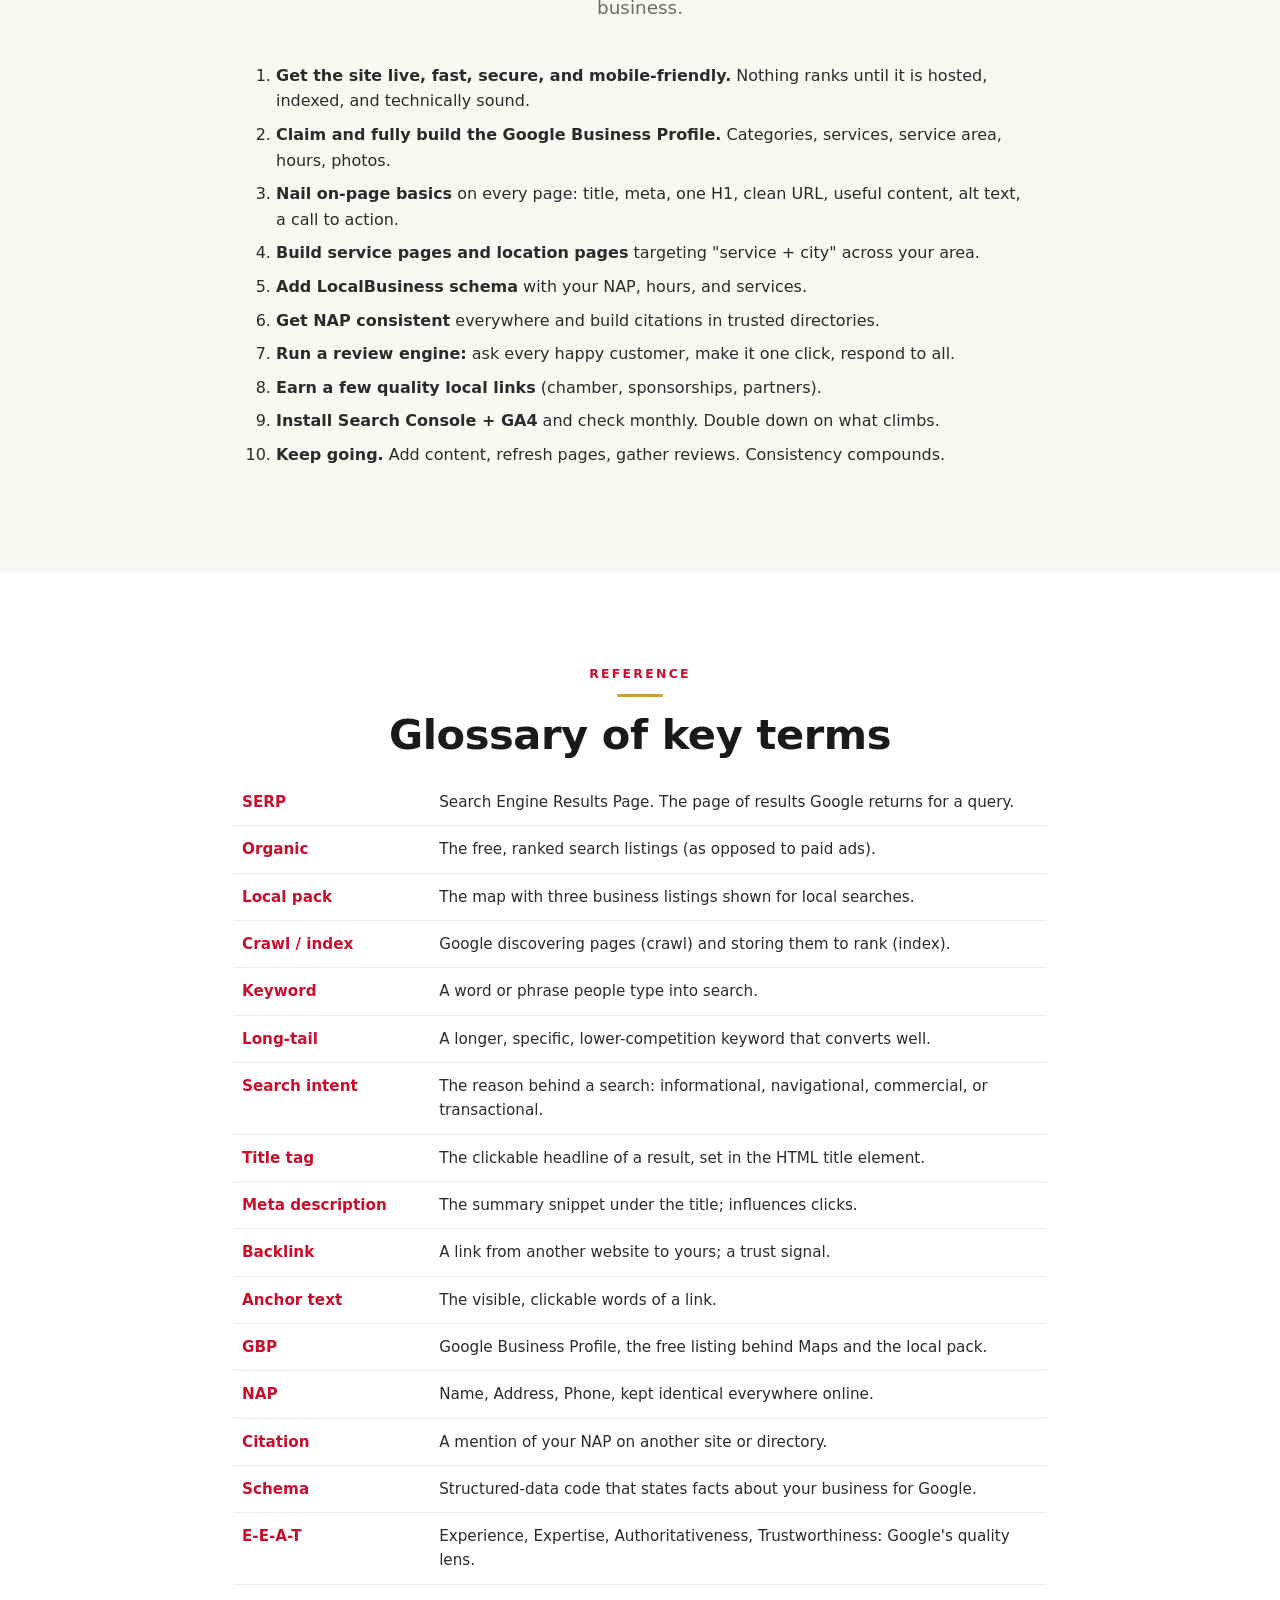
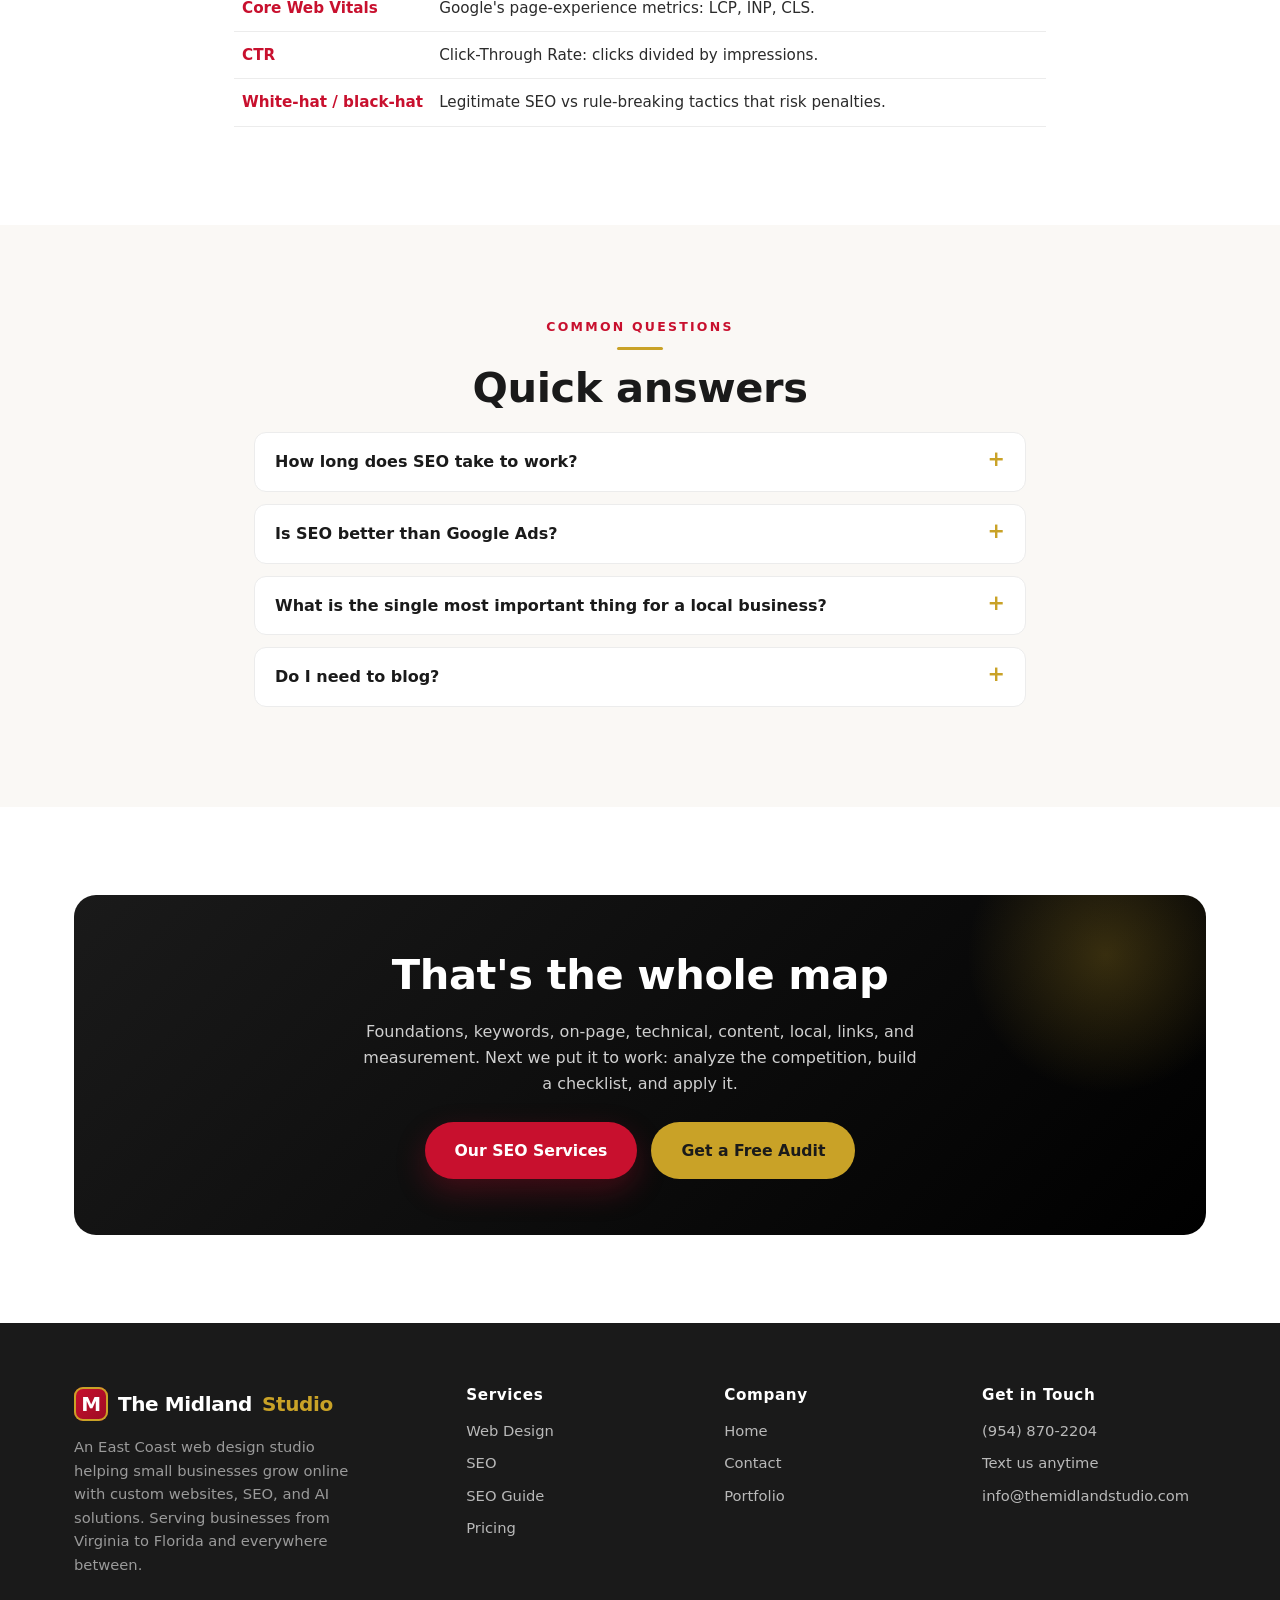
<file: seo-guide.html>
<!doctype html>
<html lang="en">
<head>
  <meta charset="utf-8">
  <meta name="viewport" content="width=device-width, initial-scale=1">
  <title>The Complete SEO Guide — The Midland Studio</title>
  <meta name="description" content="A plain-English, start-to-finish guide to search engine optimization: how search works, keywords, on-page, technical, local SEO, links, and measurement.">
  <link rel="stylesheet" href="styles.css">
  <style>
    /* Guide-specific components (scoped to this learning page) */
    .toc { background:#fff; border:1px solid var(--line); border-radius:var(--radius); padding:26px 30px; box-shadow:var(--shadow-sm); }
    .toc h4 { margin:0 0 14px; color:var(--charcoal); }
    .toc ol { margin:0; padding-left:20px; columns:2; column-gap:40px; }
    .toc li { margin:0 0 9px; font-weight:600; }
    .toc a { color:var(--ink); }
    .toc a:hover { color:var(--red); }
    .prose { max-width:820px; margin:0 auto; }
    .prose h3 { margin-top:34px; }
    .prose p, .prose li { color:var(--ink); }
    .prose ul, .prose ol { padding-left:22px; }
    .prose li { margin-bottom:8px; }
    .callout { background:var(--bg-soft); border-left:4px solid var(--gold); border-radius:10px; padding:18px 22px; margin:22px 0; }
    .callout.red { border-left-color:var(--red); }
    .callout b { color:var(--charcoal); }
    .check { list-style:none; padding:0; margin:16px 0; }
    .check li { position:relative; padding:9px 0 9px 34px; border-bottom:1px solid #f1f1f1; font-size:.97rem; }
    .check li::before { content:"✓"; position:absolute; left:0; top:8px; width:22px; height:22px; background:rgba(200,16,46,.10); color:var(--red); border-radius:6px; display:grid; place-items:center; font-size:.75rem; font-weight:800; }
    code, .kbd { background:#f3f0ea; border:1px solid var(--line); border-radius:6px; padding:2px 7px; font-family:ui-monospace,Consolas,monospace; font-size:.88em; color:var(--charcoal); }
    .example { background:var(--charcoal); color:#e8e8e8; border-radius:12px; padding:18px 22px; margin:18px 0; font-family:ui-monospace,Consolas,monospace; font-size:.85rem; overflow-x:auto; }
    .example .g { color:var(--gold); }
    .example .r { color:#ff8a9c; }
    details.q { background:#fff; border:1px solid var(--line); border-radius:12px; margin-bottom:12px; padding:0 20px; }
    details.q summary { cursor:pointer; font-weight:700; color:var(--charcoal); padding:16px 0; list-style:none; }
    details.q summary::-webkit-details-marker { display:none; }
    details.q summary::after { content:"+"; float:right; color:var(--gold); font-size:1.3rem; line-height:1; }
    details.q[open] summary::after { content:"–"; }
    details.q .a { padding:0 0 16px; color:var(--muted); }
    .deftable { width:100%; border-collapse:collapse; margin:10px 0; }
    .deftable td { border-bottom:1px solid var(--line); padding:11px 8px; vertical-align:top; font-size:.95rem; }
    .deftable td:first-child { font-weight:700; color:var(--red); width:190px; white-space:nowrap; }
    .backlink { text-align:center; margin-top:30px; }
  </style>
</head>
<body>

  <div class="topbar">
    <div class="wrap">
      <span class="tag">The Midland Studio · Learning Library</span>
      <span>Call or text: <a href="tel:+19548702204">(954) 870-2204</a></span>
    </div>
  </div>

  <header class="nav">
    <div class="wrap">
      <a class="brand" href="index.html"><span class="mark">M</span> The Midland <b>Studio</b></a>
      <ul class="menu">
        <li><a href="index.html">Home</a></li>
        <li><a href="index.html#services">Web Design</a></li>
        <li><a href="seo.html">SEO</a></li>
        <li><a href="seo-guide.html">SEO Guide</a></li>
        <li><a href="ai-services.html">AI Solutions</a></li>
        <li><a href="pricing.html">Pricing</a></li>
      </ul>
      <a href="index.html#contact" class="btn btn-primary">Get Started</a>
      <button class="menu-toggle" onclick="document.querySelector('.menu').style.display='flex'">☰</button>
    </div>
  </header>

  <section class="page-hero">
    <div class="wrap">
      <span class="eyebrow" style="color:var(--gold)">The Complete Guide</span>
      <h1>SEO, explained <span>start to finish</span></h1>
      <p>Everything that makes a website rank on Google, in plain English. Read it top to bottom to learn the whole picture, or jump to a section. Built as a working reference for real local businesses.</p>
    </div>
  </section>

  <!-- TABLE OF CONTENTS -->
  <section class="section">
    <div class="wrap" style="max-width:900px">
      <div class="toc">
        <h4>What's inside</h4>
        <ol>
          <li><a href="#what">What SEO is &amp; how search works</a></li>
          <li><a href="#ranking">How Google decides rankings</a></li>
          <li><a href="#keywords">Keyword research &amp; search intent</a></li>
          <li><a href="#onpage">On-page SEO</a></li>
          <li><a href="#technical">Technical SEO</a></li>
          <li><a href="#content">Content strategy</a></li>
          <li><a href="#local">Local SEO (the big one)</a></li>
          <li><a href="#links">Off-page SEO &amp; links</a></li>
          <li><a href="#measure">Measuring results</a></li>
          <li><a href="#avoid">Mistakes &amp; black-hat to avoid</a></li>
          <li><a href="#playbook">The local business playbook</a></li>
          <li><a href="#glossary">Glossary of terms</a></li>
        </ol>
      </div>
    </div>
  </section>

  <!-- 1. WHAT SEO IS -->
  <section class="section section--soft" id="what">
    <div class="wrap center">
      <span class="eyebrow">Foundations</span>
      <h2>What SEO is, and how search actually works</h2>
      <p class="lead">SEO stands for Search Engine Optimization: the practice of making a website more likely to show up, and rank higher, when people search for what you offer.</p>
    </div>
    <div class="wrap prose">
      <p>Search is the front door to most businesses today. When someone types "lawn care near me" or "junk removal Harrisonburg," Google returns a ranked list. Studies consistently show the top few results get the large majority of clicks, and page two barely gets seen. SEO is how you earn those top spots without paying for ads.</p>
      <p>To rank a site, Google does three things, in order:</p>
      <ol>
        <li><b>Crawl.</b> Google's bots (called Googlebot) follow links around the web and discover pages. If a page can't be reached by a link or a sitemap, it may never be found.</li>
        <li><b>Index.</b> Google reads each page it crawls and stores it in a giant database (the index), noting what the page is about. A page that isn't indexed cannot rank at all.</li>
        <li><b>Rank.</b> When someone searches, Google pulls the most relevant indexed pages and orders them using hundreds of signals. That ordering is what SEO influences.</li>
      </ol>
      <div class="callout"><b>The mental model:</b> SEO is not about tricking Google. It is about clearly proving to Google (and to a real human) that your page is the most relevant, trustworthy, and useful answer to a specific search. Everything below is a way to make that proof stronger.</div>
      <p>There are two families of results on a search page. <b>Organic results</b> are the free, ranked listings SEO earns. <b>Paid results</b> (Google Ads) sit above them and cost money per click. There is also the <b>local pack</b>, the map with three business listings, which is its own game covered in the Local SEO section.</p>
    </div>
  </section>

  <!-- 2. HOW GOOGLE RANKS -->
  <section class="section" id="ranking">
    <div class="wrap center">
      <span class="eyebrow">The Algorithm</span>
      <h2>How Google decides who ranks</h2>
      <p class="lead">Google uses hundreds of signals, but they group into three big questions.</p>
    </div>
    <div class="wrap grid grid-3">
      <div class="card"><div class="ico">🎯</div><h3>Relevance</h3><p>Does this page match what the searcher wants? Google reads your words, headings, and topics to judge whether you actually answer the query, and the intent behind it.</p></div>
      <div class="card"><div class="ico">🏆</div><h3>Authority</h3><p>Is this source trustworthy and respected? Measured largely by backlinks (other sites linking to you) and your overall reputation. Links act like votes of confidence.</p></div>
      <div class="card"><div class="ico">⚡</div><h3>Experience</h3><p>Is the page fast, mobile-friendly, secure, and easy to use? A great answer on a slow, broken, or shady page still loses.</p></div>
    </div>
    <div class="wrap prose">
      <h3>E-E-A-T: how Google judges quality</h3>
      <p>Google's human-rater guidelines lean on a concept called <b>E-E-A-T</b>: Experience, Expertise, Authoritativeness, and Trustworthiness. It is not a direct score, but it describes what "high quality" means. For a local service business, you build E-E-A-T with real photos of your work, clear service and location info, genuine reviews, an about section with real people, and accurate contact details.</p>
      <div class="callout"><b>Reality check:</b> No one factor wins on its own. Great content on a slow site loses. A fast site with thin content loses. Rankings come from doing many things reasonably well and a few things very well, then staying consistent over time. SEO is a compounding, months-long effort, not a switch you flip.</div>
    </div>
  </section>

  <!-- 3. KEYWORDS -->
  <section class="section section--soft" id="keywords">
    <div class="wrap center">
      <span class="eyebrow">Keywords</span>
      <h2>Keyword research &amp; search intent</h2>
      <p class="lead">Keywords are the actual words people type into Google. Everything in SEO starts with knowing which ones matter to your customers.</p>
    </div>
    <div class="wrap prose">
      <h3>Search intent: the most important idea in keywords</h3>
      <p>Every search has a reason behind it. Match the reason and you rank; ignore it and you don't. There are four intents:</p>
      <ul>
        <li><b>Informational</b> — learning something. "how often should I mow my lawn." Answered by blog posts and guides.</li>
        <li><b>Navigational</b> — finding a specific site or brand. "Norwoods Home and Lawn."</li>
        <li><b>Commercial</b> — researching before buying. "best lawn care company Charlottesville." Answered by comparison and service pages.</li>
        <li><b>Transactional</b> — ready to act. "lawn mowing service near me," "lawn care quote Culpeper." These turn into calls and are gold for a service business.</li>
      </ul>
      <h3>Head terms vs long-tail</h3>
      <p><b>Head terms</b> are short and broad ("lawn care"), high volume, and brutally competitive. <b>Long-tail</b> keywords are longer and specific ("weekly lawn mowing service in Gordonsville VA"), lower volume, but far easier to rank for and much more likely to convert because the searcher knows exactly what they want. Local businesses win with long-tail and local terms.</p>
      <h3>Local modifiers</h3>
      <p>Adding a place or "near me" turns a generic term into a local one: <code>lawn care</code> becomes <code>lawn care Orange VA</code>. These "service + city" combinations are the backbone of local SEO and the single most valuable keyword type for a company like a lawn service.</p>
      <div class="callout"><b>How to find keywords (free):</b> Type your service into Google and read the autocomplete suggestions. Scroll to "People also ask" and "Related searches" at the bottom. Look at what competitors put in their page titles and headings. Free tools like Google Search Console (once your site is live) show the exact terms you already appear for. Paid tools (Ahrefs, SEMrush, Google Keyword Planner) add search volume numbers.</div>
    </div>
  </section>

  <!-- 4. ON-PAGE -->
  <section class="section" id="onpage">
    <div class="wrap center">
      <span class="eyebrow">On-Page SEO</span>
      <h2>On-page SEO: optimizing the page itself</h2>
      <p class="lead">On-page SEO is everything you control inside a page's HTML and content. It is the highest-leverage work you can do, and it is fully in your hands.</p>
    </div>
    <div class="wrap prose">
      <h3>Title tag</h3>
      <p>The clickable blue headline in search results, set in the HTML <code>&lt;title&gt;</code>. It is one of the strongest on-page signals. Keep it about 50 to 60 characters, put the main keyword near the front, and include your location and brand.</p>
      <div class="example"><span class="g">Good:</span> Lawn Care &amp; Mowing in Charlottesville, VA | Norwoods Home &amp; Lawn<br><span class="r">Weak:</span> Home | Welcome to Our Website</div>
      <h3>Meta description</h3>
      <p>The gray summary under the title. It does not directly change rankings, but a compelling one earns more clicks, and click-through rate matters. Keep it around 150 to 160 characters, describe the value, and include a reason to click plus your phone or "free estimate."</p>
      <h3>Headings (H1, H2, H3)</h3>
      <p>Headings structure the page for readers and for Google. Use exactly one <code>&lt;h1&gt;</code> per page (the main topic), then <code>&lt;h2&gt;</code> for major sections and <code>&lt;h3&gt;</code> for sub-points. Work keywords in naturally where they fit.</p>
      <h3>URL slugs</h3>
      <p>Short, readable, keyword-bearing URLs beat random ones. <code>/lawn-care-culpeper</code> beats <code>/page?id=42</code>. Use hyphens between words, lowercase, no filler.</p>
      <h3>Body content</h3>
      <p>Write genuinely useful content that fully answers the search. Use the keyword and its natural variations, but write for humans first. Cover the topic thoroughly; depth and clarity beat word-count padding.</p>
      <h3>Internal links</h3>
      <p>Link between your own pages using descriptive anchor text ("see our <a href="#local">snow removal service</a>"). This helps Google understand your site structure and spreads ranking strength around.</p>
      <h3>Image alt text</h3>
      <p>Every meaningful image needs an <code>alt</code> attribute describing it. It helps accessibility, helps image search, and adds relevant context. Describe the image honestly and include a keyword only where it truly fits.</p>
      <div class="callout red"><b>Do not keyword-stuff.</b> Cramming "lawn care Charlottesville lawn care VA lawn care near me" into every sentence reads as spam to humans and to Google, and it can get you penalized. Use a keyword where it naturally belongs, and stop.</div>

      <h4 style="margin-top:30px">On-page checklist for one page</h4>
      <ul class="check">
        <li>One clear primary keyword the page targets</li>
        <li>Title tag ~55 chars with keyword near the front + location</li>
        <li>Meta description ~155 chars that earns the click</li>
        <li>Single H1 stating the topic; H2/H3 for structure</li>
        <li>Short, readable, keyword-bearing URL</li>
        <li>Thorough content that matches the search intent</li>
        <li>Descriptive alt text on every meaningful image</li>
        <li>Internal links to and from related pages</li>
        <li>A clear call to action (call, quote, book)</li>
      </ul>
    </div>
  </section>

  <!-- 5. TECHNICAL -->
  <section class="section section--dark" id="technical">
    <div class="wrap center">
      <span class="eyebrow" style="color:var(--gold)">Technical SEO</span>
      <h2>Technical SEO: the foundation under the hood</h2>
      <p class="lead">If Google can't crawl, read, and load your site easily, nothing else matters. Technical SEO clears the path.</p>
    </div>
    <div class="wrap steps">
      <div class="step"><h3>Crawlability</h3><p>Make sure important pages are reachable by links and listed in an XML sitemap. A robots.txt file tells bots what to skip. A stray "noindex" tag can hide a page by accident.</p></div>
      <div class="step"><h3>Mobile-first</h3><p>Google ranks based on the mobile version of your site. It must be fully responsive and usable on a phone, since that is how most local searches happen.</p></div>
      <div class="step"><h3>Speed</h3><p>Fast pages rank and convert better. Compress images, keep code lean, and avoid heavy scripts. Measure with Google PageSpeed Insights.</p></div>
      <div class="step"><h3>Security</h3><p>Your site must use HTTPS (the padlock). It is a confirmed ranking signal and a trust basic. Free with modern hosting.</p></div>
    </div>
    <div class="wrap prose" style="margin-top:30px">
      <h3 style="color:#fff">Core Web Vitals</h3>
      <p style="color:#cfcfcf">Google measures real-world page experience with three metrics. Aim for the "good" thresholds:</p>
      <ul style="color:#cfcfcf">
        <li><b style="color:#fff">LCP (Largest Contentful Paint)</b> — how fast the main content loads. Good: under 2.5 seconds.</li>
        <li><b style="color:#fff">INP (Interaction to Next Paint)</b> — how quickly the page responds to taps and clicks. Good: under 200 milliseconds.</li>
        <li><b style="color:#fff">CLS (Cumulative Layout Shift)</b> — how much the layout jumps around while loading. Good: under 0.1.</li>
      </ul>
      <h3 style="color:#fff">Structured data (schema)</h3>
      <p style="color:#cfcfcf">Schema is extra code (usually JSON-LD) that spells out facts for Google in a format it trusts: your business name, address, phone, hours, services, and reviews. For a local business, <code>LocalBusiness</code> schema helps Google show rich details and understand exactly who and where you are. It is one of the most underused local SEO wins.</p>
      <div class="callout"><b>Other technical basics:</b> a canonical tag tells Google the "main" version of a page to avoid duplicate-content confusion; an XML sitemap submitted in Google Search Console speeds up discovery; and clean, logical site structure (few clicks from the home page to any page) helps both crawlers and humans.</div>
    </div>
  </section>

  <!-- 6. CONTENT -->
  <section class="section" id="content">
    <div class="wrap center">
      <span class="eyebrow">Content</span>
      <h2>Content strategy: the thing that actually ranks</h2>
      <p class="lead">Keywords and code get you in the game. Content is what Google ranks. Every page is a chance to answer a search.</p>
    </div>
    <div class="wrap prose">
      <p>Google's "helpful content" approach rewards pages made for people, not for algorithms. The winning formula is simple to say and hard to fake: create the most genuinely useful page for a specific search.</p>
      <h3>The page types every local site needs</h3>
      <ul>
        <li><b>Service pages</b> — one focused page per core service (lawn mowing, leaf removal, snow removal). Each targets that service's keyword and explains it fully.</li>
        <li><b>Location pages</b> — a page per major service area ("Lawn Care in Culpeper, VA") when you serve several towns. This is how you rank for "service + city" across your whole area without stuffing every city onto one page.</li>
        <li><b>Blog / guides</b> — informational content ("when to aerate a lawn in Virginia") that pulls in top-of-funnel searchers, builds authority, and earns links.</li>
        <li><b>Home and about</b> — your brand story, trust signals, and a clear path to contact you.</li>
      </ul>
      <div class="callout"><b>Match the intent, every time.</b> If the search is "how to get rid of leaves," the winner is a helpful guide, not a sales page. If the search is "leaf removal service near me," the winner is a service page with a quote button. Always ask: what does this searcher actually want, and does my page deliver it better than the current top result?</div>
      <p><b>Freshness</b> helps for topics that change, and simply keeping pages accurate and updated signals an active, trustworthy site.</p>
    </div>
  </section>

  <!-- 7. LOCAL SEO -->
  <section class="section section--soft" id="local">
    <div class="wrap center">
      <span class="eyebrow">Local SEO</span>
      <h2>Local SEO: how service businesses win</h2>
      <p class="lead">For a business that serves an area, this is the single most important chapter. Most local leads come from the map pack and "near me" searches, not the plain blue links.</p>
    </div>
    <div class="wrap prose">
      <h3>Google Business Profile (GBP)</h3>
      <p>This is your free business listing that powers Google Maps and the local pack (the three businesses shown with a map). It is often more important than the website itself for local leads. Claim and fully complete it: correct name, address or service area, phone, hours, website, categories, services, and lots of real photos. Post updates and keep it active. <b>A great GBP with strong reviews can outrank a bigger competitor's website.</b></p>
      <h3>NAP consistency</h3>
      <p>NAP means Name, Address, Phone. These must be <b>identical</b> everywhere they appear online: your site, GBP, Facebook, and directories. Mismatches (different phone formats, old addresses) confuse Google and weaken local rankings.</p>
      <h3>Citations &amp; directories</h3>
      <p>Citations are mentions of your NAP on other sites: Yelp, Angi, Nextdoor, the Better Business Bureau, chamber of commerce, and industry directories. Consistent citations build local trust and authority.</p>
      <h3>Reviews</h3>
      <p>Reviews are rocket fuel for local SEO and for conversion. Volume, recency, rating, and your responses all matter. Ask every happy customer for a Google review, make it easy with a direct link, and reply to all of them. This is one of the highest-return activities a local business has.</p>
      <h3>Local keywords &amp; service-area pages</h3>
      <p>Target "service + city" terms across your footprint with dedicated location pages, and name your towns naturally throughout your content, titles, and schema. Google needs to clearly understand <b>what</b> you do and <b>where</b> you do it.</p>
      <div class="callout red"><b>The local SEO priority order:</b> 1) Google Business Profile, 2) reviews, 3) NAP consistency + citations, 4) on-page local signals (titles, location pages, schema), 5) local backlinks. Do them in that order for the fastest local wins.</div>
    </div>
  </section>

  <!-- 8. OFF-PAGE / LINKS -->
  <section class="section" id="links">
    <div class="wrap center">
      <span class="eyebrow">Off-Page SEO</span>
      <h2>Backlinks &amp; authority</h2>
      <p class="lead">Off-page SEO is everything that happens on other websites. Its centerpiece is backlinks.</p>
    </div>
    <div class="wrap prose">
      <p>A <b>backlink</b> is a link from another website to yours. Google treats each one like a vote: if reputable sites link to you, you must be worth trusting. Links from relevant, high-authority sites are worth far more than many links from junk sites. <b>Quality beats quantity, every time.</b></p>
      <h3>How to earn links honestly (white-hat)</h3>
      <ul>
        <li>Get listed in legitimate local and industry directories</li>
        <li>Join the local chamber of commerce and business associations</li>
        <li>Sponsor a local team, event, or charity that links back</li>
        <li>Earn press or partner mentions from local sites</li>
        <li>Create genuinely useful content that people want to reference</li>
      </ul>
      <div class="callout red"><b>Never buy links or use link schemes.</b> Paid link networks, spammy mass-directory blasts, and "1,000 backlinks for $20" services are black-hat and can get your site penalized or removed from Google. Slow, legitimate links win.</div>
    </div>
  </section>

  <!-- 9. MEASURE -->
  <section class="section section--dark" id="measure">
    <div class="wrap center">
      <span class="eyebrow" style="color:var(--gold)">Measurement</span>
      <h2>Measuring what works</h2>
      <p class="lead">You cannot improve what you don't measure. Two free Google tools tell you almost everything.</p>
    </div>
    <div class="wrap grid grid-2">
      <div class="card"><div class="ico">🔎</div><h3>Google Search Console</h3><p>The SEO command center. Shows the exact search terms you appear for, your average position, impressions, clicks, and click-through rate, plus indexing and technical issues. Free, and essential. Set it up the day the site goes live.</p></div>
      <div class="card"><div class="ico">📊</div><h3>Google Analytics (GA4)</h3><p>Shows what people do once they arrive: which pages they visit, how long they stay, and whether they convert (call, submit a form, request a quote). Tells you if your traffic is turning into business.</p></div>
    </div>
    <div class="wrap prose" style="margin-top:26px">
      <h3 style="color:#fff">The metrics that matter</h3>
      <ul style="color:#cfcfcf">
        <li><b style="color:#fff">Impressions</b> — how often you showed up in search.</li>
        <li><b style="color:#fff">Clicks &amp; CTR</b> — how often people chose you (better titles and descriptions lift this).</li>
        <li><b style="color:#fff">Average position</b> — where you rank for your terms, tracked over time.</li>
        <li><b style="color:#fff">Conversions</b> — the only number that pays the bills: calls, form fills, quote requests, bookings.</li>
      </ul>
      <div class="callout"><b>Set expectations:</b> SEO is a months-long compounding effort. A new or newly optimized site typically takes weeks to get indexed and several months to climb for competitive terms. Local and long-tail terms move faster; head terms take longer.</div>
    </div>
  </section>

  <!-- 10. AVOID -->
  <section class="section" id="avoid">
    <div class="wrap center">
      <span class="eyebrow">Stay Safe</span>
      <h2>Mistakes &amp; black-hat to avoid</h2>
      <p class="lead">Shortcuts that used to work now get sites penalized. Avoid these entirely.</p>
    </div>
    <div class="wrap prose">
      <ul>
        <li><b>Keyword stuffing</b> — unnatural repetition of keywords. Reads as spam.</li>
        <li><b>Buying links / link schemes</b> — the fastest way to a manual penalty.</li>
        <li><b>Thin or duplicate content</b> — near-empty pages or the same text copied across many pages.</li>
        <li><b>Cloaking</b> — showing Google one thing and users another. A serious violation.</li>
        <li><b>Hidden text</b> — white-on-white keywords or off-screen text to game rankings.</li>
        <li><b>Ignoring mobile or speed</b> — a slow, clunky phone experience quietly caps your rankings.</li>
        <li><b>Fake reviews</b> — against Google policy and a trust killer if caught.</li>
        <li><b>Set-and-forget</b> — SEO decays without upkeep as competitors improve and Google updates.</li>
      </ul>
    </div>
  </section>

  <!-- 11. PLAYBOOK -->
  <section class="section section--soft" id="playbook">
    <div class="wrap center">
      <span class="eyebrow">Put It Together</span>
      <h2>The local business SEO playbook</h2>
      <p class="lead">The whole guide, boiled down to an ordered game plan for a local service business.</p>
    </div>
    <div class="wrap prose">
      <ol>
        <li><b>Get the site live, fast, secure, and mobile-friendly.</b> Nothing ranks until it is hosted, indexed, and technically sound.</li>
        <li><b>Claim and fully build the Google Business Profile.</b> Categories, services, service area, hours, photos.</li>
        <li><b>Nail on-page basics</b> on every page: title, meta, one H1, clean URL, useful content, alt text, a call to action.</li>
        <li><b>Build service pages and location pages</b> targeting "service + city" across your area.</li>
        <li><b>Add LocalBusiness schema</b> with your NAP, hours, and services.</li>
        <li><b>Get NAP consistent</b> everywhere and build citations in trusted directories.</li>
        <li><b>Run a review engine:</b> ask every happy customer, make it one click, respond to all.</li>
        <li><b>Earn a few quality local links</b> (chamber, sponsorships, partners).</li>
        <li><b>Install Search Console + GA4</b> and check monthly. Double down on what climbs.</li>
        <li><b>Keep going.</b> Add content, refresh pages, gather reviews. Consistency compounds.</li>
      </ol>
    </div>
  </section>

  <!-- 12. GLOSSARY -->
  <section class="section" id="glossary">
    <div class="wrap center">
      <span class="eyebrow">Reference</span>
      <h2>Glossary of key terms</h2>
    </div>
    <div class="wrap" style="max-width:860px">
      <table class="deftable">
        <tr><td>SERP</td><td>Search Engine Results Page. The page of results Google returns for a query.</td></tr>
        <tr><td>Organic</td><td>The free, ranked search listings (as opposed to paid ads).</td></tr>
        <tr><td>Local pack</td><td>The map with three business listings shown for local searches.</td></tr>
        <tr><td>Crawl / index</td><td>Google discovering pages (crawl) and storing them to rank (index).</td></tr>
        <tr><td>Keyword</td><td>A word or phrase people type into search.</td></tr>
        <tr><td>Long-tail</td><td>A longer, specific, lower-competition keyword that converts well.</td></tr>
        <tr><td>Search intent</td><td>The reason behind a search: informational, navigational, commercial, or transactional.</td></tr>
        <tr><td>Title tag</td><td>The clickable headline of a result, set in the HTML title element.</td></tr>
        <tr><td>Meta description</td><td>The summary snippet under the title; influences clicks.</td></tr>
        <tr><td>Backlink</td><td>A link from another website to yours; a trust signal.</td></tr>
        <tr><td>Anchor text</td><td>The visible, clickable words of a link.</td></tr>
        <tr><td>GBP</td><td>Google Business Profile, the free listing behind Maps and the local pack.</td></tr>
        <tr><td>NAP</td><td>Name, Address, Phone, kept identical everywhere online.</td></tr>
        <tr><td>Citation</td><td>A mention of your NAP on another site or directory.</td></tr>
        <tr><td>Schema</td><td>Structured-data code that states facts about your business for Google.</td></tr>
        <tr><td>E-E-A-T</td><td>Experience, Expertise, Authoritativeness, Trustworthiness: Google's quality lens.</td></tr>
        <tr><td>Core Web Vitals</td><td>Google's page-experience metrics: LCP, INP, CLS.</td></tr>
        <tr><td>CTR</td><td>Click-Through Rate: clicks divided by impressions.</td></tr>
        <tr><td>White-hat / black-hat</td><td>Legitimate SEO vs rule-breaking tactics that risk penalties.</td></tr>
      </table>
    </div>
  </section>

  <!-- FAQ -->
  <section class="section section--soft">
    <div class="wrap center">
      <span class="eyebrow">Common Questions</span>
      <h2>Quick answers</h2>
    </div>
    <div class="wrap" style="max-width:820px">
      <details class="q"><summary>How long does SEO take to work?</summary><div class="a">Usually a few weeks to get indexed and several months to climb for competitive terms. Local and long-tail terms move faster. It compounds, so results build over time.</div></details>
      <details class="q"><summary>Is SEO better than Google Ads?</summary><div class="a">They do different jobs. Ads are instant but stop the moment you stop paying. SEO takes time but keeps working and compounds. Many local businesses run ads for speed while SEO builds.</div></details>
      <details class="q"><summary>What is the single most important thing for a local business?</summary><div class="a">A fully built, active Google Business Profile with a steady stream of real reviews. It drives the map pack, which is where most local leads come from.</div></details>
      <details class="q"><summary>Do I need to blog?</summary><div class="a">Not required, but helpful. Blogs capture informational searches, build authority, and earn links. For most local businesses, great service and location pages come first; the blog is a bonus.</div></details>
    </div>
  </section>

  <section class="section">
    <div class="wrap">
      <div class="cta-band">
        <h2>That's the whole map</h2>
        <p>Foundations, keywords, on-page, technical, content, local, links, and measurement. Next we put it to work: analyze the competition, build a checklist, and apply it.</p>
        <div style="display:flex;gap:14px;justify-content:center;flex-wrap:wrap">
          <a href="seo.html" class="btn btn-primary">Our SEO Services</a>
          <a href="index.html#contact" class="btn btn-gold">Get a Free Audit</a>
        </div>
      </div>
    </div>
  </section>

  <footer class="site">
    <div class="wrap foot-grid">
      <div>
        <div class="brand"><span class="mark">M</span> The Midland <b>Studio</b></div>
        <p class="foot-about">An East Coast web design studio helping small businesses grow online with custom websites, SEO, and AI solutions. Serving businesses from Virginia to Florida and everywhere between.</p>
      </div>
      <div><h4>Services</h4><a href="index.html#services">Web Design</a><a href="seo.html">SEO</a><a href="seo-guide.html">SEO Guide</a><a href="pricing.html">Pricing</a></div>
      <div><h4>Company</h4><a href="index.html">Home</a><a href="index.html#contact">Contact</a><a href="index.html#work">Portfolio</a></div>
      <div><h4>Get in Touch</h4><a href="tel:+19548702204">(954) 870-2204</a><a href="sms:+19548702204">Text us anytime</a><a href="mailto:info@themidlandstudio.com">info@themidlandstudio.com</a></div>
    </div>
    <div class="wrap foot-bottom"><span>© 2026 The Midland Studio. All rights reserved.</span><span>Serving the East Coast • Virginia to Florida</span></div>
  </footer>

</body>
</html>
</file>
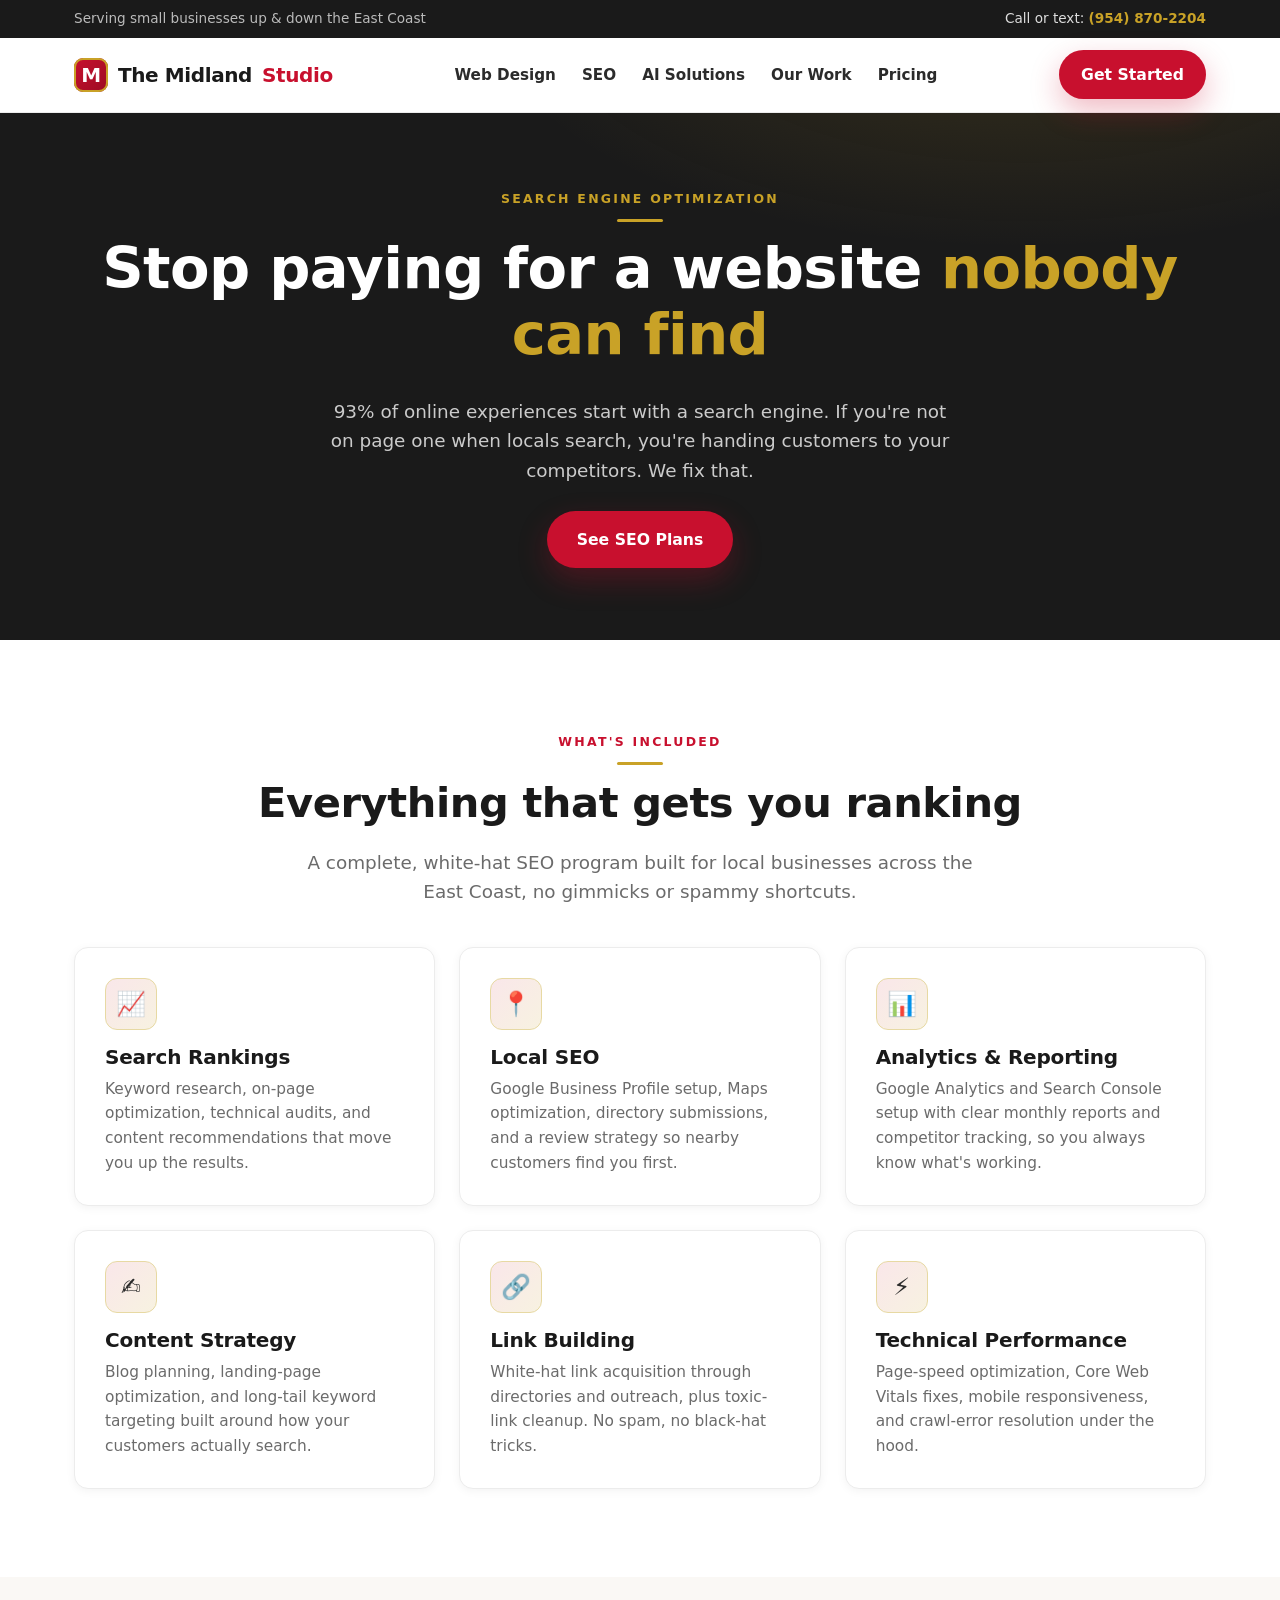
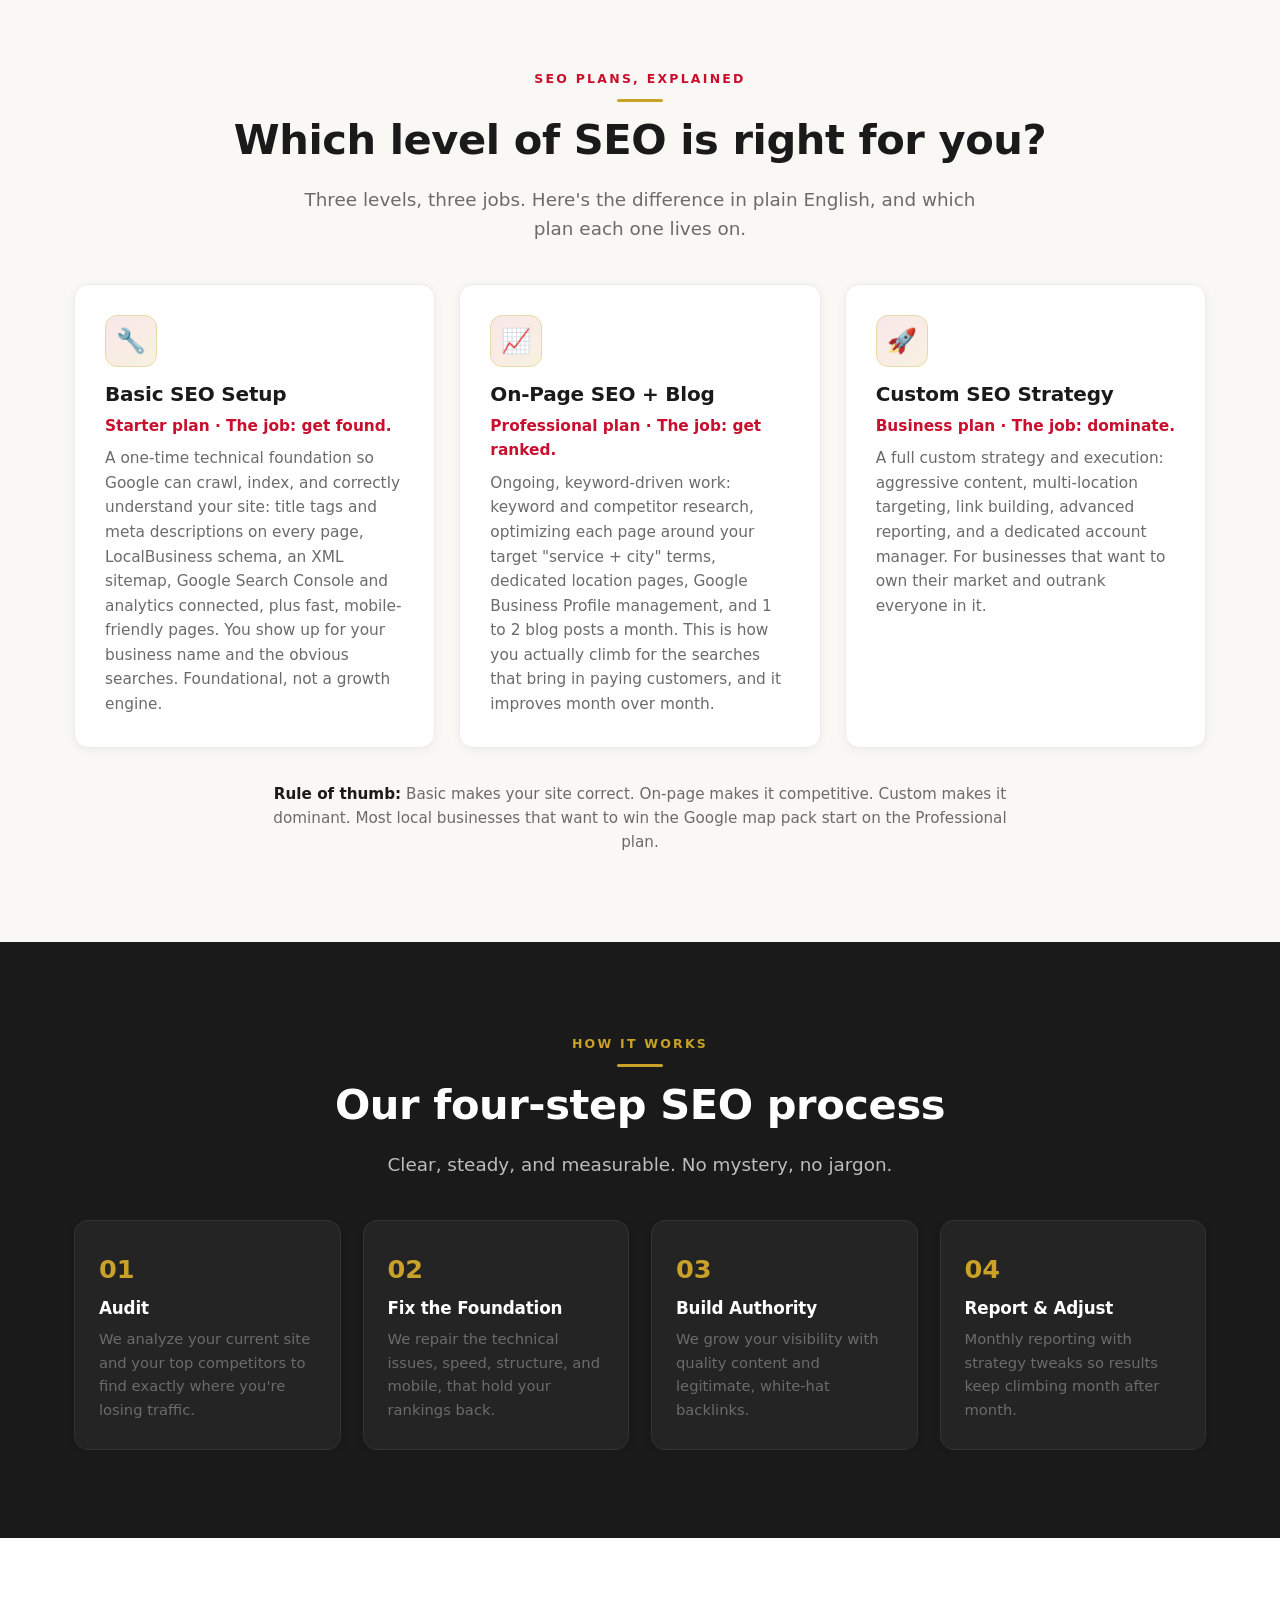
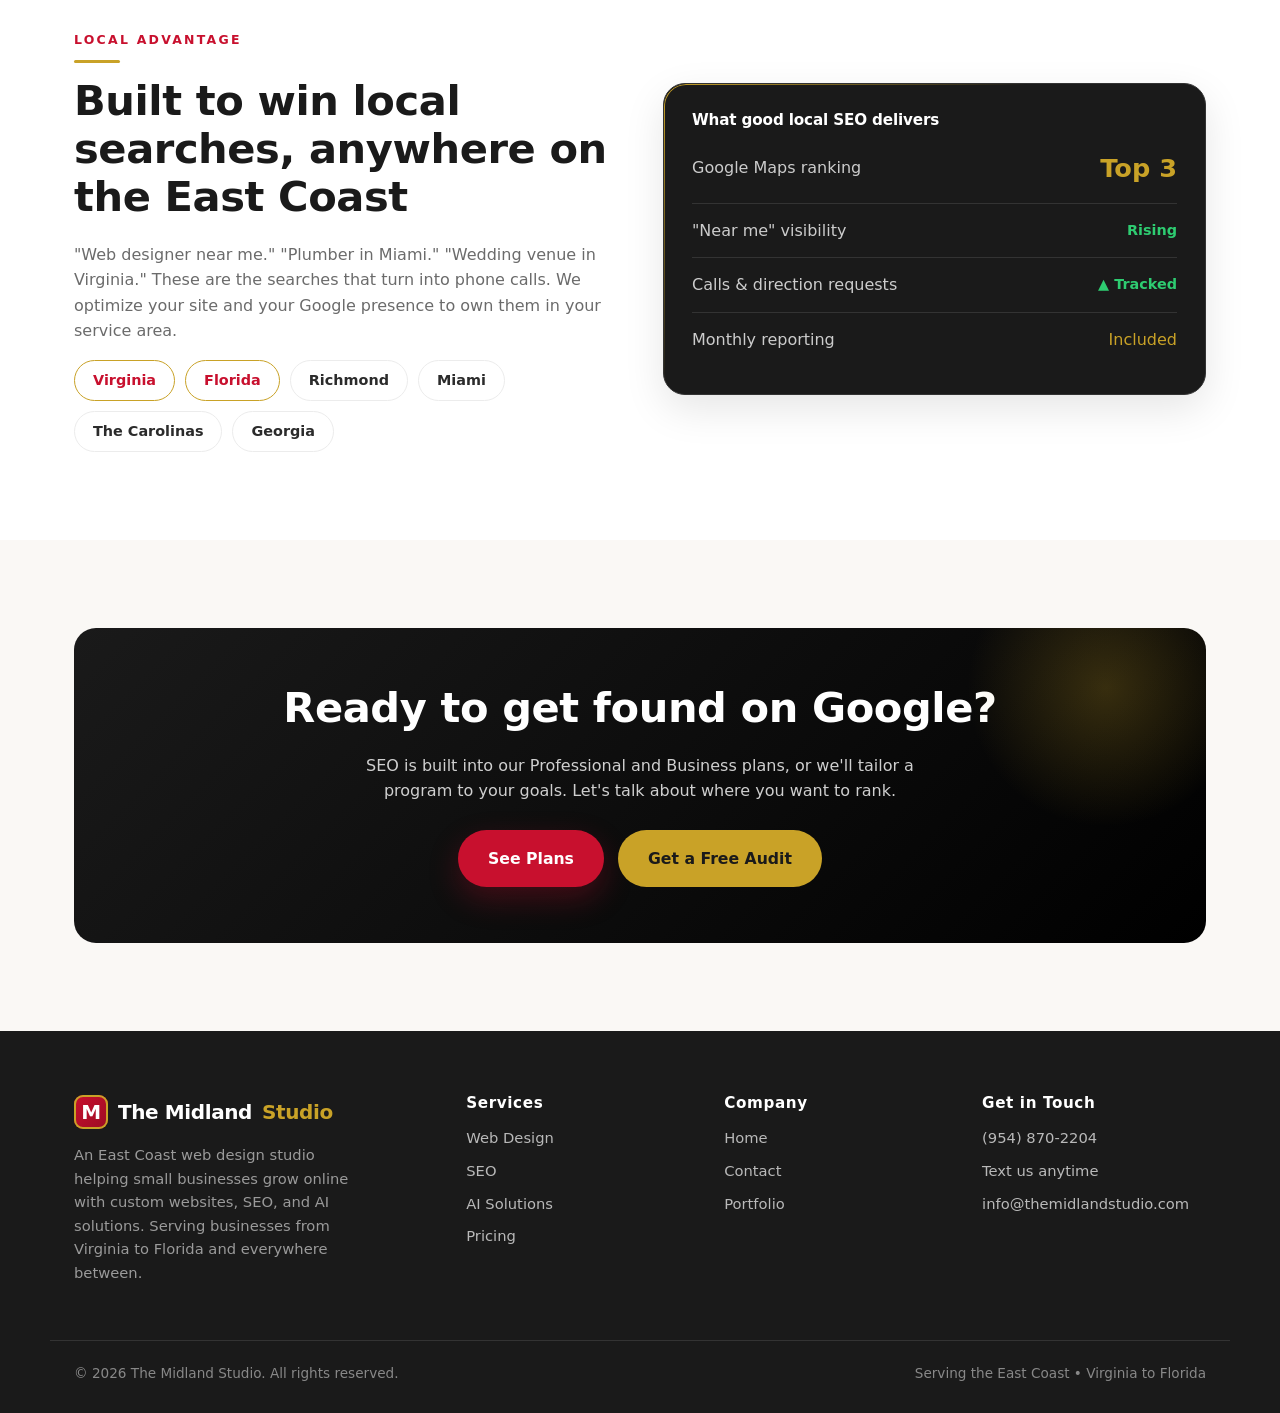
<file: seo.html>
<!doctype html>
<html lang="en">
<head>
  <meta charset="utf-8">
  <meta name="viewport" content="width=device-width, initial-scale=1">
  <title>SEO Services — The Midland Studio</title>
  <meta name="description" content="Local SEO for businesses across the East Coast. Rank higher on Google, get found on Maps, and turn searches into customers.">
  <link rel="stylesheet" href="styles.css">
</head>
<body>

  <div class="topbar">
    <div class="wrap">
      <span class="tag">Serving small businesses up &amp; down the East Coast</span>
      <span>Call or text: <a href="tel:+19548702204">(954) 870-2204</a></span>
    </div>
  </div>

  <header class="nav">
    <div class="wrap">
      <a class="brand" href="index.html"><span class="mark">M</span> The Midland <b>Studio</b></a>
      <ul class="menu">
        <li><a href="index.html#services">Web Design</a></li>
        <li><a href="seo.html">SEO</a></li>
        <li><a href="ai-services.html">AI Solutions</a></li>
        <li><a href="index.html#work">Our Work</a></li>
        <li><a href="pricing.html">Pricing</a></li>
      </ul>
      <a href="index.html#contact" class="btn btn-primary">Get Started</a>
      <button class="menu-toggle" aria-label="Menu" onclick="document.querySelector('.menu').classList.toggle('open')">☰</button>
    </div>
  </header>

  <section class="page-hero">
    <div class="wrap">
      <span class="eyebrow" style="color:var(--gold)">Search Engine Optimization</span>
      <h1>Stop paying for a website <span>nobody can find</span></h1>
      <p>93% of online experiences start with a search engine. If you're not on page one when locals search, you're handing customers to your competitors. We fix that.</p>
      <div style="margin-top:26px"><a href="pricing.html" class="btn btn-primary">See SEO Plans</a></div>
    </div>
  </section>

  <!-- Core services -->
  <section class="section">
    <div class="wrap center">
      <span class="eyebrow">What's Included</span>
      <h2>Everything that gets you ranking</h2>
      <p class="lead">A complete, white-hat SEO program built for local businesses across the East Coast, no gimmicks or spammy shortcuts.</p>
    </div>
    <div class="wrap grid grid-3">
      <div class="card"><div class="ico">📈</div><h3>Search Rankings</h3><p>Keyword research, on-page optimization, technical audits, and content recommendations that move you up the results.</p></div>
      <div class="card"><div class="ico">📍</div><h3>Local SEO</h3><p>Google Business Profile setup, Maps optimization, directory submissions, and a review strategy so nearby customers find you first.</p></div>
      <div class="card"><div class="ico">📊</div><h3>Analytics &amp; Reporting</h3><p>Google Analytics and Search Console setup with clear monthly reports and competitor tracking, so you always know what's working.</p></div>
      <div class="card"><div class="ico">✍️</div><h3>Content Strategy</h3><p>Blog planning, landing-page optimization, and long-tail keyword targeting built around how your customers actually search.</p></div>
      <div class="card"><div class="ico">🔗</div><h3>Link Building</h3><p>White-hat link acquisition through directories and outreach, plus toxic-link cleanup. No spam, no black-hat tricks.</p></div>
      <div class="card"><div class="ico">⚡</div><h3>Technical Performance</h3><p>Page-speed optimization, Core Web Vitals fixes, mobile responsiveness, and crawl-error resolution under the hood.</p></div>
    </div>
  </section>

  <!-- SEO levels explained -->
  <section class="section section--soft">
    <div class="wrap center">
      <span class="eyebrow">SEO Plans, Explained</span>
      <h2>Which level of SEO is right for you?</h2>
      <p class="lead">Three levels, three jobs. Here's the difference in plain English, and which plan each one lives on.</p>
    </div>
    <div class="wrap grid grid-3">
      <div class="card">
        <div class="ico">🔧</div>
        <h3>Basic SEO Setup</h3>
        <p style="color:var(--red);font-weight:700;margin-bottom:8px">Starter plan &middot; The job: get found.</p>
        <p>A one-time technical foundation so Google can crawl, index, and correctly understand your site: title tags and meta descriptions on every page, LocalBusiness schema, an XML sitemap, Google Search Console and analytics connected, plus fast, mobile-friendly pages. You show up for your business name and the obvious searches. Foundational, not a growth engine.</p>
      </div>
      <div class="card">
        <div class="ico">📈</div>
        <h3>On-Page SEO + Blog</h3>
        <p style="color:var(--red);font-weight:700;margin-bottom:8px">Professional plan &middot; The job: get ranked.</p>
        <p>Ongoing, keyword-driven work: keyword and competitor research, optimizing each page around your target "service + city" terms, dedicated location pages, Google Business Profile management, and 1 to 2 blog posts a month. This is how you actually climb for the searches that bring in paying customers, and it improves month over month.</p>
      </div>
      <div class="card">
        <div class="ico">🚀</div>
        <h3>Custom SEO Strategy</h3>
        <p style="color:var(--red);font-weight:700;margin-bottom:8px">Business plan &middot; The job: dominate.</p>
        <p>A full custom strategy and execution: aggressive content, multi-location targeting, link building, advanced reporting, and a dedicated account manager. For businesses that want to own their market and outrank everyone in it.</p>
      </div>
    </div>
    <p class="pricing-note" style="max-width:760px;margin:34px auto 0"><b>Rule of thumb:</b> Basic makes your site correct. On-page makes it competitive. Custom makes it dominant. Most local businesses that want to win the Google map pack start on the Professional plan.</p>
  </section>

  <!-- Process -->
  <section class="section section--dark">
    <div class="wrap center">
      <span class="eyebrow" style="color:var(--gold)">How It Works</span>
      <h2>Our four-step SEO process</h2>
      <p class="lead">Clear, steady, and measurable. No mystery, no jargon.</p>
    </div>
    <div class="wrap steps">
      <div class="step"><h3>Audit</h3><p>We analyze your current site and your top competitors to find exactly where you're losing traffic.</p></div>
      <div class="step"><h3>Fix the Foundation</h3><p>We repair the technical issues, speed, structure, and mobile, that hold your rankings back.</p></div>
      <div class="step"><h3>Build Authority</h3><p>We grow your visibility with quality content and legitimate, white-hat backlinks.</p></div>
      <div class="step"><h3>Report &amp; Adjust</h3><p>Monthly reporting with strategy tweaks so results keep climbing month after month.</p></div>
    </div>
  </section>

  <!-- Local angle -->
  <section class="section">
    <div class="wrap split">
      <div>
        <span class="eyebrow eyebrow--left">Local Advantage</span>
        <h2>Built to win local searches, anywhere on the East Coast</h2>
        <p style="color:var(--muted)">"Web designer near me." "Plumber in Miami." "Wedding venue in Virginia." These are the searches that turn into phone calls. We optimize your site and your Google presence to own them in your service area.</p>
        <div class="tag-list" style="justify-content:flex-start">
          <span class="chip gold">Virginia</span>
          <span class="chip gold">Florida</span>
          <span class="chip">Richmond</span>
          <span class="chip">Miami</span>
          <span class="chip">The Carolinas</span>
          <span class="chip">Georgia</span>
        </div>
      </div>
      <div class="hero-card">
        <h4>What good local SEO delivers</h4>
        <div class="row"><span style="color:#ccc">Google Maps ranking</span><span class="big g">Top 3</span></div>
        <div class="row"><span style="color:#ccc">"Near me" visibility</span><span class="up">Rising</span></div>
        <div class="row"><span style="color:#ccc">Calls &amp; direction requests</span><span class="up">▲ Tracked</span></div>
        <div class="row" style="border-color:transparent"><span style="color:#ccc">Monthly reporting</span><span class="g">Included</span></div>
      </div>
    </div>
  </section>

  <section class="section section--soft">
    <div class="wrap">
      <div class="cta-band">
        <h2>Ready to get found on Google?</h2>
        <p>SEO is built into our Professional and Business plans, or we'll tailor a program to your goals. Let's talk about where you want to rank.</p>
        <div style="display:flex;gap:14px;justify-content:center;flex-wrap:wrap">
          <a href="pricing.html" class="btn btn-primary">See Plans</a>
          <a href="mailto:info@themidlandstudio.com" class="btn btn-gold">Get a Free Audit</a>
        </div>
      </div>
    </div>
  </section>

  <footer class="site">
    <div class="wrap foot-grid">
      <div>
        <div class="brand"><span class="mark">M</span> The Midland <b>Studio</b></div>
        <p class="foot-about">An East Coast web design studio helping small businesses grow online with custom websites, SEO, and AI solutions. Serving businesses from Virginia to Florida and everywhere between.</p>
      </div>
      <div><h4>Services</h4><a href="index.html#services">Web Design</a><a href="seo.html">SEO</a><a href="ai-services.html">AI Solutions</a><a href="pricing.html">Pricing</a></div>
      <div><h4>Company</h4><a href="index.html">Home</a><a href="index.html#contact">Contact</a><a href="index.html#work">Portfolio</a></div>
      <div><h4>Get in Touch</h4><a href="tel:+19548702204">(954) 870-2204</a><a href="sms:+19548702204">Text us anytime</a><a href="mailto:info@themidlandstudio.com">info@themidlandstudio.com</a></div>
    </div>
    <div class="wrap foot-bottom"><span>© 2026 The Midland Studio. All rights reserved.</span><span>Serving the East Coast • Virginia to Florida</span></div>
  </footer>

</body>
</html>
</file>
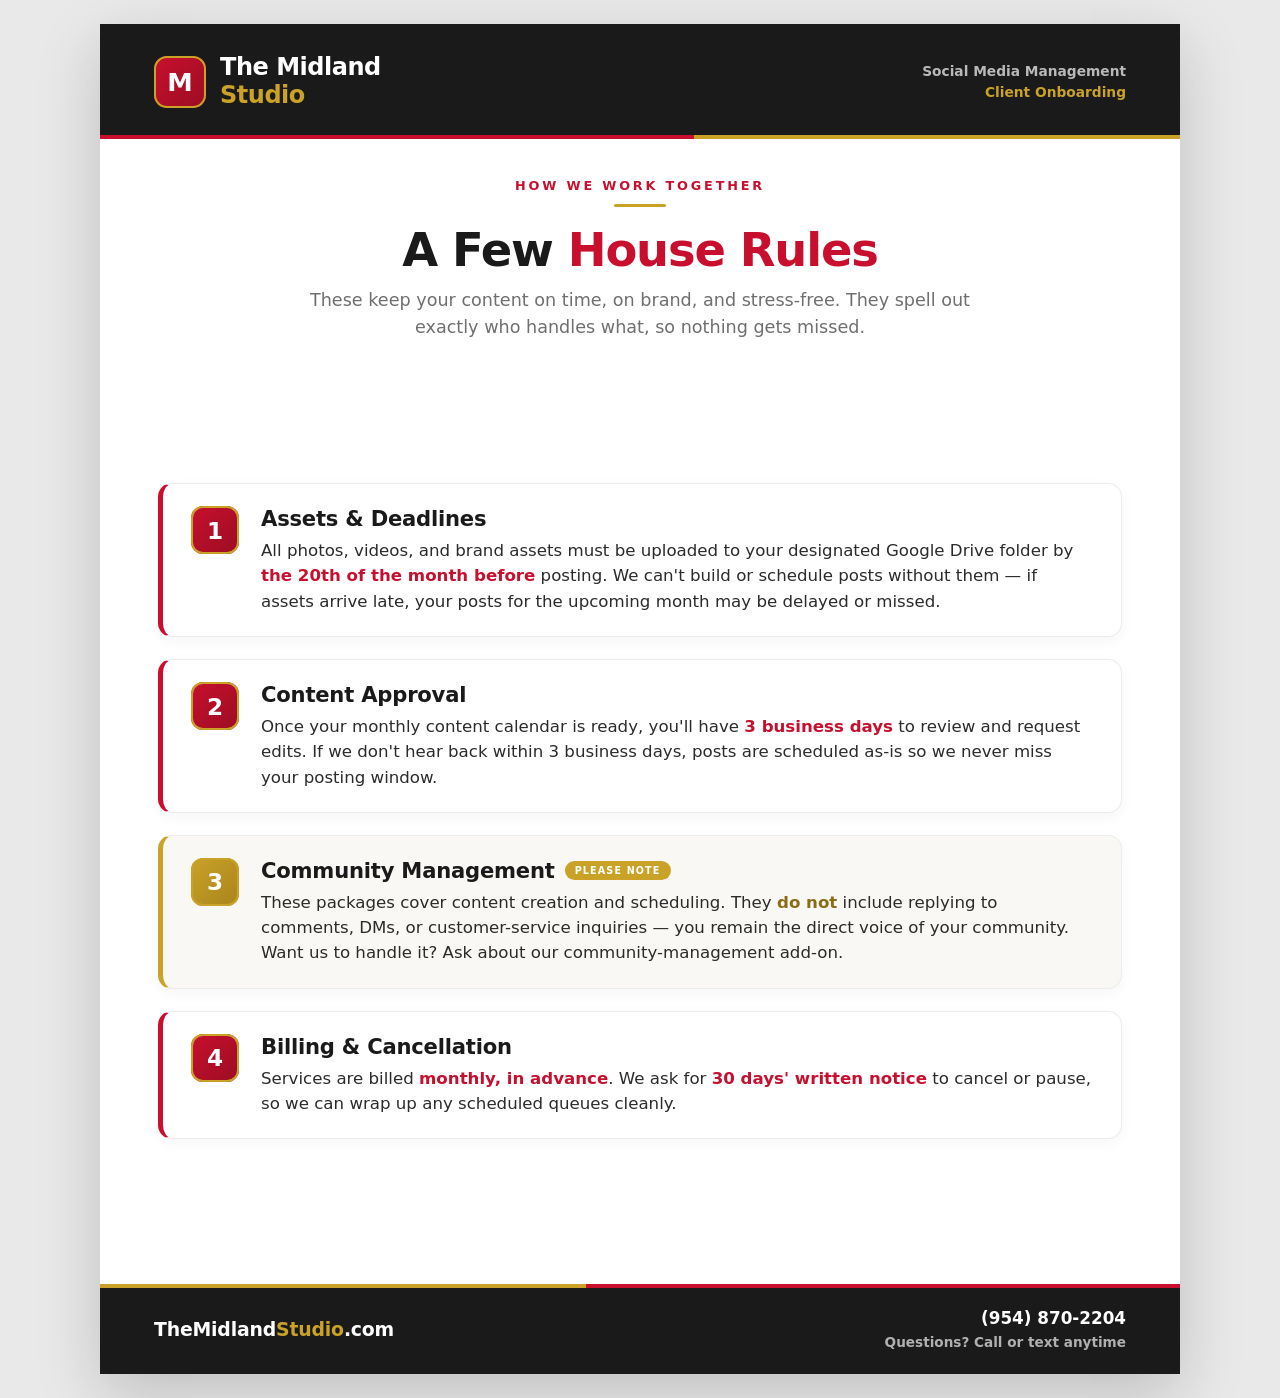
<file: social-media-house-rules.html>
<!doctype html>
<html lang="en">
<head>
<meta charset="utf-8">
<title>Social Media Management — How We Work Together</title>
<style>
  /* Onboarding house-rules sheet. Same brand system as the pricing infographics.
     1080x1350 canvas; prints to a single US Letter page via zoom. */
  :root{
    --red:#c8102e; --red-dark:#9c0c23; --gold:#c9a227; --gold-soft:#e7d9a3;
    --charcoal:#1a1a1a; --ink:#2b2b2b; --muted:#6f6f6f; --line:#ececec; --bg-soft:#faf8f5;
    --font:"Segoe UI",system-ui,-apple-system,Roboto,Helvetica,Arial,sans-serif;
  }
  *{box-sizing:border-box;margin:0;padding:0}
  body{background:#e9e9e9;font-family:var(--font);display:flex;justify-content:center;padding:24px}

  .poster{width:1080px;height:1350px;background:#fff;position:relative;overflow:hidden;
    display:flex;flex-direction:column;box-shadow:0 20px 60px rgba(0,0,0,.18)}

  /* Header */
  .head{background:var(--charcoal);padding:30px 54px;display:flex;align-items:center;justify-content:space-between;position:relative}
  .head::after{content:"";position:absolute;left:0;right:0;bottom:0;height:4px;
    background:linear-gradient(90deg,var(--red) 0%,var(--red) 55%,var(--gold) 55%,var(--gold) 100%)}
  .logo{display:flex;align-items:center;gap:14px}
  .mark{width:52px;height:52px;border-radius:13px;background:linear-gradient(135deg,var(--red),var(--red-dark));
    display:grid;place-items:center;color:#fff;font-weight:800;font-size:1.6rem;box-shadow:inset 0 0 0 2px var(--gold)}
  .logo-txt{color:#fff;font-weight:800;font-size:1.5rem;letter-spacing:-.02em;line-height:1.15}
  .logo-txt b{color:var(--gold);font-weight:800}
  .head-right{text-align:right;color:#b9b9b9;font-size:.86rem;line-height:1.5;font-weight:600}
  .head-right span{color:var(--gold)}

  /* Title */
  .title{text-align:center;padding:36px 54px 20px}
  .eyebrow{display:inline-block;font-size:.8rem;font-weight:800;letter-spacing:.22em;color:var(--red);text-transform:uppercase}
  .eyebrow::after{content:"";display:block;width:52px;height:3px;background:var(--gold);margin:11px auto 0;border-radius:2px}
  .title h1{font-size:2.9rem;font-weight:800;color:var(--charcoal);letter-spacing:-.025em;margin:18px 0 12px;line-height:1.08}
  .title h1 em{color:var(--red);font-style:normal}
  .title p{color:var(--muted);font-size:1.1rem;max-width:720px;margin:0 auto;line-height:1.5}

  /* Rules */
  .rules{flex:1;display:flex;flex-direction:column;justify-content:center;gap:22px;padding:8px 58px}
  .rcard{background:#fff;border:1px solid var(--line);border-left:5px solid var(--red);border-radius:14px;
    padding:22px 28px;box-shadow:0 4px 14px rgba(0,0,0,.04);display:flex;gap:22px;align-items:flex-start}
  .rcard.flag{border-left-color:var(--gold);background:var(--bg-soft)}
  .rnum{flex:none;width:48px;height:48px;border-radius:12px;background:linear-gradient(135deg,var(--red),var(--red-dark));
    color:#fff;font-weight:800;font-size:1.45rem;display:grid;place-items:center;box-shadow:inset 0 0 0 2px var(--gold)}
  .rcard.flag .rnum{background:linear-gradient(135deg,var(--gold),#a8851d)}
  .rbody{flex:1}
  .rbody h3{font-size:1.32rem;font-weight:800;color:var(--charcoal);margin-bottom:7px;letter-spacing:-.01em;
    display:flex;align-items:center;gap:10px}
  .rbody h3 .pill{font-size:.6rem;font-weight:800;letter-spacing:.12em;color:#fff;background:var(--red);
    padding:4px 10px;border-radius:999px;text-transform:uppercase}
  .rbody p{color:var(--ink);font-size:1.04rem;line-height:1.52}
  .rbody .em{color:var(--red);font-weight:700}
  .rcard.flag .em{color:#8a6d16}

  /* Footer */
  .foot{background:var(--charcoal);margin-top:22px;padding:22px 54px;display:flex;justify-content:space-between;align-items:center;position:relative}
  .foot::before{content:"";position:absolute;left:0;right:0;top:0;height:4px;
    background:linear-gradient(90deg,var(--gold) 0%,var(--gold) 45%,var(--red) 45%,var(--red) 100%)}
  .foot .site{color:#fff;font-weight:800;font-size:1.18rem;letter-spacing:-.01em}
  .foot .site span{color:var(--gold)}
  .foot .contact{text-align:right;color:#b0b0b0;font-size:.85rem;font-weight:600;line-height:1.5}
  .foot .contact b{color:#fff;font-size:1.05rem;display:block}

  @page{size:letter portrait;margin:0}
  @media print{
    body{background:#fff;padding:0;display:block}
    .poster{box-shadow:none;zoom:.7556}
    .rcard,.foot,.head{-webkit-print-color-adjust:exact;print-color-adjust:exact}
  }
</style>
</head>
<body>

<div class="poster">

  <!-- Header -->
  <div class="head">
    <div class="logo">
      <div class="mark">M</div>
      <div class="logo-txt">The Midland<br><b>Studio</b></div>
    </div>
    <div class="head-right">
      Social Media Management<br>
      <span>Client Onboarding</span>
    </div>
  </div>

  <!-- Title -->
  <div class="title">
    <span class="eyebrow">How We Work Together</span>
    <h1>A Few <em>House Rules</em></h1>
    <p>These keep your content on time, on brand, and stress-free. They spell out exactly who handles what, so nothing gets missed.</p>
  </div>

  <!-- Rules -->
  <div class="rules">

    <div class="rcard">
      <div class="rnum">1</div>
      <div class="rbody">
        <h3>Assets &amp; Deadlines</h3>
        <p>All photos, videos, and brand assets must be uploaded to your designated Google Drive folder by <span class="em">the 20th of the month before</span> posting. We can't build or schedule posts without them — if assets arrive late, your posts for the upcoming month may be delayed or missed.</p>
      </div>
    </div>

    <div class="rcard">
      <div class="rnum">2</div>
      <div class="rbody">
        <h3>Content Approval</h3>
        <p>Once your monthly content calendar is ready, you'll have <span class="em">3 business days</span> to review and request edits. If we don't hear back within 3 business days, posts are scheduled as-is so we never miss your posting window.</p>
      </div>
    </div>

    <div class="rcard flag">
      <div class="rnum">3</div>
      <div class="rbody">
        <h3>Community Management <span class="pill" style="background:var(--gold)">Please Note</span></h3>
        <p>These packages cover content creation and scheduling. They <span class="em">do not</span> include replying to comments, DMs, or customer-service inquiries — you remain the direct voice of your community. Want us to handle it? Ask about our community-management add-on.</p>
      </div>
    </div>

    <div class="rcard">
      <div class="rnum">4</div>
      <div class="rbody">
        <h3>Billing &amp; Cancellation</h3>
        <p>Services are billed <span class="em">monthly, in advance</span>. We ask for <span class="em">30 days' written notice</span> to cancel or pause, so we can wrap up any scheduled queues cleanly.</p>
      </div>
    </div>

  </div>

  <!-- Footer -->
  <div class="foot">
    <div class="site">TheMidland<span>Studio</span>.com</div>
    <div class="contact">
      <b>(954) 870-2204</b>
      Questions? Call or text anytime
    </div>
  </div>

</div>

</body>
</html>
</file>
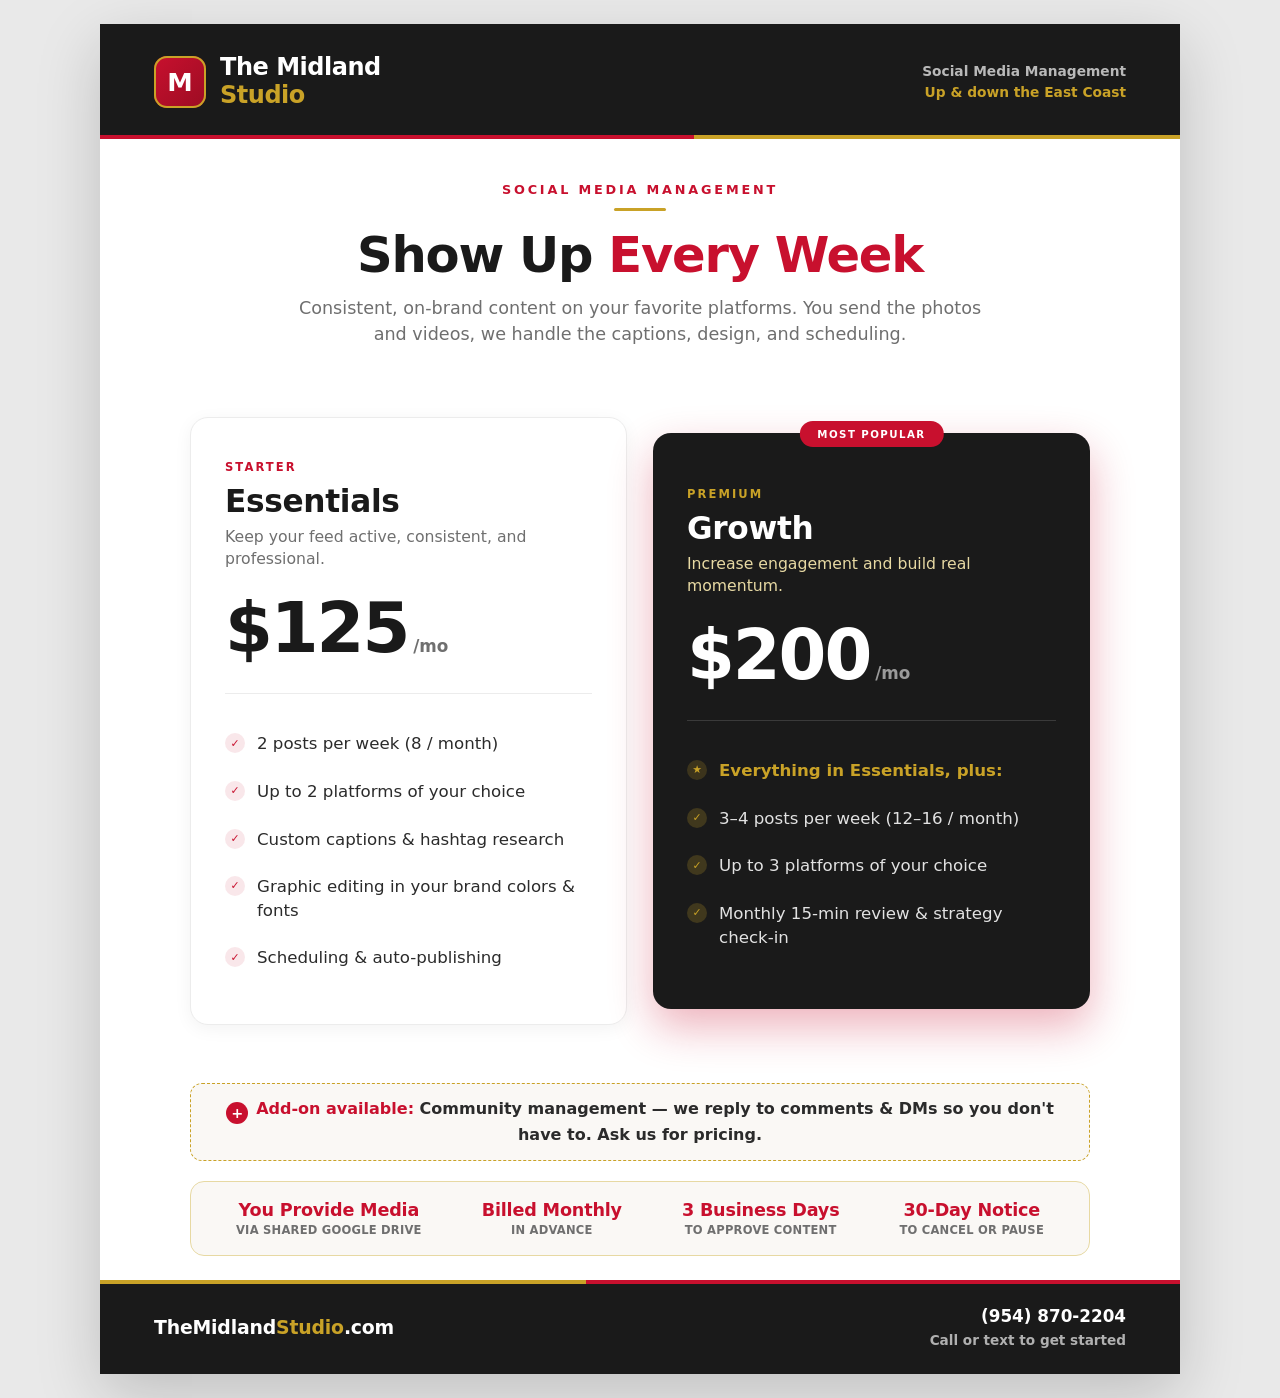
<file: social-media-infographic.html>
<!doctype html>
<html lang="en">
<head>
<meta charset="utf-8">
<title>Social Media Management Pricing — The Midland Studio</title>
<style>
  /* Self-contained so this file can be emailed/shared on its own.
     Canvas is a fixed 1080x1350 (Instagram/Facebook portrait, also prints clean).
     Matches pricing-infographic.html (Web Management) exactly in style. */
  :root{
    --red:#c8102e; --red-dark:#9c0c23; --gold:#c9a227; --gold-soft:#e7d9a3;
    --charcoal:#1a1a1a; --ink:#2b2b2b; --muted:#6f6f6f; --line:#ececec; --bg-soft:#faf8f5;
    --font:"Segoe UI",system-ui,-apple-system,Roboto,Helvetica,Arial,sans-serif;
  }
  *{box-sizing:border-box;margin:0;padding:0}
  body{background:#e9e9e9;font-family:var(--font);display:flex;justify-content:center;padding:24px}

  .poster{
    width:1080px;height:1350px;background:#fff;position:relative;overflow:hidden;
    display:flex;flex-direction:column;box-shadow:0 20px 60px rgba(0,0,0,.18);
  }

  /* ---- Header ---- */
  .head{background:var(--charcoal);padding:30px 54px;display:flex;align-items:center;justify-content:space-between;position:relative}
  .head::after{content:"";position:absolute;left:0;right:0;bottom:0;height:4px;
    background:linear-gradient(90deg,var(--red) 0%,var(--red) 55%,var(--gold) 55%,var(--gold) 100%)}
  .logo{display:flex;align-items:center;gap:14px}
  .mark{width:52px;height:52px;border-radius:13px;background:linear-gradient(135deg,var(--red),var(--red-dark));
    display:grid;place-items:center;color:#fff;font-weight:800;font-size:1.6rem;box-shadow:inset 0 0 0 2px var(--gold)}
  .logo-txt{color:#fff;font-weight:800;font-size:1.5rem;letter-spacing:-.02em;line-height:1.15}
  .logo-txt b{color:var(--gold);font-weight:800}
  .head-right{text-align:right;color:#b9b9b9;font-size:.86rem;line-height:1.5;font-weight:600}
  .head-right span{color:var(--gold)}

  /* ---- Title ---- */
  .title{text-align:center;padding:40px 54px 26px}
  .eyebrow{display:inline-block;font-size:.8rem;font-weight:800;letter-spacing:.22em;color:var(--red);text-transform:uppercase}
  .eyebrow::after{content:"";display:block;width:52px;height:3px;background:var(--gold);margin:11px auto 0;border-radius:2px}
  .title h1{font-size:3.1rem;font-weight:800;color:var(--charcoal);letter-spacing:-.025em;margin:18px 0 12px;line-height:1.08}
  .title h1 em{color:var(--red);font-style:normal}
  .title p{color:var(--muted);font-size:1.1rem;max-width:700px;margin:0 auto;line-height:1.5}

  /* ---- Plans (2 packages, centered) ---- */
  .plans{flex:1;display:grid;grid-template-columns:1fr 1fr;gap:26px;padding:8px 90px 0;align-items:center}
  .plan{background:#fff;border:1px solid var(--line);border-radius:18px;padding:42px 34px;position:relative;
    box-shadow:0 4px 18px rgba(0,0,0,.05);display:flex;flex-direction:column}
  .plan.pop{background:var(--charcoal);border:none;padding:54px 34px 48px;box-shadow:0 18px 44px rgba(200,16,46,.32)}
  .plan.pop::before{content:"MOST POPULAR";position:absolute;top:-12px;left:50%;transform:translateX(-50%);
    background:var(--red);color:#fff;font-size:.64rem;font-weight:800;letter-spacing:.14em;padding:7px 18px;border-radius:999px;white-space:nowrap}

  .tier{display:inline-block;font-size:.72rem;font-weight:800;letter-spacing:.18em;color:var(--red);text-transform:uppercase;margin-bottom:9px}
  .plan.pop .tier{color:var(--gold)}
  .plan h2{font-size:1.95rem;font-weight:800;color:var(--charcoal);letter-spacing:-.01em}
  .plan.pop h2{color:#fff}
  .plan .tag{color:var(--muted);font-size:.98rem;margin-top:7px;min-height:48px;line-height:1.4}
  .plan.pop .tag{color:var(--gold-soft)}

  .price{margin:20px 0 8px;display:flex;align-items:baseline;gap:2px}
  .price .amt{font-size:4.3rem;font-weight:800;color:var(--charcoal);letter-spacing:-.03em;line-height:1}
  .plan.pop .price .amt{color:#fff}
  .price .per{font-size:1.05rem;font-weight:700;color:var(--muted);margin-left:3px}
  .plan.pop .price .per{color:#9a9a9a}

  .rule{height:1px;background:var(--line);margin:22px 0}
  .plan.pop .rule{background:#3a3a3a}

  .plan ul{list-style:none;margin-top:4px}
  .plan li{position:relative;padding:12px 0 12px 32px;font-size:1.04rem;color:var(--ink);line-height:1.42}
  .plan.pop li{color:#e2e2e2}
  .plan li::before{content:"✓";position:absolute;left:0;top:13px;width:20px;height:20px;border-radius:50%;
    background:rgba(200,16,46,.10);color:var(--red);font-size:.68rem;font-weight:800;display:grid;place-items:center}
  .plan.pop li::before{background:rgba(201,162,39,.22);color:var(--gold)}
  .plan li.hdr{font-weight:800;color:var(--charcoal);padding-left:32px}
  .plan.pop li.hdr{color:var(--gold)}
  .plan li.hdr::before{content:"★";background:rgba(201,162,39,.20);color:var(--gold)}

  /* ---- Add-on callout ---- */
  .addon{margin:22px 90px 0;background:var(--bg-soft);border:1px dashed var(--gold);border-radius:12px;
    padding:14px 24px;text-align:center;font-size:1rem;color:var(--ink);font-weight:600;line-height:1.4}
  .addon b{color:var(--red);font-weight:800}
  .addon .plus{display:inline-grid;place-items:center;width:22px;height:22px;border-radius:50%;background:var(--red);
    color:#fff;font-weight:800;font-size:.9rem;margin-right:8px;vertical-align:-4px}

  /* ---- Terms strip ---- */
  .strip{margin:20px 90px 0;background:var(--bg-soft);border:1px solid var(--gold-soft);border-radius:14px;
    padding:18px 20px;display:flex;justify-content:space-around;align-items:center;gap:10px}
  .strip div{text-align:center}
  .strip .k{font-size:1.1rem;font-weight:800;color:var(--red);letter-spacing:-.01em}
  .strip .v{font-size:.72rem;color:var(--muted);font-weight:600;margin-top:3px;letter-spacing:.02em}

  /* ---- Footer ---- */
  .foot{background:var(--charcoal);margin-top:24px;padding:24px 54px;display:flex;justify-content:space-between;align-items:center;position:relative}
  .foot::before{content:"";position:absolute;left:0;right:0;top:0;height:4px;
    background:linear-gradient(90deg,var(--gold) 0%,var(--gold) 45%,var(--red) 45%,var(--red) 100%)}
  .foot .site{color:#fff;font-weight:800;font-size:1.18rem;letter-spacing:-.01em}
  .foot .site span{color:var(--gold)}
  .foot .contact{text-align:right;color:#b0b0b0;font-size:.85rem;font-weight:600;line-height:1.5}
  .foot .contact b{color:#fff;font-size:1.05rem;display:block}

  /* PDF/print export: one full-bleed US Letter page. */
  @page{size:letter portrait;margin:0}
  @media print{
    body{background:#fff;padding:0;display:block}
    .poster{box-shadow:none;zoom:.7556}
    .plan,.strip,.foot,.head,.addon{-webkit-print-color-adjust:exact;print-color-adjust:exact}
  }
</style>
</head>
<body>

<div class="poster">

  <!-- Header -->
  <div class="head">
    <div class="logo">
      <div class="mark">M</div>
      <div class="logo-txt">The Midland<br><b>Studio</b></div>
    </div>
    <div class="head-right">
      Social Media Management<br>
      <span>Up &amp; down the East Coast</span>
    </div>
  </div>

  <!-- Title -->
  <div class="title">
    <span class="eyebrow">Social Media Management</span>
    <h1>Show Up <em>Every Week</em></h1>
    <p>Consistent, on-brand content on your favorite platforms. You send the photos and videos, we handle the captions, design, and scheduling.</p>
  </div>

  <!-- Plans -->
  <div class="plans">

    <!-- Essentials -->
    <div class="plan">
      <span class="tier">Starter</span>
      <h2>Essentials</h2>
      <div class="tag">Keep your feed active, consistent, and professional.</div>
      <div class="price"><span class="amt">$125</span><span class="per">/mo</span></div>
      <div class="rule"></div>
      <ul>
        <li>2 posts per week (8 / month)</li>
        <li>Up to 2 platforms of your choice</li>
        <li>Custom captions &amp; hashtag research</li>
        <li>Graphic editing in your brand colors &amp; fonts</li>
        <li>Scheduling &amp; auto-publishing</li>
      </ul>
    </div>

    <!-- Growth -->
    <div class="plan pop">
      <span class="tier">Premium</span>
      <h2>Growth</h2>
      <div class="tag">Increase engagement and build real momentum.</div>
      <div class="price"><span class="amt">$200</span><span class="per">/mo</span></div>
      <div class="rule"></div>
      <ul>
        <li class="hdr">Everything in Essentials, plus:</li>
        <li>3–4 posts per week (12–16 / month)</li>
        <li>Up to 3 platforms of your choice</li>
        <li>Monthly 15-min review &amp; strategy check-in</li>
      </ul>
    </div>

  </div>

  <!-- Add-on callout -->
  <div class="addon">
    <span class="plus">+</span><b>Add-on available:</b> Community management — we reply to comments &amp; DMs so you don't have to. Ask us for pricing.
  </div>

  <!-- Terms strip -->
  <div class="strip">
    <div><div class="k">You Provide Media</div><div class="v">VIA SHARED GOOGLE DRIVE</div></div>
    <div><div class="k">Billed Monthly</div><div class="v">IN ADVANCE</div></div>
    <div><div class="k">3 Business Days</div><div class="v">TO APPROVE CONTENT</div></div>
    <div><div class="k">30-Day Notice</div><div class="v">TO CANCEL OR PAUSE</div></div>
  </div>

  <!-- Footer -->
  <div class="foot">
    <div class="site">TheMidland<span>Studio</span>.com</div>
    <div class="contact">
      <b>(954) 870-2204</b>
      Call or text to get started
    </div>
  </div>

</div>

</body>
</html>
</file>
<file: styles.css>
/* ==========================================================================
   Midland Studio — shared stylesheet
   Palette: White (space) · Cardinal Red (action) · Antique Gold (accent) · Charcoal (contrast)
   Swap the brand name/colors in :root and the header/footer to rebrand.
   ========================================================================== */

:root {
  /* Core palette */
  --red: #c8102e;        /* cardinal red — action */
  --red-dark: #9c0c23;   /* hover / deeper red */
  --gold: #c9a227;       /* antique gold — accent */
  --gold-soft: #e7d9a3;  /* light gold for tints */
  --charcoal: #1a1a1a;   /* text + dark bands */
  --charcoal-2: #242424; /* raised dark surfaces */
  --ink: #2b2b2b;        /* body text */
  --muted: #6b6b6b;      /* secondary text */
  --line: #ececec;       /* hairlines */
  --bg: #ffffff;
  --bg-soft: #faf8f5;    /* warm off-white section */

  --radius: 14px;
  --radius-lg: 22px;
  --shadow-sm: 0 2px 10px rgba(0,0,0,.05);
  --shadow: 0 14px 40px rgba(0,0,0,.10);
  --shadow-red: 0 12px 30px rgba(200,16,46,.28);
  --max: 1180px;
  --font: "Segoe UI", system-ui, -apple-system, Roboto, Helvetica, Arial, sans-serif;
}

* { box-sizing: border-box; }
html { scroll-behavior: smooth; }
body {
  margin: 0;
  font-family: var(--font);
  color: var(--ink);
  background: var(--bg);
  line-height: 1.6;
  -webkit-font-smoothing: antialiased;
}
h1, h2, h3, h4 { color: var(--charcoal); line-height: 1.15; margin: 0 0 .5em; letter-spacing: -.01em; }
h1 { font-size: clamp(2.2rem, 5vw, 3.6rem); font-weight: 800; }
h2 { font-size: clamp(1.7rem, 3.5vw, 2.6rem); font-weight: 800; }
h3 { font-size: 1.25rem; font-weight: 700; }
p  { margin: 0 0 1rem; }
a  { color: var(--red); text-decoration: none; }
img { max-width: 100%; display: block; }

.wrap { max-width: var(--max); margin: 0 auto; padding: 0 24px; }
.section { padding: 88px 0; }
.section--soft { background: var(--bg-soft); }
.section--dark { background: var(--charcoal); color: #eee; }
.section--dark h2, .section--dark h3 { color: #fff; }
.center { text-align: center; }
.lead { font-size: 1.15rem; color: var(--muted); max-width: 680px; margin: 0 auto 2.5rem; }
.section--dark .lead { color: #bdbdbd; }

/* Gold divider used above headings */
.eyebrow {
  display: inline-block;
  font-size: .78rem;
  font-weight: 700;
  letter-spacing: .18em;
  text-transform: uppercase;
  color: var(--red);
  margin-bottom: 14px;
}
.eyebrow::after {
  content: "";
  display: block;
  width: 46px; height: 3px;
  background: var(--gold);
  margin: 10px auto 0;
  border-radius: 2px;
}
.eyebrow--left::after { margin-left: 0; }

/* ---------- Buttons ---------- */
.btn {
  display: inline-flex; align-items: center; gap: 8px;
  padding: 14px 28px;
  border-radius: 999px;
  font-weight: 700;
  font-size: .98rem;
  cursor: pointer;
  border: 2px solid transparent;
  transition: transform .15s ease, box-shadow .15s ease, background .15s ease;
}
.btn-primary { background: var(--red); color: #fff; box-shadow: var(--shadow-red); }
.btn-primary:hover { background: var(--red-dark); transform: translateY(-2px); }
.btn-ghost { background: transparent; color: var(--charcoal); border-color: var(--line); }
.btn-ghost:hover { border-color: var(--gold); color: var(--red); }
.btn-gold { background: var(--gold); color: var(--charcoal); }
.btn-gold:hover { background: #b8912015; filter: brightness(1.05); transform: translateY(-2px); }
.section--dark .btn-ghost { color: #fff; border-color: #444; }
.section--dark .btn-ghost:hover { border-color: var(--gold); color: var(--gold); }

/* ---------- Header / Nav ---------- */
.topbar {
  background: var(--charcoal); color: #ddd;
  font-size: .85rem; padding: 8px 0;
}
.topbar .wrap { display: flex; justify-content: space-between; align-items: center; gap: 12px; flex-wrap: wrap; }
.topbar a { color: var(--gold); font-weight: 600; }
.topbar .tag { color: #bbb; }

header.nav {
  position: sticky; top: 0; z-index: 50;
  background: rgba(255,255,255,.92);
  backdrop-filter: blur(10px);
  border-bottom: 1px solid var(--line);
}
.nav .wrap { display: flex; align-items: center; justify-content: space-between; height: 74px; }
.brand { display: flex; align-items: center; gap: 10px; font-weight: 800; font-size: 1.25rem; color: var(--charcoal); letter-spacing: -.02em; }
.brand .mark {
  width: 34px; height: 34px; border-radius: 9px;
  background: linear-gradient(135deg, var(--red), var(--red-dark));
  display: grid; place-items: center; color: #fff; font-weight: 800;
  box-shadow: inset 0 0 0 2px var(--gold);
}
.brand b { color: var(--red); }
.menu { display: flex; align-items: center; gap: 26px; list-style: none; margin: 0; padding: 0; }
.menu a { color: var(--ink); font-weight: 600; font-size: .95rem; }
.menu a:hover { color: var(--red); }
.nav .btn { padding: 10px 20px; }
.menu-toggle { display: none; background: none; border: 0; font-size: 1.6rem; cursor: pointer; color: var(--charcoal); }

/* ---------- Hero ---------- */
.hero { position: relative; overflow: hidden; padding: 84px 0 72px; background:
  radial-gradient(1100px 500px at 85% -10%, rgba(201,162,39,.14), transparent 60%),
  radial-gradient(900px 480px at 5% 110%, rgba(200,16,46,.08), transparent 55%),
  var(--bg); }
.hero-grid { display: grid; grid-template-columns: 1.1fr .9fr; gap: 54px; align-items: center; }
.hero h1 span { color: var(--red); }
.hero p.sub { font-size: 1.2rem; color: var(--muted); margin-bottom: 30px; max-width: 560px; }
.hero-cta { display: flex; gap: 14px; flex-wrap: wrap; }
.hero-badges { display: flex; gap: 22px; margin-top: 30px; flex-wrap: wrap; }
.hero-badges div { font-size: .85rem; color: var(--muted); }
.hero-badges b { display: block; font-size: 1.5rem; color: var(--charcoal); font-weight: 800; }
.hero-badges b em { color: var(--gold); font-style: normal; }

/* Floating stat card in hero */
.hero-card {
  background: var(--charcoal); color: #fff; border-radius: var(--radius-lg);
  padding: 28px; box-shadow: var(--shadow); border: 1px solid #333;
  position: relative;
}
.hero-card::before {
  content: ""; position: absolute; inset: 0; border-radius: var(--radius-lg);
  padding: 1px; background: linear-gradient(140deg, var(--gold), transparent 40%);
  -webkit-mask: linear-gradient(#000 0 0) content-box, linear-gradient(#000 0 0);
  -webkit-mask-composite: xor; mask-composite: exclude; pointer-events: none;
}
.hero-card h4 { color: #fff; font-size: .95rem; margin-bottom: 4px; }
.hero-card .row { display: flex; justify-content: space-between; align-items: center; padding: 14px 0; border-bottom: 1px solid #333; }
.hero-card .row:last-child { border-bottom: 0; }
.hero-card .up { color: #2ecc71; font-weight: 700; font-size: .9rem; }
.hero-card .big { font-size: 1.6rem; font-weight: 800; }
.hero-card .g { color: var(--gold); }
.hero-bars { display: flex; align-items: flex-end; gap: 6px; height: 44px; }
.hero-bars i { flex: 1; background: linear-gradient(var(--red), var(--red-dark)); border-radius: 3px 3px 0 0; }

/* ---------- Trust counters ---------- */
.counters { display: grid; grid-template-columns: repeat(4, 1fr); gap: 20px; text-align: center; }
.counters .num { font-size: 2.4rem; font-weight: 800; color: var(--red); }
.counters .num em { color: var(--gold); font-style: normal; }
.counters .lbl { color: var(--muted); font-size: .95rem; }

/* ---------- Cards grid ---------- */
.grid { display: grid; gap: 24px; }
.grid-3 { grid-template-columns: repeat(3, 1fr); }
.grid-2 { grid-template-columns: repeat(2, 1fr); }
.card {
  background: #fff; border: 1px solid var(--line); border-radius: var(--radius);
  padding: 30px; box-shadow: var(--shadow-sm); transition: transform .18s ease, box-shadow .18s ease, border-color .18s ease;
}
.card:hover { transform: translateY(-4px); box-shadow: var(--shadow); border-color: var(--gold-soft); }
.card .ico {
  width: 52px; height: 52px; border-radius: 12px; display: grid; place-items: center;
  font-size: 1.5rem; margin-bottom: 16px;
  background: linear-gradient(135deg, rgba(200,16,46,.10), rgba(201,162,39,.14));
  border: 1px solid var(--gold-soft);
}
.card h3 { margin-bottom: 8px; }
.card p { color: var(--muted); font-size: .96rem; margin: 0; }

/* ---------- Portfolio ---------- */
.folio { display: grid; grid-template-columns: repeat(3, 1fr); gap: 22px; }
.folio a { display: block; border-radius: var(--radius); overflow: hidden; border: 1px solid var(--line); background: #fff; box-shadow: var(--shadow-sm); transition: transform .18s ease, box-shadow .18s ease; }
.folio a:hover { transform: translateY(-4px); box-shadow: var(--shadow); }
.folio .thumb { aspect-ratio: 16/10; display: grid; place-items: center; color: #fff; font-weight: 800; font-size: 1.3rem; letter-spacing: .02em; text-align: center; padding: 20px; }
.folio .meta { padding: 16px 20px; display: flex; justify-content: space-between; align-items: center; }
.folio .meta span { color: var(--muted); font-size: .85rem; font-weight: 600; }
.folio .meta .go { color: var(--red); font-weight: 700; }
.t-red   { background: linear-gradient(135deg, #c8102e, #7a0a1c); }
.t-gold  { background: linear-gradient(135deg, #c9a227, #8a6d15); }
.t-dark  { background: linear-gradient(135deg, #2b2b2b, #111); }
.t-teal  { background: linear-gradient(135deg, #0f6e6a, #063d3b); }
.t-plum  { background: linear-gradient(135deg, #5a2140, #2e0f20); }
.t-slate { background: linear-gradient(135deg, #3a4a5a, #1c242c); }

/* ---------- Feature list (why us) ---------- */
.why { display: grid; grid-template-columns: 1fr 1fr; gap: 50px; align-items: center; }
.feat { display: flex; gap: 16px; margin-bottom: 22px; }
.feat .fico { flex: 0 0 44px; height: 44px; border-radius: 10px; background: rgba(200,16,46,.08); color: var(--red); display: grid; place-items: center; font-size: 1.2rem; border: 1px solid var(--gold-soft); }
.feat h3 { margin-bottom: 2px; font-size: 1.1rem; }
.feat p { margin: 0; color: var(--muted); font-size: .95rem; }

/* ---------- Steps ---------- */
.steps { counter-reset: step; display: grid; grid-template-columns: repeat(4,1fr); gap: 22px; }
.step { position: relative; padding: 28px 24px; background: #fff; border: 1px solid var(--line); border-radius: var(--radius); box-shadow: var(--shadow-sm); }
.step::before { counter-increment: step; content: "0" counter(step); display: block; font-size: 1.6rem; font-weight: 800; color: var(--gold); margin-bottom: 10px; }
.step h3 { font-size: 1.05rem; }
.step p { color: var(--muted); font-size: .92rem; margin: 0; }
.section--dark .step { background: var(--charcoal-2); border-color: #333; }

/* ---------- Testimonials ---------- */
.reviews { columns: 3; column-gap: 22px; }
.review { break-inside: avoid; background: #fff; border: 1px solid var(--line); border-radius: var(--radius); padding: 24px; margin-bottom: 22px; box-shadow: var(--shadow-sm); }
.review .stars { color: var(--gold); letter-spacing: 2px; margin-bottom: 10px; }
.review p { font-size: .96rem; color: var(--ink); }
.review .who { display: flex; align-items: center; gap: 12px; margin-top: 14px; }
.review .av { width: 40px; height: 40px; border-radius: 50%; background: linear-gradient(135deg,var(--red),var(--red-dark)); color:#fff; display:grid; place-items:center; font-weight:800; }
.review .who b { display: block; font-size: .92rem; }
.review .who span { font-size: .82rem; color: var(--muted); }

/* ---------- Pricing ---------- */
.plans { display: grid; grid-template-columns: repeat(3,1fr); gap: 26px; align-items: start; }
.plan { background: #fff; border: 1px solid var(--line); border-radius: var(--radius-lg); padding: 34px 30px; box-shadow: var(--shadow-sm); position: relative; transition: transform .18s ease, box-shadow .18s ease; }
.plan:hover { transform: translateY(-5px); box-shadow: var(--shadow); }
.plan.pop { border: 2px solid var(--red); box-shadow: var(--shadow-red); }
.plan.pop::before { content: "MOST POPULAR"; position: absolute; top: -13px; left: 50%; transform: translateX(-50%); background: var(--red); color:#fff; font-size: .7rem; font-weight: 800; letter-spacing: .12em; padding: 6px 16px; border-radius: 999px; }
.plan h3 { font-size: 1.35rem; }
.plan .tagline { color: var(--muted); font-size: .92rem; min-height: 40px; }
.plan .price { font-size: 3rem; font-weight: 800; color: var(--charcoal); margin: 8px 0 2px; }
.plan .price small { font-size: 1rem; font-weight: 600; color: var(--muted); }
.plan .price .plus { color: var(--gold); }
.plan ul { list-style: none; padding: 0; margin: 22px 0 26px; }
.plan li { padding: 9px 0 9px 30px; position: relative; font-size: .93rem; border-bottom: 1px solid #f4f4f4; }
.plan li::before { content: "✓"; position: absolute; left: 0; top: 8px; width: 20px; height: 20px; background: rgba(200,16,46,.10); color: var(--red); border-radius: 50%; display: grid; place-items: center; font-size: .72rem; font-weight: 800; }
.plan li.star::before { content: "★"; background: rgba(201,162,39,.18); color: var(--gold); }
.plan .btn { width: 100%; justify-content: center; }
.pricing-note { text-align: center; color: var(--muted); margin-top: 34px; font-size: .95rem; }
.pricing-note b { color: var(--charcoal); }

/* ---------- CTA band ---------- */
.cta-band { background: linear-gradient(135deg, var(--charcoal), #000); color: #fff; border-radius: var(--radius-lg); padding: 56px; text-align: center; position: relative; overflow: hidden; }
.cta-band::after { content:""; position:absolute; width:280px; height:280px; background: radial-gradient(circle, rgba(201,162,39,.25), transparent 70%); top:-80px; right:-40px; }
.cta-band h2 { color:#fff; position: relative; }
.cta-band p { color:#cfcfcf; max-width: 560px; margin: 0 auto 26px; position: relative; }
.cta-band .btn { position: relative; }

/* ---------- Footer ---------- */
footer.site { background: var(--charcoal); color: #b9b9b9; padding: 64px 0 28px; }
.foot-grid { display: grid; grid-template-columns: 1.6fr 1fr 1fr 1fr; gap: 34px; }
footer.site h4 { color: #fff; font-size: .95rem; letter-spacing: .04em; margin-bottom: 14px; }
footer.site a { color: #b9b9b9; font-size: .92rem; display: block; margin-bottom: 9px; }
footer.site a:hover { color: var(--gold); }
footer .brand { color:#fff; margin-bottom: 14px; }
footer .brand b { color: var(--gold); }
.foot-about { font-size: .92rem; color: #9a9a9a; max-width: 300px; }
.foot-bottom { border-top: 1px solid #333; margin-top: 40px; padding-top: 22px; display:flex; justify-content: space-between; flex-wrap: wrap; gap: 10px; font-size: .85rem; color: #888; }

/* ---------- Page hero (inner pages) ---------- */
.page-hero { background:
  radial-gradient(900px 400px at 80% -20%, rgba(201,162,39,.16), transparent 60%),
  var(--charcoal); color:#fff; padding: 72px 0; text-align:center; }
.page-hero h1 { color:#fff; }
.page-hero h1 span { color: var(--gold); }
.page-hero p { color:#cbcbcb; max-width: 640px; margin: 0 auto; font-size: 1.15rem; }

/* ---------- Misc utility ---------- */
.tag-list { display:flex; flex-wrap:wrap; gap:10px; justify-content:center; margin-top: 8px; }
.chip { background:#fff; border:1px solid var(--line); border-radius:999px; padding:8px 18px; font-size:.9rem; font-weight:600; color:var(--ink); }
.chip.gold { border-color: var(--gold); color: var(--red); }
.split { display:grid; grid-template-columns: 1fr 1fr; gap: 46px; align-items:center; }
.mt-0{margin-top:0}.mb-0{margin-bottom:0}

/* ---------- Responsive ---------- */
@media (max-width: 900px) {
  /* mobile nav: slide-down dropdown panel */
  .menu {
    display: none; position: absolute; top: 100%; left: 0; right: 0;
    flex-direction: column; align-items: stretch; gap: 0;
    background: rgba(255,255,255,.98); backdrop-filter: blur(12px);
    border-top: 1px solid var(--line); border-bottom: 1px solid var(--line);
    box-shadow: 0 16px 34px rgba(0,0,0,.14); padding: 4px 0;
  }
  .menu.open { display: flex; }
  .menu li { width: 100%; }
  .menu a { display: block; padding: 15px 24px; font-size: 1.02rem; border-bottom: 1px solid #f2f2f2; }
  .menu li:last-child a { border-bottom: 0; }
  .menu a:active { background: var(--bg-soft); color: var(--red); }
  .menu-toggle { display: block; line-height: 1; }
  .nav .btn { padding: 9px 16px; font-size: .9rem; }   /* tighten Get Started so the nav row fits */
  .hero-grid, .why, .split { grid-template-columns: 1fr; }
  .grid-3, .plans, .steps, .folio { grid-template-columns: 1fr; }
  .counters { grid-template-columns: repeat(2,1fr); gap: 30px; }
  .reviews { columns: 1; }
  .foot-grid { grid-template-columns: 1fr 1fr; }
  .cta-band { padding: 40px 24px; }
  .section { padding: 60px 0; }
}
@media (max-width: 520px) {
  .grid-2 { grid-template-columns: 1fr; }
  .foot-grid { grid-template-columns: 1fr; }
}

/* ==========================================================================
   Growth Partner / Our Work  — black band with a rotating wheel of live sites
   ========================================================================== */
.partner { background:#0a0a0a; color:#e9e9e9; position:relative; overflow:hidden; }
.partner::before { content:""; position:absolute; inset:0; pointer-events:none;
  background:
    radial-gradient(620px 320px at 50% -5%, rgba(200,16,46,.18), transparent 60%),
    radial-gradient(560px 320px at 50% 105%, rgba(201,162,39,.10), transparent 60%); }
.partner .wrap { position:relative; z-index:1; }
.partner .eyebrow { color:var(--gold); }
.partner .eyebrow::after { background:var(--red); }
.partner h2 { color:#fff; }
.partner h2 em { color:var(--red); font-style:normal; }
.partner .partner-copy { max-width:720px; margin:0 auto; color:#b7b7b7; font-size:1.12rem; }

.wm-stage { position:relative; width:100%; max-width:600px; margin:46px auto 0; aspect-ratio:1/1; }
.wm-wheel { position:absolute; inset:0; animation:wm-spin 70s linear infinite; }
.wm-stage:hover .wm-wheel,
.wm-stage:hover .wm-orbit { animation-play-state:paused; }

.wm-spoke { position:absolute; inset:0; margin:auto; width:190px; height:132px; --R:212px;
  transform: rotate(var(--a)) translateY(calc(-1 * var(--R))) rotate(calc(-1 * var(--a))); }
.wm-orbit { width:100%; height:100%; transform-origin:center;
  animation:wm-spin-rev 70s linear infinite; }

.wm-card { display:block; width:100%; height:100%; border-radius:14px; overflow:hidden;
  position:relative; background:#111; border:1px solid #2b2b2b; box-shadow:0 10px 30px rgba(0,0,0,.55);
  transition:transform .3s ease, box-shadow .3s ease, border-color .3s ease; }
.wm-card img { width:100%; height:100%; object-fit:cover; object-position:top center;
  transition:object-position 3.4s ease; }
.wm-cap { position:absolute; left:0; right:0; bottom:0; padding:20px 12px 9px; color:#fff;
  background:linear-gradient(transparent, rgba(0,0,0,.9)); font-size:.78rem; font-weight:700; line-height:1.2; }
.wm-cap span { display:block; color:var(--gold); font-size:.6rem; font-weight:700;
  text-transform:uppercase; letter-spacing:.08em; margin-bottom:2px; }
.wm-card:hover { transform:scale(1.16); border-color:var(--gold);
  box-shadow:0 18px 44px rgba(201,162,39,.30); z-index:6; }
.wm-card:hover img { object-position:bottom center; }   /* slow scroll-through on hover */

.wm-hub { position:absolute; inset:0; margin:auto; width:158px; height:158px; border-radius:50%;
  background:radial-gradient(circle at 50% 40%, #1a1a1a, #0a0a0a); border:1px solid #333;
  display:grid; place-items:center; text-align:center; z-index:3;
  box-shadow:inset 0 0 0 1px rgba(201,162,39,.28), 0 0 46px rgba(200,16,46,.16); }
.wm-mark { width:44px; height:44px; margin:0 auto 8px; border-radius:11px;
  background:linear-gradient(135deg,var(--red),var(--red-dark)); color:#fff; font-weight:800;
  font-size:1.3rem; display:grid; place-items:center; box-shadow:inset 0 0 0 2px var(--gold); }
.wm-hub b { color:#fff; font-size:.82rem; display:block; }
.wm-hub small { color:var(--gold); font-size:.6rem; text-transform:uppercase; letter-spacing:.12em; }

@keyframes wm-spin     { to { transform:rotate(360deg); } }
@keyframes wm-spin-rev { to { transform:rotate(-360deg); } }
@media (prefers-reduced-motion: reduce) { .wm-wheel, .wm-orbit { animation:none; } }

/* Mobile: unwind the wheel into a simple 2-col grid */
@media (max-width:760px) {
  .wm-stage { aspect-ratio:auto; max-width:520px; }
  .wm-wheel { position:static; inset:auto; animation:none; display:grid;
    grid-template-columns:1fr 1fr; gap:14px; }
  .wm-spoke { position:static; inset:auto; margin:0; width:100%; height:150px; transform:none; --R:0; }
  .wm-orbit { animation:none; }
  .wm-hub { display:none; }
}

/* ==========================================================================
   What We Do — auto-scrolling marquee of tall photo-background service cards
   ========================================================================== */
.svc { background:#080808; color:#eee; position:relative; overflow:hidden; }
.svc .eyebrow { color:var(--gold); }
.svc .eyebrow::after { background:var(--red); }
.svc h2 { color:#fff; }
.svc h2 em { color:var(--red); font-style:normal; }
.svc .lead { color:#b3b3b3; }

.svc-marquee { margin-top:42px; overflow-x:auto; overflow-y:hidden; cursor:grab;
  scrollbar-width:none; -ms-overflow-style:none; -webkit-overflow-scrolling:touch; }
.svc-marquee::-webkit-scrollbar { display:none; }
.svc-marquee.is-grabbing { cursor:grabbing; }
.svc-track { display:flex; gap:22px; width:max-content; padding:8px 24px; }

.svc-card { position:relative; flex:0 0 300px; height:444px; border-radius:18px; overflow:hidden;
  background:#111; border:1px solid #262626; box-shadow:0 14px 40px rgba(0,0,0,.5);
  transition:transform .35s ease, box-shadow .35s ease, border-color .35s ease; }
.svc-card:hover { transform:translateY(-6px); border-color:var(--gold);
  box-shadow:0 22px 54px rgba(201,162,39,.22); }
.svc-media { position:absolute; inset:0; background-image:var(--bg);
  background-size:cover; background-position:var(--pos, center); transition:transform .6s ease; }
.svc-card:hover .svc-media { transform:scale(1.06); }
.svc-media::after { content:""; position:absolute; inset:0;
  background:linear-gradient(180deg, rgba(0,0,0,.10) 0%, rgba(0,0,0,.30) 45%, rgba(0,0,0,.86) 100%); }
.svc-num { position:absolute; top:18px; left:20px; z-index:2; font-size:.85rem; font-weight:800;
  color:var(--gold); letter-spacing:.14em; }
.svc-ico { position:absolute; top:14px; right:18px; z-index:2; font-size:1.7rem;
  filter:drop-shadow(0 2px 6px rgba(0,0,0,.6)); }
.svc-title { position:absolute; left:22px; right:22px; bottom:22px; z-index:2; margin:0;
  color:#fff; font-size:1.5rem; font-weight:800; letter-spacing:-.01em;
  text-shadow:0 2px 12px rgba(0,0,0,.6); transition:transform .35s ease; }
.svc-card:hover .svc-title { transform:translateY(-6px); opacity:0; }

/* hover reveal: frosted panel behind ONLY the description (bottom-anchored); photo stays clear above */
.svc-desc { position:absolute; left:0; right:0; bottom:0; z-index:3; padding:22px 22px 20px;
  opacity:0; transition:opacity .35s ease;
  background:linear-gradient(transparent, rgba(10,10,10,.55) 22%);
  backdrop-filter:blur(12px) saturate(125%); -webkit-backdrop-filter:blur(12px) saturate(125%);
  -webkit-mask:linear-gradient(transparent, #000 20%); mask:linear-gradient(transparent, #000 20%); }
.svc-card:hover .svc-desc { opacity:1; }
.svc-desc .k { display:block; color:var(--gold); font-size:.6rem; font-weight:800;
  text-transform:uppercase; letter-spacing:.12em; margin-bottom:9px; }
.svc-desc h3 { color:#fff; font-size:1.4rem; margin:0 0 10px; }
.svc-desc p { color:#e2e2e2; font-size:.96rem; line-height:1.55; margin:0; }
.svc-hint { text-align:center; color:#6f6f6f; font-size:.8rem; margin-top:20px; }
.svc-hint span { color:var(--gold); }

@media (max-width:600px) { .svc-card { flex-basis:262px; height:398px; } }
@media (prefers-reduced-motion: reduce) { .svc-media, .svc-card { transition:none; } }

/* service/work cards can be links */
a.svc-card { text-decoration:none; color:inherit; -webkit-user-drag:none; user-select:none; }
.svc-card img { -webkit-user-drag:none; user-select:none; }

/* ==========================================================================
   Our Work cards: slow scroll-through of the live landing page on hover
   ========================================================================== */
.svc-card.work .svc-media { transition: background-position 6s linear; }
.svc-card.work:hover .svc-media { transform: none; background-position: center bottom; }
.svc-card.work .svc-ico { font-size: 1.15rem; opacity:.9; }
.svc-card.work .wk-cap { position:absolute; left:0; right:0; bottom:0; z-index:2; padding:22px 20px 18px;
  background:linear-gradient(transparent, rgba(0,0,0,.92)); }
.svc-card.work .wk-k { display:block; color:var(--gold); font-size:.6rem; font-weight:800;
  text-transform:uppercase; letter-spacing:.1em; margin-bottom:4px; }
.svc-card.work .wk-t { display:block; color:#fff; font-size:1.2rem; font-weight:800; letter-spacing:-.01em;
  line-height:1.15; text-shadow:0 2px 10px rgba(0,0,0,.6); }
@media (prefers-reduced-motion: reduce) { .svc-card.work .svc-media { transition:none; } }


/* ==========================================================================
   Request form (Pricing page) — Web3Forms
   ========================================================================== */
.req-form { max-width:720px; margin:44px auto 0; background:#fff; border:1px solid var(--line);
  border-radius:var(--radius-lg); padding:34px 32px; box-shadow:var(--shadow-sm); text-align:left; }
.req-row { display:grid; grid-template-columns:1fr 1fr; gap:18px; }
.req-field { margin-bottom:18px; }
.req-field > label { display:block; font-weight:700; font-size:.86rem; color:var(--charcoal); margin-bottom:7px; }
.req-field input, .req-field select, .req-field textarea {
  width:100%; padding:12px 14px; border:1px solid var(--line); border-radius:10px;
  font-size:.98rem; font-family:inherit; color:var(--ink); background:#fff; transition:border-color .15s ease, box-shadow .15s ease; }
.req-field input:focus, .req-field select:focus, .req-field textarea:focus {
  outline:none; border-color:var(--red); box-shadow:0 0 0 3px rgba(200,16,46,.08); }
.req-field textarea { resize:vertical; }
.req-services { display:grid; grid-template-columns:repeat(2,1fr); gap:9px; }
.req-check { display:flex; align-items:center; gap:9px; padding:11px 13px; border:1px solid var(--line);
  border-radius:10px; cursor:pointer; font-size:.93rem; font-weight:600; color:var(--ink); user-select:none;
  transition:border-color .15s ease, background .15s ease; }
.req-check input { width:auto; margin:0; accent-color:var(--red); }
.req-check:hover { border-color:var(--gold); }
.req-check:has(input:checked) { border-color:var(--red); background:rgba(200,16,46,.06); color:var(--red); }
.req-form .btn { width:100%; justify-content:center; margin-top:8px; }
.req-status { text-align:center; margin:14px 0 0; font-size:.92rem; min-height:20px; color:var(--muted); }
@media (max-width:600px) { .req-row, .req-services { grid-template-columns:1fr; } .req-form { padding:26px 20px; } }
</file>
